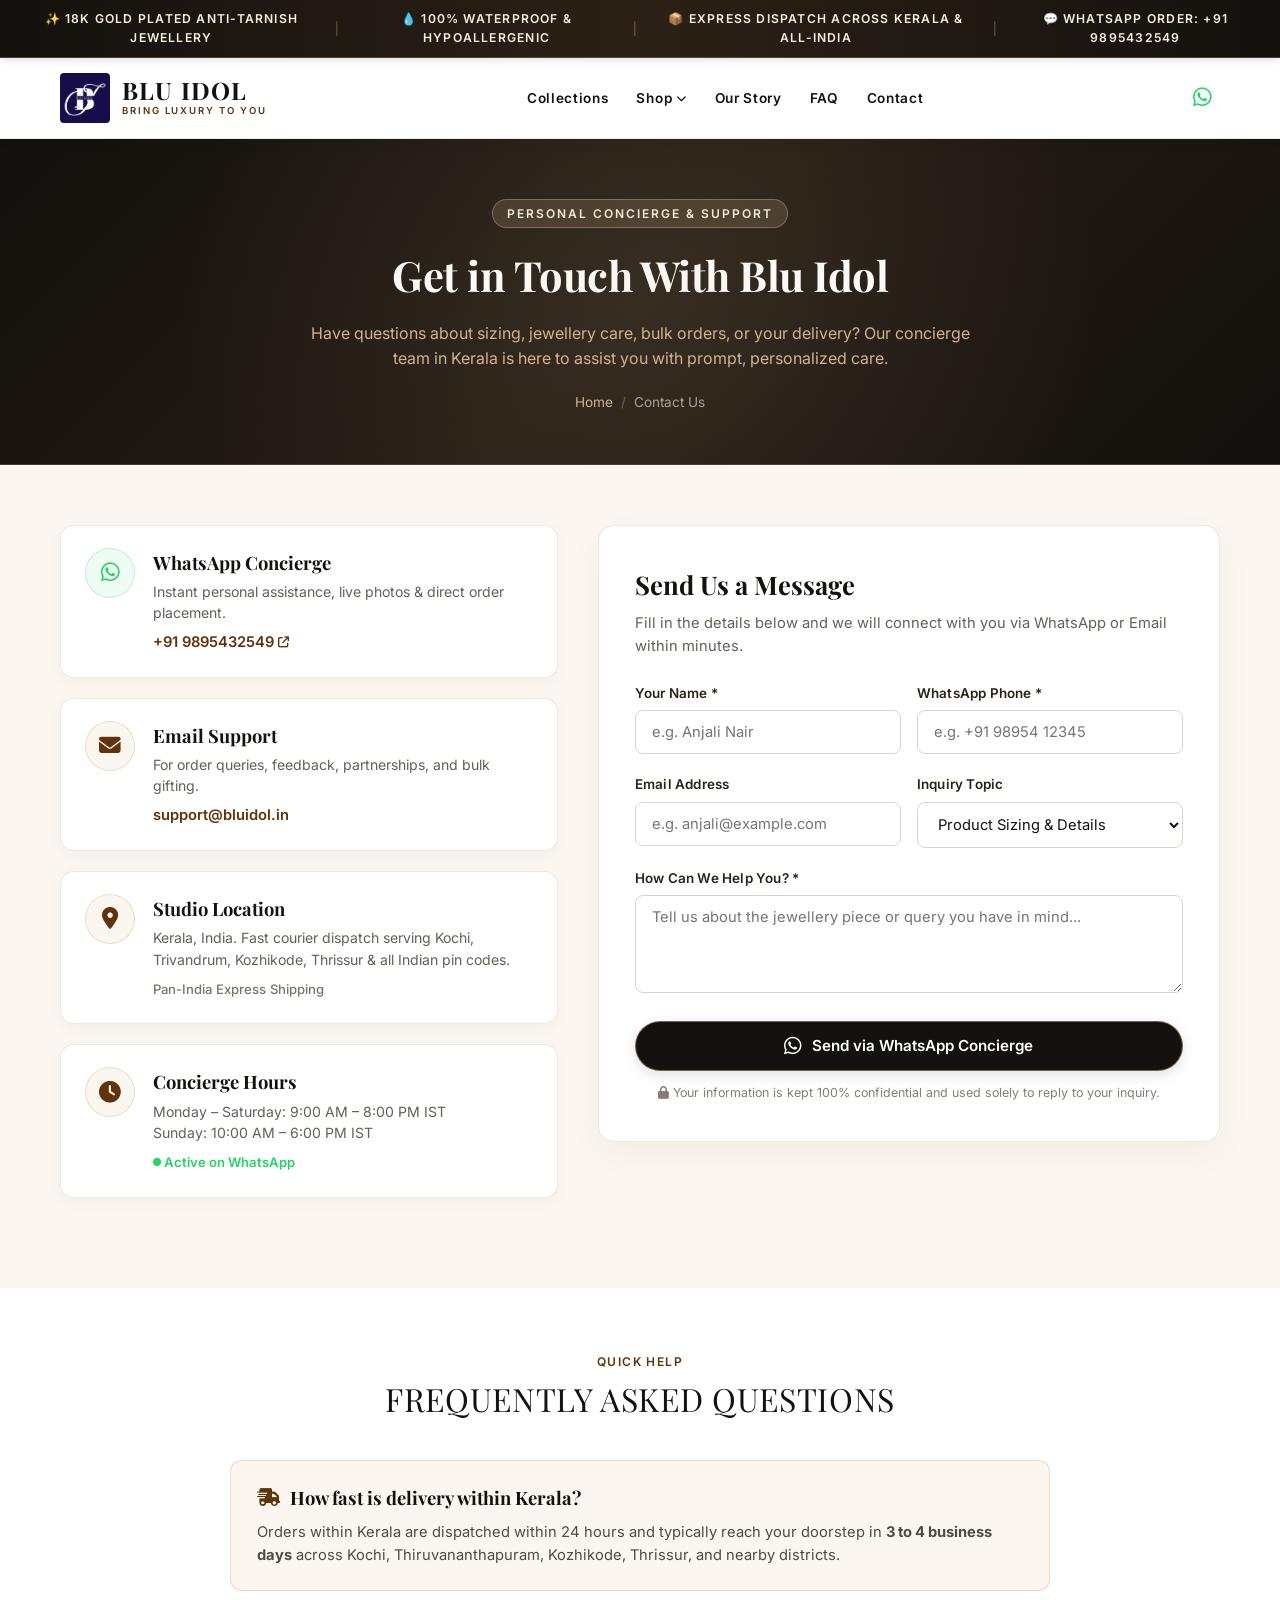
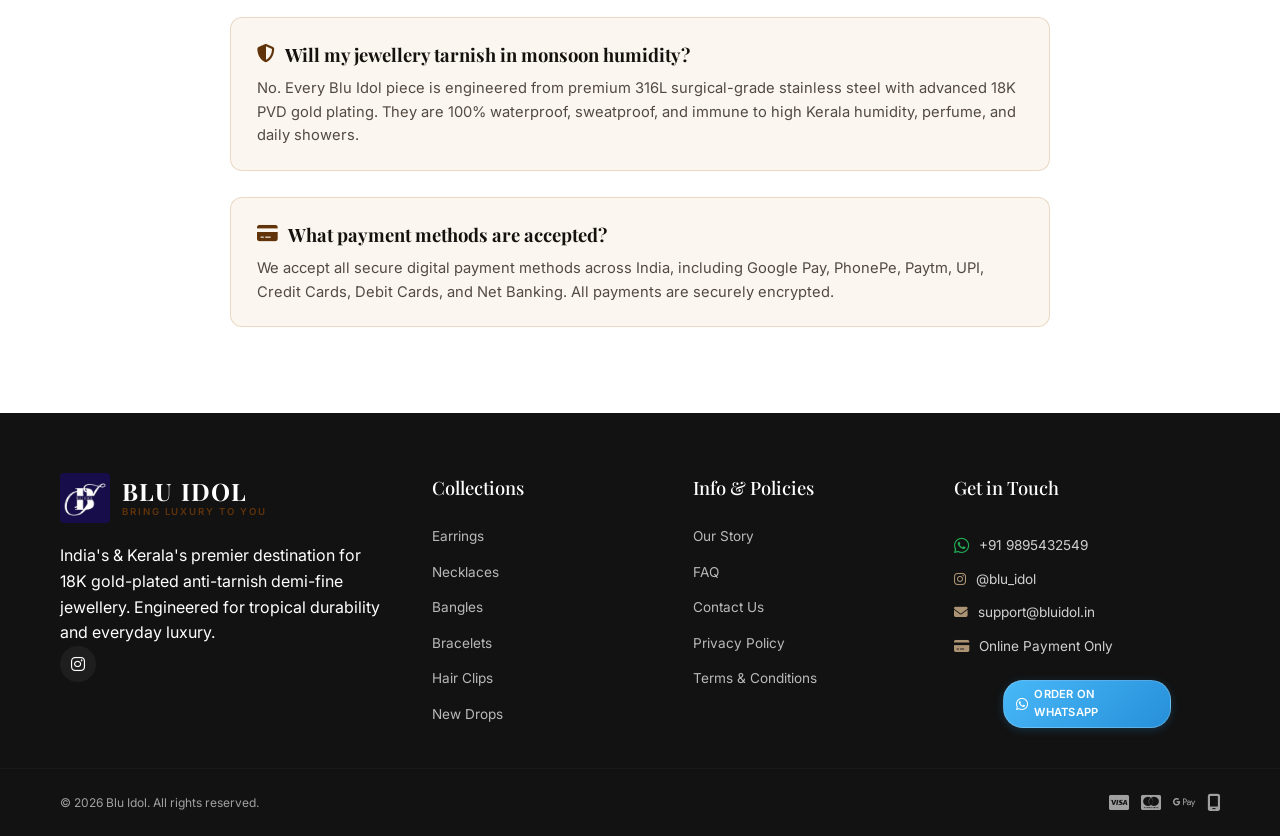
<file: contact.html>
<!DOCTYPE html>
<html lang="en">
<head>
  <!-- Google Tag Manager -->
  <script>(function(w,d,s,l,i){w[l]=w[l]||[];w[l].push({'gtm.start':
  new Date().getTime(),event:'gtm.js'});var f=d.getElementsByTagName(s)[0],
  j=d.createElement(s),dl=l!='dataLayer'?'&l='+l:'';j.async=true;j.src=
  'https://www.googletagmanager.com/gtm.js?id='+i+dl;f.parentNode.insertBefore(j,f);
  })(window,document,'script','dataLayer','GTM-MTPPNSLR');</script>
  <!-- End Google Tag Manager -->

  <!-- Google tag (gtag.js) - Google Analytics 4 -->
  <script async src="https://www.googletagmanager.com/gtag/js?id=G-24RZ1JTCJ5"></script>
  <script>
    window.dataLayer = window.dataLayer || [];
    function gtag(){dataLayer.push(arguments);}
    gtag('js', new Date());
    gtag('config', 'G-24RZ1JTCJ5');
  </script>
  <meta charset="UTF-8">
  <meta name="viewport" content="width=device-width, initial-scale=1.0, viewport-fit=cover">
  <meta name="apple-mobile-web-app-capable" content="yes">
  <meta name="apple-mobile-web-app-status-bar-style" content="default">
  <title>Contact Blu Idol – Customer Concierge, Orders & Support | Kerala, India</title>
  <meta name="description" content="Contact Blu Idol for 18K gold-plated anti-tarnish jewellery inquiries, custom sizing, delivery timelines across Kerala & pan-India, and direct WhatsApp concierge assistance (+91 9895432549).">
  <meta name="robots" content="index, follow, max-image-preview:large, max-snippet:-1, max-video-preview:-1">
  <link rel="canonical" href="https://www.bluidol.in/contact.html">
  <meta name="theme-color" content="#fbf7f0">
  <link rel="alternate" type="text/plain" href="https://www.bluidol.in/llms.txt" title="LLM Documentation">

  <!-- Open Graph -->
  <meta property="og:type" content="website">
  <meta property="og:site_name" content="Blu Idol">
  <meta property="og:url" content="https://www.bluidol.in/contact.html">
  <meta property="og:title" content="Contact Blu Idol – Customer Concierge, Orders & Support | Kerala, India">
  <meta property="og:description" content="Contact Blu Idol for 18K gold-plated anti-tarnish jewellery inquiries, custom sizing, delivery timelines across Kerala & pan-India, and direct WhatsApp concierge assistance (+91 9895432549).">
  <meta property="og:image" content="https://www.bluidol.in/images/hero.png">
  <meta property="og:locale" content="en_IN">

  <!-- Twitter / X -->
  <meta name="twitter:card" content="summary_large_image">
  <meta name="twitter:title" content="Contact Blu Idol – Customer Concierge, Orders & Support | Kerala, India">
  <meta name="twitter:description" content="Contact Blu Idol for 18K gold-plated anti-tarnish jewellery inquiries, custom sizing, delivery timelines across Kerala & pan-India, and direct WhatsApp concierge assistance (+91 9895432549).">
  <meta name="twitter:image" content="https://www.bluidol.in/images/hero.png">

  <!-- Favicon -->
  <link rel="icon" type="image/jpeg" href="images/logo.jpg">
  <link rel="apple-touch-icon" href="images/logo.jpg">

  <!-- Structured Data -->
  <script type="application/ld+json">
{
  "@context": "https://schema.org",
  "@type": "ContactPage",
  "@id": "https://www.bluidol.in/contact.html#webpage",
  "url": "https://www.bluidol.in/contact.html",
  "name": "Contact Blu Idol | Anti-Tarnish Demi-Fine Jewellery Concierge Kerala & India",
  "description": "Get in touch with Blu Idol customer concierge. Inquire about custom demi-fine jewellery, sizing, express 3-4 days delivery, and WhatsApp orders.",
  "mainEntity": {
    "@type": "JewelryStore",
    "name": "Blu Idol",
    "telephone": "+919895432549",
    "email": "support@bluidol.in",
    "url": "https://www.bluidol.in/",
    "address": {
      "@type": "PostalAddress",
      "addressRegion": "Kerala",
      "addressCountry": "IN"
    }
  }
}
  </script>

  <!-- Google Fonts & Font Awesome -->
  <link rel="preconnect" href="https://fonts.googleapis.com">
  <link rel="preconnect" href="https://fonts.gstatic.com" crossorigin>
  <link rel="preconnect" href="https://cdnjs.cloudflare.com" crossorigin>
  <link href="https://fonts.googleapis.com/css2?family=Playfair+Display:ital,wght@0,400;0,600;0,700;1,400&family=Inter:wght@300;400;500;600;700&display=swap" rel="stylesheet">
  <link rel="preload" href="https://cdnjs.cloudflare.com/ajax/libs/font-awesome/6.5.0/css/all.min.css" as="style" onload="this.onload=null;this.rel='stylesheet'">
  <noscript><link rel="stylesheet" href="https://cdnjs.cloudflare.com/ajax/libs/font-awesome/6.5.0/css/all.min.css"></noscript>
  <link rel="stylesheet" href="style.css?v=20260918-wa-lightblue-v12">
</head>
<body>
  <!-- Google Tag Manager (noscript) -->
  <noscript><iframe src="https://www.googletagmanager.com/ns.html?id=GTM-MTPPNSLR"
  height="0" width="0" style="display:none;visibility:hidden"></iframe></noscript>
  <!-- End Google Tag Manager (noscript) -->

  <!-- Announcement Bar -->
  <div class="announcement-bar" id="announcement-bar">
    <div class="announcement-content" id="ann-text">
      <span>✨ 18K GOLD PLATED ANTI-TARNISH JEWELLERY</span>
      <span class="separator">|</span>
      <span>💧 100% WATERPROOF &amp; HYPOALLERGENIC</span>
      <span class="separator">|</span>
      <span>📦 EXPRESS DISPATCH ACROSS KERALA &amp; ALL-INDIA</span>
      <span class="separator">|</span>
      <span>💬 WHATSAPP ORDER: +91 9895432549</span>
    </div>
    <button class="announcement-close" id="ann-close" aria-label="Close announcement">×</button>
  </div>

  <!-- Header -->
  <header class="header" id="header">
    <div class="header-inner container">
      <button class="hamburger" id="hamburger" aria-label="Open menu" aria-expanded="false">
        <span></span><span></span><span></span>
      </button>

      <div class="logo">
        <a href="index.html" id="logo-link" aria-label="Blu Idol Home">
          <img src="images/logo.webp" alt="Blu Idol Logo" class="logo-img-el" width="48" height="48" decoding="async">
          <div class="logo-text">
            <span class="logo-name">BLU IDOL</span>
            <span class="logo-tagline">Bring Luxury To You</span>
          </div>
        </a>
      </div>

      <nav class="nav-desktop" aria-label="Main navigation">
        <ul>
          <li><a href="index.html#collections" id="nav-collections">Collections</a></li>
          <li class="has-dropdown">
            <a href="index.html#shop" id="nav-shop">Shop <i class="fa fa-chevron-down fa-xs"></i></a>
            <ul class="dropdown">
              <li><a href="index.html#earrings">Earrings</a></li>
              <li><a href="index.html#jhumkas">Jhumkas</a></li>
              <li><a href="index.html#necklaces">Necklaces</a></li>
              <li><a href="index.html#bangles">Bangles</a></li>
              <li><a href="index.html#bracelets">Bracelets</a></li>
              <li><a href="index.html#anklets">Anklets</a></li>
              <li><a href="index.html#hair-clips">Hair Clips</a></li>
              <li><a href="index.html#clip-combos">Clip Combos</a></li>
            </ul>
          </li>
          <li><a href="index.html#about" id="nav-about">Our Story</a></li>
          <li><a href="index.html#faq" id="nav-faq">FAQ</a></li>
          <li><a href="contact.html" id="nav-contact">Contact</a></li>
        </ul>
      </nav>

      <div class="header-actions">
        <a href="https://wa.me/919895432549?text=Hi%20Blu%20Idol%2C%20I%20would%20like%20to%20inquire%20about%20your%20jewellery%20collection." target="_blank" rel="noopener" class="icon-btn whatsapp-btn" id="header-wa-btn" aria-label="WhatsApp Us" title="Chat on WhatsApp (+91 9895432549)">
          <i class="fa-brands fa-whatsapp" style="color: #25D366; font-size: 1.35rem;"></i>
        </a>
      </div>
    </div>

    <!-- Mobile Nav Drawer Overlay -->
    <div class="nav-mobile-overlay" id="nav-mobile-overlay" aria-hidden="true"></div>

    <!-- Mobile Nav Drawer -->
    <nav class="nav-mobile" id="nav-mobile" aria-label="Mobile navigation" aria-hidden="true">
      <div class="nav-mobile-header">
        <div class="logo">
          <img src="images/logo.webp" alt="Blu Idol" class="logo-img-el" width="48" height="48" decoding="async">
          <div class="logo-text">
            <span class="logo-name">BLU IDOL</span>
            <span class="logo-tagline">Bring Luxury To You</span>
          </div>
        </div>
        <button class="nav-close" id="nav-close" aria-label="Close menu">&times;</button>
      </div>
      <ul class="nav-mobile-links">
        <li><a href="index.html#collections">Collections</a></li>
        <li><a href="index.html#shop">All Jewellery</a></li>
        <li><a href="index.html#earrings">Earrings</a></li>
        <li><a href="index.html#necklaces">Necklaces</a></li>
        <li><a href="index.html#bangles">Bangles</a></li>
        <li><a href="index.html#about">Our Story</a></li>
        <li><a href="index.html#faq">FAQ</a></li>
        <li><a href="contact.html">Contact Us</a></li>
      </ul>
      <div class="nav-mobile-footer">
        <a href="https://wa.me/919895432549?text=Hi%20Blu%20Idol%2C%20I%20would%20like%20to%20order." target="_blank" rel="noopener" class="btn btn-whatsapp" style="width: 100%; justify-content: center;">
          <i class="fa-brands fa-whatsapp"></i> Chat on WhatsApp
        </a>
      </div>
    </nav>
  </header>

  <!-- Banner -->
  <section class="page-banner">
    <div class="container">
      <span class="page-banner-eyebrow">Personal Concierge &amp; Support</span>
      <h1 class="page-banner-title">Get in Touch With Blu Idol</h1>
      <p class="page-banner-desc">
        Have questions about sizing, jewellery care, bulk orders, or your delivery? Our concierge team in Kerala is here to assist you with prompt, personalized care.
      </p>
      <div class="breadcrumb-nav">
        <a href="index.html">Home</a>
        <span class="sep">/</span>
        <span>Contact Us</span>
      </div>
    </div>
  </section>

  <!-- Contact Layout -->
  <section class="contact-page-sec">
    <div class="container">
      <div class="contact-layout-grid">
        
        <!-- Left Column: Direct Info Cards -->
        <div class="contact-cards-col">
          
          <div class="contact-info-card">
            <div class="contact-card-icon wa">
              <i class="fa-brands fa-whatsapp"></i>
            </div>
            <div class="contact-card-text">
              <h4>WhatsApp Concierge</h4>
              <p>Instant personal assistance, live photos &amp; direct order placement.</p>
              <a href="https://wa.me/919895432549?text=Hi%20Blu%20Idol%2C%20I%20have%20an%20inquiry%20about%20your%20jewellery." target="_blank" rel="noopener">
                +91 9895432549 <i class="fa fa-arrow-up-right-from-square fa-xs"></i>
              </a>
            </div>
          </div>

          <div class="contact-info-card">
            <div class="contact-card-icon">
              <i class="fa fa-envelope"></i>
            </div>
            <div class="contact-card-text">
              <h4>Email Support</h4>
              <p>For order queries, feedback, partnerships, and bulk gifting.</p>
              <a href="mailto:support@bluidol.in">support@bluidol.in</a>
            </div>
          </div>

          <div class="contact-info-card">
            <div class="contact-card-icon">
              <i class="fa fa-location-dot"></i>
            </div>
            <div class="contact-card-text">
              <h4>Studio Location</h4>
              <p>Kerala, India. Fast courier dispatch serving Kochi, Trivandrum, Kozhikode, Thrissur &amp; all Indian pin codes.</p>
              <span style="font-size: 0.82rem; color: #7f7366; font-weight: 500;">Pan-India Express Shipping</span>
            </div>
          </div>

          <div class="contact-info-card">
            <div class="contact-card-icon">
              <i class="fa fa-clock"></i>
            </div>
            <div class="contact-card-text">
              <h4>Concierge Hours</h4>
              <p>Monday – Saturday: 9:00 AM – 8:00 PM IST<br>Sunday: 10:00 AM – 6:00 PM IST</p>
              <span style="font-size: 0.82rem; color: #25D366; font-weight: 600;"><i class="fa fa-circle fa-2xs"></i> Active on WhatsApp</span>
            </div>
          </div>

        </div>

        <!-- Right Column: Interactive Form -->
        <div class="contact-form-card">
          <h3>Send Us a Message</h3>
          <p class="form-subtitle">Fill in the details below and we will connect with you via WhatsApp or Email within minutes.</p>
          
          <form id="contact-inquiry-form">
            <div class="form-row-2">
              <div class="form-field">
                <label for="contact-name">Your Name *</label>
                <input type="text" id="contact-name" name="name" placeholder="e.g. Anjali Nair" required>
              </div>
              <div class="form-field">
                <label for="contact-phone">WhatsApp Phone *</label>
                <input type="tel" id="contact-phone" name="phone" placeholder="e.g. +91 98954 12345" required>
              </div>
            </div>

            <div class="form-row-2">
              <div class="form-field">
                <label for="contact-email">Email Address</label>
                <input type="email" id="contact-email" name="email" placeholder="e.g. anjali@example.com">
              </div>
              <div class="form-field">
                <label for="contact-subject">Inquiry Topic</label>
                <select id="contact-subject" name="subject">
                  <option value="Product Sizing & Details">Product Sizing &amp; Details</option>
                  <option value="Order & Delivery Status">Order &amp; Delivery Status</option>
                  <option value="Express 3-4 Days Delivery">Express 3-4 Days Delivery</option>
                  <option value="Custom Gift Box / Combos">Custom Gift Box / Combos</option>
                  <option value="Wholesale / Reseller">Wholesale / Reseller Inquiry</option>
                  <option value="Other">Other Inquiry</option>
                </select>
              </div>
            </div>

            <div class="form-field">
              <label for="contact-message">How Can We Help You? *</label>
              <textarea id="contact-message" name="message" rows="4" placeholder="Tell us about the jewellery piece or query you have in mind..." required></textarea>
            </div>

            <button type="submit" class="btn-form-wa" id="submit-contact-btn">
              <i class="fa-brands fa-whatsapp" style="font-size: 1.25rem;"></i> Send via WhatsApp Concierge
            </button>
            <p style="text-align: center; font-size: 0.78rem; color: #887d72; margin-top: 12px;">
              <i class="fa fa-lock"></i> Your information is kept 100% confidential and used solely to reply to your inquiry.
            </p>
          </form>
        </div>

      </div>
    </div>
  </section>

  <!-- Quick FAQ Section -->
  <section class="section" style="background: #ffffff; padding: 60px 0;">
    <div class="container" style="max-width: 860px;">
      <div class="section-header" style="margin-bottom: 36px;">
        <span class="section-eyebrow">Quick Help</span>
        <h2 class="section-title" style="font-size: 2rem;">Frequently Asked Questions</h2>
      </div>
      
      <div class="policy-callout">
        <h4><i class="fa fa-truck-fast" style="color: #61330a;"></i> How fast is delivery within Kerala?</h4>
        <p>Orders within Kerala are dispatched within 24 hours and typically reach your doorstep in <strong>3 to 4 business days</strong> across Kochi, Thiruvananthapuram, Kozhikode, Thrissur, and nearby districts.</p>
      </div>

      <div class="policy-callout">
        <h4><i class="fa fa-shield-halved" style="color: #61330a;"></i> Will my jewellery tarnish in monsoon humidity?</h4>
        <p>No. Every Blu Idol piece is engineered from premium 316L surgical-grade stainless steel with advanced 18K PVD gold plating. They are 100% waterproof, sweatproof, and immune to high Kerala humidity, perfume, and daily showers.</p>
      </div>

      <div class="policy-callout">
        <h4><i class="fa fa-credit-card" style="color: #61330a;"></i> What payment methods are accepted?</h4>
        <p>We accept all secure digital payment methods across India, including Google Pay, PhonePe, Paytm, UPI, Credit Cards, Debit Cards, and Net Banking. All payments are securely encrypted.</p>
      </div>
    </div>
  </section>

  <script>
    document.getElementById('contact-inquiry-form').addEventListener('submit', (e) => {
      e.preventDefault();
      const name = document.getElementById('contact-name').value.trim();
      const phone = document.getElementById('contact-phone').value.trim();
      const email = document.getElementById('contact-email').value.trim();
      const subject = document.getElementById('contact-subject').value;
      const message = document.getElementById('contact-message').value.trim();

      const text = `Hi Blu Idol Concierge!%0A%0A*Name:* ${encodeURIComponent(name)}%0A*Phone:* ${encodeURIComponent(phone)}${email ? '%0A*Email:* ' + encodeURIComponent(email) : ''}%0A*Topic:* ${encodeURIComponent(subject)}%0A*Message:* ${encodeURIComponent(message)}`;
      
      if (typeof gtag === 'function') {
        gtag('event', 'generate_lead', {
          event_category: 'contact_form',
          event_label: subject
        });
      }

      window.open(`https://wa.me/919895432549?text=${text}`, '_blank');
    });
  </script>

  <!-- Footer -->
  <footer class="footer" id="footer">
    <div class="container footer-inner">
      <div class="footer-brand">
        <div class="logo">
          <a href="index.html" aria-label="Blu Idol Home">
            <img src="images/logo.webp" alt="Blu Idol" class="logo-img-el" width="48" height="48" decoding="async">
            <div class="logo-text">
              <span class="logo-name">BLU IDOL</span>
              <span class="logo-tagline">Bring Luxury To You</span>
            </div>
          </a>
        </div>
        <p class="footer-tagline">
          India's &amp; Kerala's premier destination for 18K gold-plated anti-tarnish demi-fine jewellery. Engineered for tropical durability and everyday luxury.
        </p>
        <div class="footer-social" id="footer-social">
          <a href="https://www.instagram.com/blu_idol/" target="_blank" rel="noopener" aria-label="Instagram" id="footer-ig">
            <i class="fa-brands fa-instagram"></i>
          </a>
        </div>
      </div>

      <div class="footer-links" id="footer-links-shop">
        <h4>Collections</h4>
        <ul>
          <li><a href="index.html#earrings">Earrings</a></li>
          <li><a href="index.html#necklaces">Necklaces</a></li>
          <li><a href="index.html#bangles">Bangles</a></li>
          <li><a href="index.html#bracelets">Bracelets</a></li>
          <li><a href="index.html#hair-clips">Hair Clips</a></li>
          <li><a href="index.html#shop">New Drops</a></li>
        </ul>
      </div>

      <div class="footer-links" id="footer-links-info">
        <h4>Info &amp; Policies</h4>
        <ul>
          <li><a href="index.html#about">Our Story</a></li>
          <li><a href="index.html#faq">FAQ</a></li>
          <li><a href="contact.html">Contact Us</a></li>
          <li><a href="privacy-policy.html">Privacy Policy</a></li>
          <li><a href="terms-and-conditions.html">Terms &amp; Conditions</a></li>
        </ul>
      </div>

      <div class="footer-contact" id="contact">
        <h4>Get in Touch</h4>
        <div class="contact-item">
          <i class="fa-brands fa-whatsapp" style="color: #25D366; font-size: 1.1rem;"></i>
          <a href="https://wa.me/919895432549?text=Hi%20Blu%20Idol%2C%20I%20would%20like%20to%20order." target="_blank" rel="noopener">+91 9895432549</a>
        </div>
        <div class="contact-item">
          <i class="fa-brands fa-instagram"></i>
          <a href="https://www.instagram.com/blu_idol/" target="_blank" rel="noopener">@blu_idol</a>
        </div>
        <div class="contact-item">
          <i class="fa fa-envelope"></i>
          <span>support@bluidol.in</span>
        </div>
        <div class="contact-item">
          <i class="fa fa-credit-card"></i>
          <span>Online Payment Only</span>
        </div>
        <a href="https://wa.me/919895432549?text=Hi%20Blu%20Idol%2C%20I%20would%20like%20to%20order." target="_blank" rel="noopener" class="btn btn-whatsapp btn-sm" style="margin-top: 10px;">
          <i class="fa-brands fa-whatsapp"></i> Order on WhatsApp
        </a>
      </div>
    </div>

    <div class="footer-bottom" id="footer-bottom">
      <div class="container">
        <p>&copy; 2026 Blu Idol. All rights reserved.</p>
        <div class="payment-icons">
          <i class="fa-brands fa-cc-visa"></i>
          <i class="fa-brands fa-cc-mastercard"></i>
          <i class="fa-brands fa-google-pay"></i>
          <i class="fa fa-mobile-screen"></i>
        </div>
      </div>
    </div>
  </footer>

  <!-- Script for Mobile Menu & Announcement Close -->
  <script>
    document.addEventListener('DOMContentLoaded', () => {
      // Announcement close
      const annClose = document.getElementById('ann-close');
      const annBar = document.getElementById('announcement-bar');
      if (annClose && annBar) {
        annClose.addEventListener('click', () => {
          annBar.style.display = 'none';
        });
      }

      // Mobile Menu
      const hamburger = document.getElementById('hamburger');
      const navMobile = document.getElementById('nav-mobile');
      const navOverlay = document.getElementById('nav-mobile-overlay');
      const navClose = document.getElementById('nav-close');

      function openMenu() {
        if (hamburger) hamburger.classList.add('open');
        if (navMobile) navMobile.classList.add('active');
        if (navOverlay) navOverlay.classList.add('active');
        document.body.classList.add('menu-open');
      }

      function closeMenu() {
        if (hamburger) hamburger.classList.remove('open');
        if (navMobile) navMobile.classList.remove('active');
        if (navOverlay) navOverlay.classList.remove('active');
        document.body.classList.remove('menu-open');
      }

      if (hamburger) hamburger.addEventListener('click', openMenu);
      if (navClose) navClose.addEventListener('click', closeMenu);
      if (navOverlay) navOverlay.addEventListener('click', closeMenu);
    });
  </script>
</body>
</html>
</file>
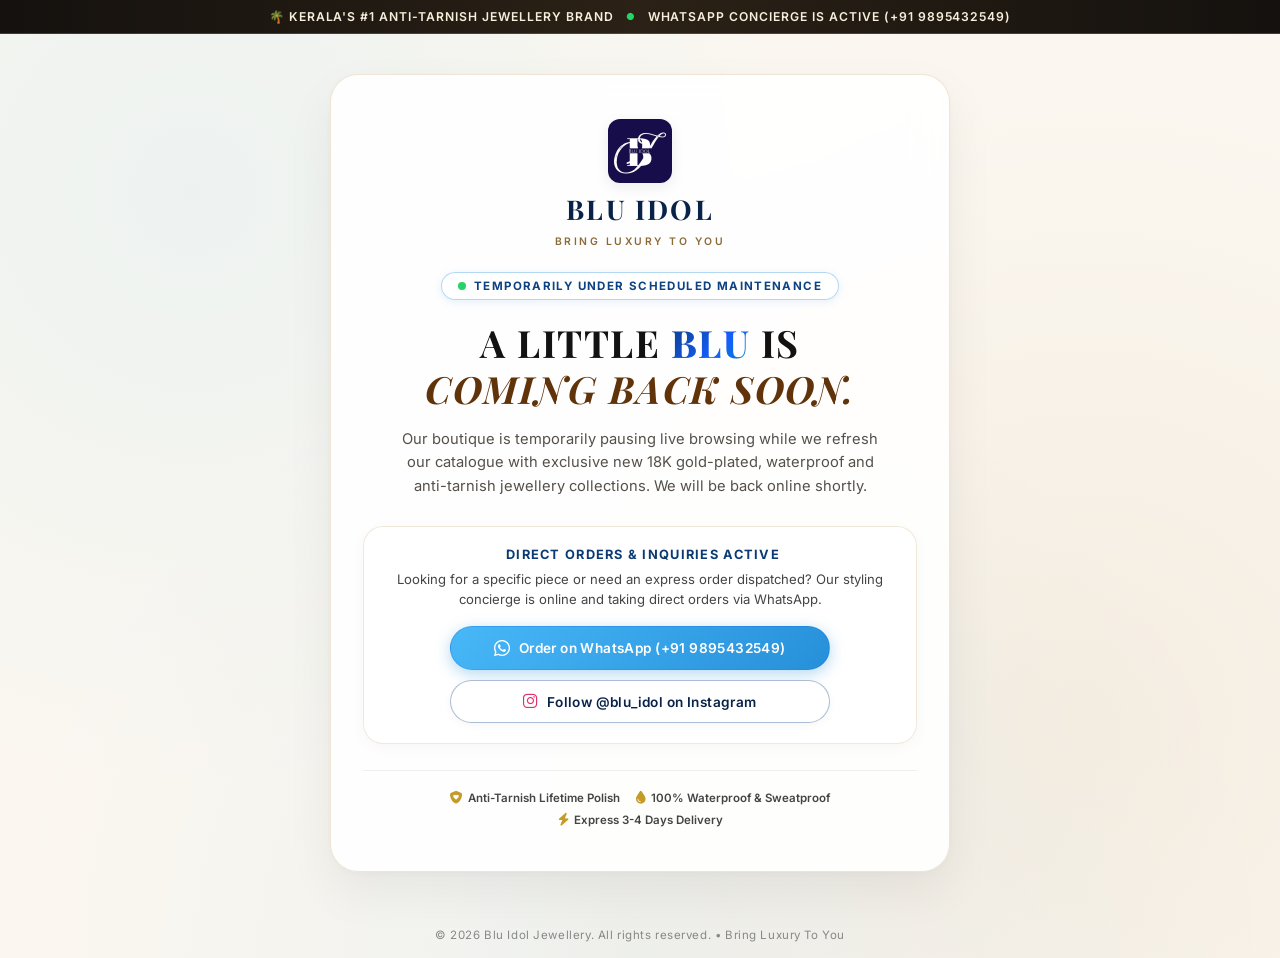
<file: maintenance.html>
﻿<!DOCTYPE html>
<html lang="en">
<head>
  <meta charset="UTF-8">
  <meta name="viewport" content="width=device-width, initial-scale=1.0">
  <title>Blu Idol - Scheduled Maintenance | Bring Luxury To You</title>
  <meta name="description" content="Blu Idol is currently undergoing scheduled maintenance. Our WhatsApp concierge is active for direct orders: +91 9895432549.">
  <meta name="robots" content="noindex, nofollow">
  <meta http-equiv="Retry-After" content="86400">

  <!-- Favicon -->
  <link rel="icon" type="image/webp" href="images/logo.webp">
  <link rel="apple-touch-icon" href="images/logo.webp">

  <!-- Preconnect and Fonts -->
  <link rel="preconnect" href="https://fonts.googleapis.com">
  <link rel="preconnect" href="https://fonts.gstatic.com" crossorigin>
  <link href="https://fonts.googleapis.com/css2?family=Playfair+Display:ital,wght@0,500;0,700;1,500&family=Inter:wght@400;500;600;700&display=swap" rel="stylesheet">
  <link rel="stylesheet" href="https://cdnjs.cloudflare.com/ajax/libs/font-awesome/6.5.0/css/all.min.css">

  <style>
    *, *::before, *::after {
      box-sizing: border-box;
      margin: 0;
      padding: 0;
    }

    :root {
      --bg-cream: #fbf7f0;
      --bg-card: rgba(255, 255, 255, 0.90);
      --text-dark: #121212;
      --text-muted: #55504a;
      --font-serif: 'Playfair Display', Georgia, serif;
      --font-sans: 'Inter', system-ui, -apple-system, sans-serif;
    }

    body {
      font-family: var(--font-sans);
      background-color: var(--bg-cream);
      color: var(--text-dark);
      min-height: 100vh;
      min-height: 100svh;
      display: flex;
      flex-direction: column;
      position: relative;
      overflow-x: hidden;
      background-image: 
        radial-gradient(circle at 15% 20%, rgba(72, 184, 248, 0.08) 0%, transparent 45%),
        radial-gradient(circle at 85% 75%, rgba(210, 180, 140, 0.15) 0%, transparent 50%),
        radial-gradient(circle at 50% 100%, rgba(38, 143, 217, 0.06) 0%, transparent 55%);
    }

    .announcement-bar {
      background: linear-gradient(90deg, #14110e 0%, #2b2116 50%, #14110e 100%);
      color: #f7eedb;
      padding: 9px 16px;
      text-align: center;
      font-size: 0.76rem;
      letter-spacing: 0.08em;
      font-weight: 600;
      display: flex;
      justify-content: center;
      align-items: center;
      gap: 12px;
      border-bottom: 1px solid rgba(210, 180, 140, 0.25);
    }
    .announcement-bar span.dot {
      color: #25D366;
      font-size: 0.6rem;
    }

    .maintenance-wrapper {
      flex: 1;
      display: flex;
      align-items: center;
      justify-content: center;
      padding: 40px 20px;
      position: relative;
      z-index: 2;
    }

    .maintenance-card {
      background: var(--bg-card);
      backdrop-filter: blur(16px);
      -webkit-backdrop-filter: blur(16px);
      border: 1px solid rgba(210, 180, 140, 0.35);
      border-radius: 28px;
      padding: 44px 32px;
      max-width: 620px;
      width: 100%;
      text-align: center;
      box-shadow: 
        0 20px 50px rgba(0, 0, 0, 0.06),
        0 2px 10px rgba(0, 0, 0, 0.03);
      position: relative;
    }

    .logo-container {
      display: inline-flex;
      flex-direction: column;
      align-items: center;
      gap: 8px;
      margin-bottom: 24px;
      text-decoration: none;
    }
    .logo-img {
      width: 64px;
      height: 64px;
      object-fit: contain;
      border-radius: 12px;
      box-shadow: 0 4px 14px rgba(0, 0, 0, 0.08);
    }
    .logo-name {
      font-family: var(--font-serif);
      font-size: 1.7rem;
      font-weight: 700;
      letter-spacing: 0.08em;
      color: #092348;
    }
    .logo-tagline {
      font-size: 0.65rem;
      letter-spacing: 0.24em;
      text-transform: uppercase;
      color: #8c6a38;
      font-weight: 600;
    }

    .status-badge {
      display: inline-flex;
      align-items: center;
      gap: 8px;
      background: rgba(255, 255, 255, 0.95);
      border: 1px solid rgba(38, 143, 217, 0.35);
      border-radius: 50px;
      padding: 6px 16px;
      font-size: 0.72rem;
      font-weight: 700;
      letter-spacing: 0.12em;
      color: #0d4285;
      text-transform: uppercase;
      margin-bottom: 20px;
      box-shadow: 0 2px 8px rgba(38, 143, 217, 0.12);
    }
    .pulse-dot {
      width: 8px;
      height: 8px;
      background-color: #25D366;
      border-radius: 50%;
      box-shadow: 0 0 0 0 rgba(37, 211, 102, 0.7);
      animation: pulse-green 2s infinite;
    }
    @keyframes pulse-green {
      0% {
        transform: scale(0.95);
        box-shadow: 0 0 0 0 rgba(37, 211, 102, 0.7);
      }
      70% {
        transform: scale(1);
        box-shadow: 0 0 0 8px rgba(37, 211, 102, 0);
      }
      100% {
        transform: scale(0.95);
        box-shadow: 0 0 0 0 rgba(37, 211, 102, 0);
      }
    }

    .maintenance-title {
      font-family: var(--font-serif);
      font-size: clamp(1.8rem, 5vw, 2.35rem);
      line-height: 1.22;
      color: #121212;
      margin-bottom: 16px;
      text-transform: uppercase;
      letter-spacing: 0.04em;
    }
    .accent-blu {
      background: linear-gradient(135deg, #093b7b 0%, #155dfc 60%, #0284c7 100%);
      -webkit-background-clip: text;
      -webkit-text-fill-color: transparent;
      display: inline;
      font-weight: 800;
    }
    .accent-italic {
      font-family: var(--font-serif);
      font-style: italic;
      color: #61330a;
    }

    .maintenance-desc {
      font-size: 0.92rem;
      line-height: 1.6;
      color: var(--text-muted);
      margin-bottom: 28px;
      max-width: 500px;
      margin-left: auto;
      margin-right: auto;
    }

    .concierge-card {
      background: rgba(255, 255, 255, 0.95);
      border: 1px solid rgba(210, 180, 140, 0.3);
      border-radius: 20px;
      padding: 20px;
      margin-bottom: 26px;
      box-shadow: 0 4px 16px rgba(0, 0, 0, 0.03);
    }
    .concierge-header {
      font-size: 0.8rem;
      font-weight: 700;
      text-transform: uppercase;
      letter-spacing: 0.1em;
      color: #0b3a75;
      margin-bottom: 8px;
      display: flex;
      align-items: center;
      justify-content: center;
      gap: 6px;
    }
    .concierge-sub {
      font-size: 0.82rem;
      line-height: 1.5;
      color: #444;
      margin-bottom: 16px;
    }

    .actions-wrap {
      display: flex;
      flex-direction: column;
      gap: 10px;
      width: 100%;
      max-width: 380px;
      margin: 0 auto;
    }

    .btn {
      display: inline-flex;
      align-items: center;
      justify-content: center;
      gap: 8px;
      padding: 12px 24px;
      border-radius: 50px;
      font-size: 0.85rem;
      font-weight: 600;
      text-decoration: none;
      letter-spacing: 0.03em;
      transition: all 0.25s ease;
      touch-action: manipulation;
    }

    .btn-wa {
      background: linear-gradient(135deg, #48b8f8 0%, #268fd9 100%);
      color: #ffffff !important;
      border: 1px solid rgba(26, 115, 232, 0.3);
      box-shadow: 0 4px 15px rgba(38, 143, 217, 0.35);
    }
    .btn-wa:hover {
      background: linear-gradient(135deg, #268fd9 0%, #1565c0 100%);
      transform: translateY(-2px);
      box-shadow: 0 6px 20px rgba(38, 143, 217, 0.45);
    }
    .btn-wa i {
      font-size: 1.15rem;
    }

    .btn-insta {
      background: rgba(255, 255, 255, 0.95);
      color: #092348;
      border: 1.5px solid rgba(13, 66, 133, 0.35);
      box-shadow: 0 2px 10px rgba(0, 0, 0, 0.04);
    }
    .btn-insta:hover {
      background: #fdfaf6;
      border-color: #092348;
      transform: translateY(-1px);
    }
    .btn-insta i {
      color: #E1306C;
      font-size: 1.05rem;
    }

    .features-list {
      display: flex;
      flex-wrap: wrap;
      justify-content: center;
      gap: 8px 16px;
      margin-top: 24px;
      padding-top: 20px;
      border-top: 1px solid rgba(0, 0, 0, 0.06);
    }
    .feature-tag {
      font-size: 0.72rem;
      font-weight: 600;
      color: #444;
      display: inline-flex;
      align-items: center;
      gap: 5px;
    }
    .feature-tag i {
      color: #c59b27;
      font-size: 0.8rem;
    }

    .maintenance-footer {
      text-align: center;
      padding: 16px;
      font-size: 0.72rem;
      color: #888;
      letter-spacing: 0.05em;
    }

    @media (max-width: 480px) {
      .maintenance-card {
        padding: 32px 20px;
        border-radius: 22px;
      }
      .logo-name {
        font-size: 1.45rem;
      }
      .maintenance-title {
        font-size: 1.6rem;
      }
      .btn {
        padding: 11px 18px;
        font-size: 0.82rem;
      }
    }
  </style>
</head>
<body>

  <div class="announcement-bar">
    <span>🌴 KERALA'S #1 ANTI-TARNISH JEWELLERY BRAND</span>
    <span class="dot">●</span>
    <span>WHATSAPP CONCIERGE IS ACTIVE (+91 9895432549)</span>
  </div>

  <div class="maintenance-wrapper">
    <div class="maintenance-card">
      
      <a href="#" class="logo-container" aria-label="Blu Idol Home">
        <img src="images/logo.webp" alt="Blu Idol Logo" class="logo-img" width="64" height="64">
        <span class="logo-name">BLU IDOL</span>
        <span class="logo-tagline">Bring Luxury To You</span>
      </a>

      <div>
        <div class="status-badge">
          <span class="pulse-dot"></span>
          <span>Temporarily Under Scheduled Maintenance</span>
        </div>
      </div>

      <h1 class="maintenance-title">
        A Little <span class="accent-blu">Blu</span> Is<br>
        <span class="accent-italic">Coming Back Soon.</span>
      </h1>

      <p class="maintenance-desc">
        Our boutique is temporarily pausing live browsing while we refresh our catalogue with exclusive new 18K gold-plated, waterproof and anti-tarnish jewellery collections. We will be back online shortly.
      </p>

      <div class="concierge-card">
        <div class="concierge-header">
          <i class="fa fa-sparkles"></i> Direct Orders &amp; Inquiries Active
        </div>
        <p class="concierge-sub">
          Looking for a specific piece or need an express order dispatched? Our styling concierge is online and taking direct orders via WhatsApp.
        </p>

        <div class="actions-wrap">
          <a href="https://wa.me/919895432549?text=Hi%20Blu%20Idol%2C%20I%20would%20like%20to%20place%20an%20order%20or%20inquire%20about%20your%20jewellery%20collection." target="_blank" rel="noopener" class="btn btn-wa">
            <i class="fa-brands fa-whatsapp"></i> Order on WhatsApp (+91 9895432549)
          </a>
          <a href="https://www.instagram.com/blu_idol/" target="_blank" rel="noopener" class="btn btn-insta">
            <i class="fa-brands fa-instagram"></i> Follow @blu_idol on Instagram
          </a>
        </div>
      </div>

      <div class="features-list">
        <span class="feature-tag"><i class="fa fa-shield-heart"></i> Anti-Tarnish Lifetime Polish</span>
        <span class="feature-tag"><i class="fa fa-droplet"></i> 100% Waterproof &amp; Sweatproof</span>
        <span class="feature-tag"><i class="fa fa-bolt"></i> Express 3-4 Days Delivery</span>
      </div>

    </div>
  </div>

  <footer class="maintenance-footer">
    &copy; 2026 Blu Idol Jewellery. All rights reserved. &bull; Bring Luxury To You
  </footer>

</body>
</html>
</file>
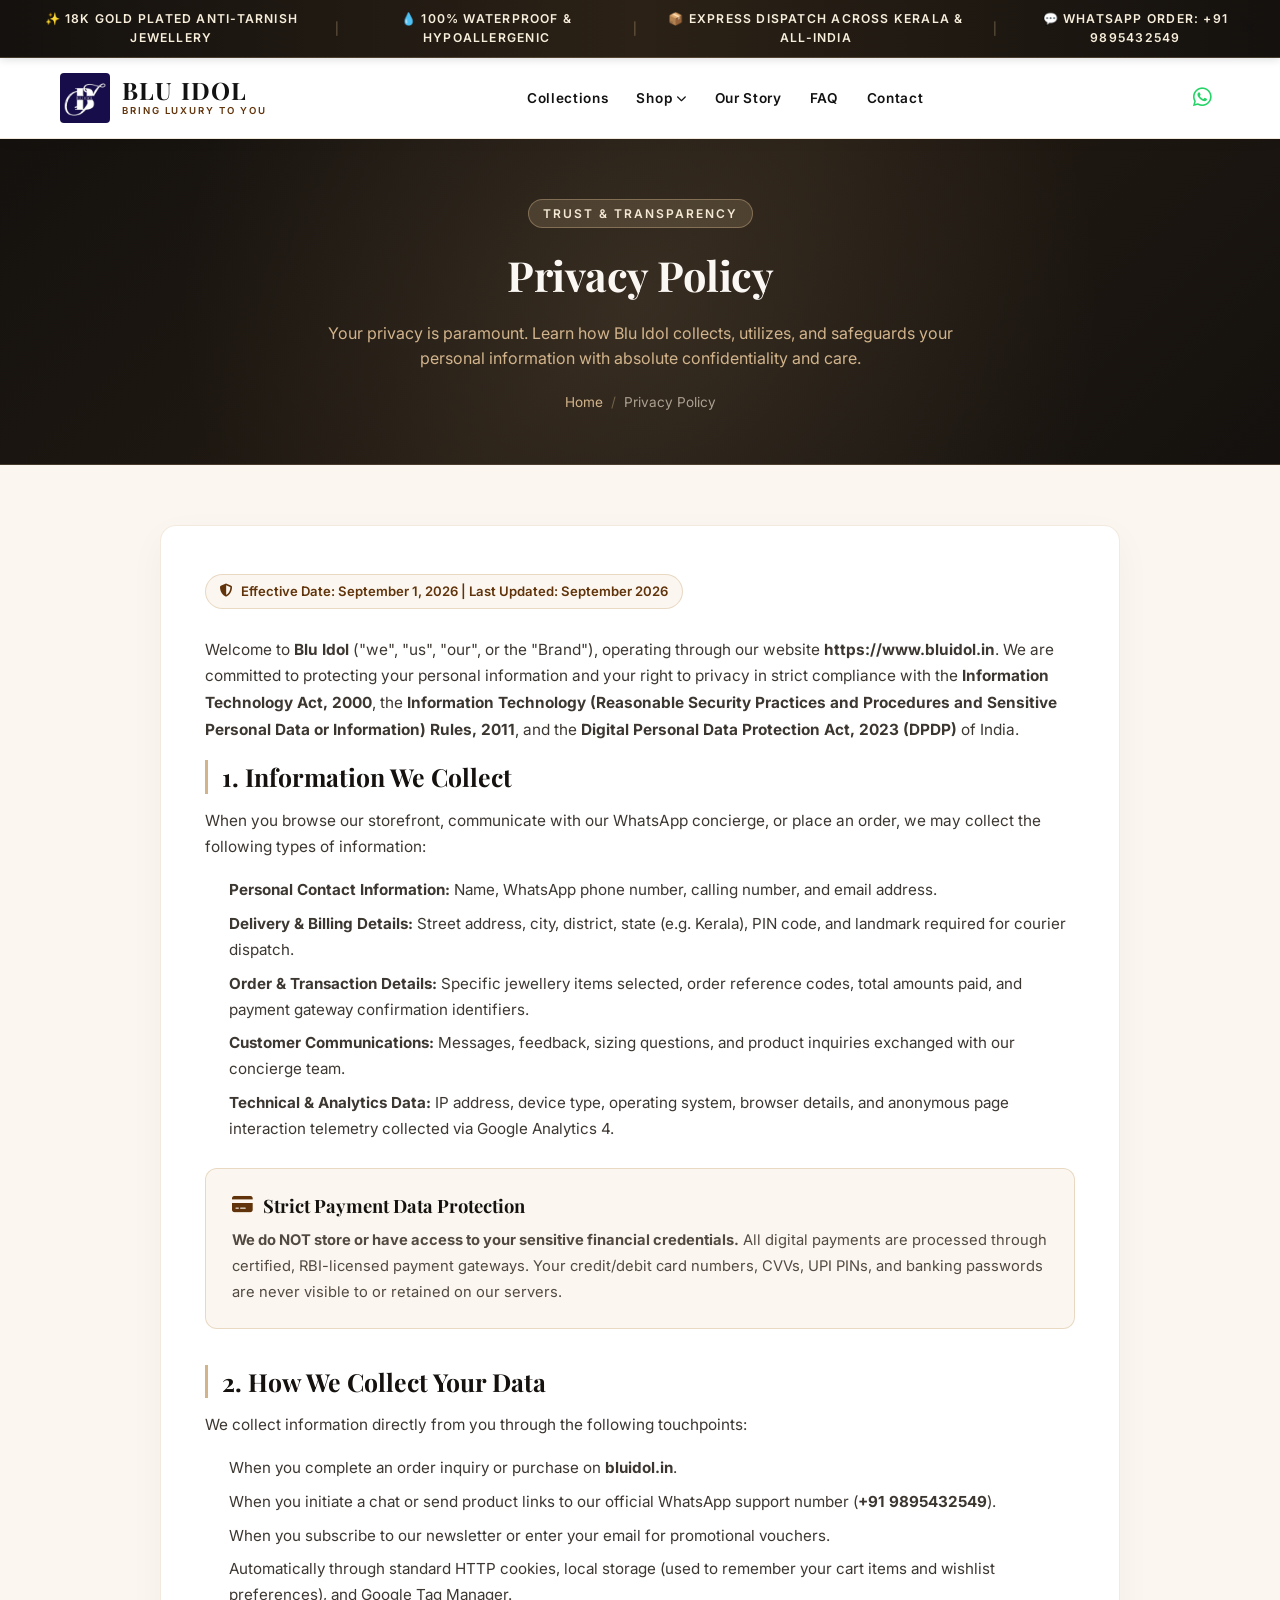
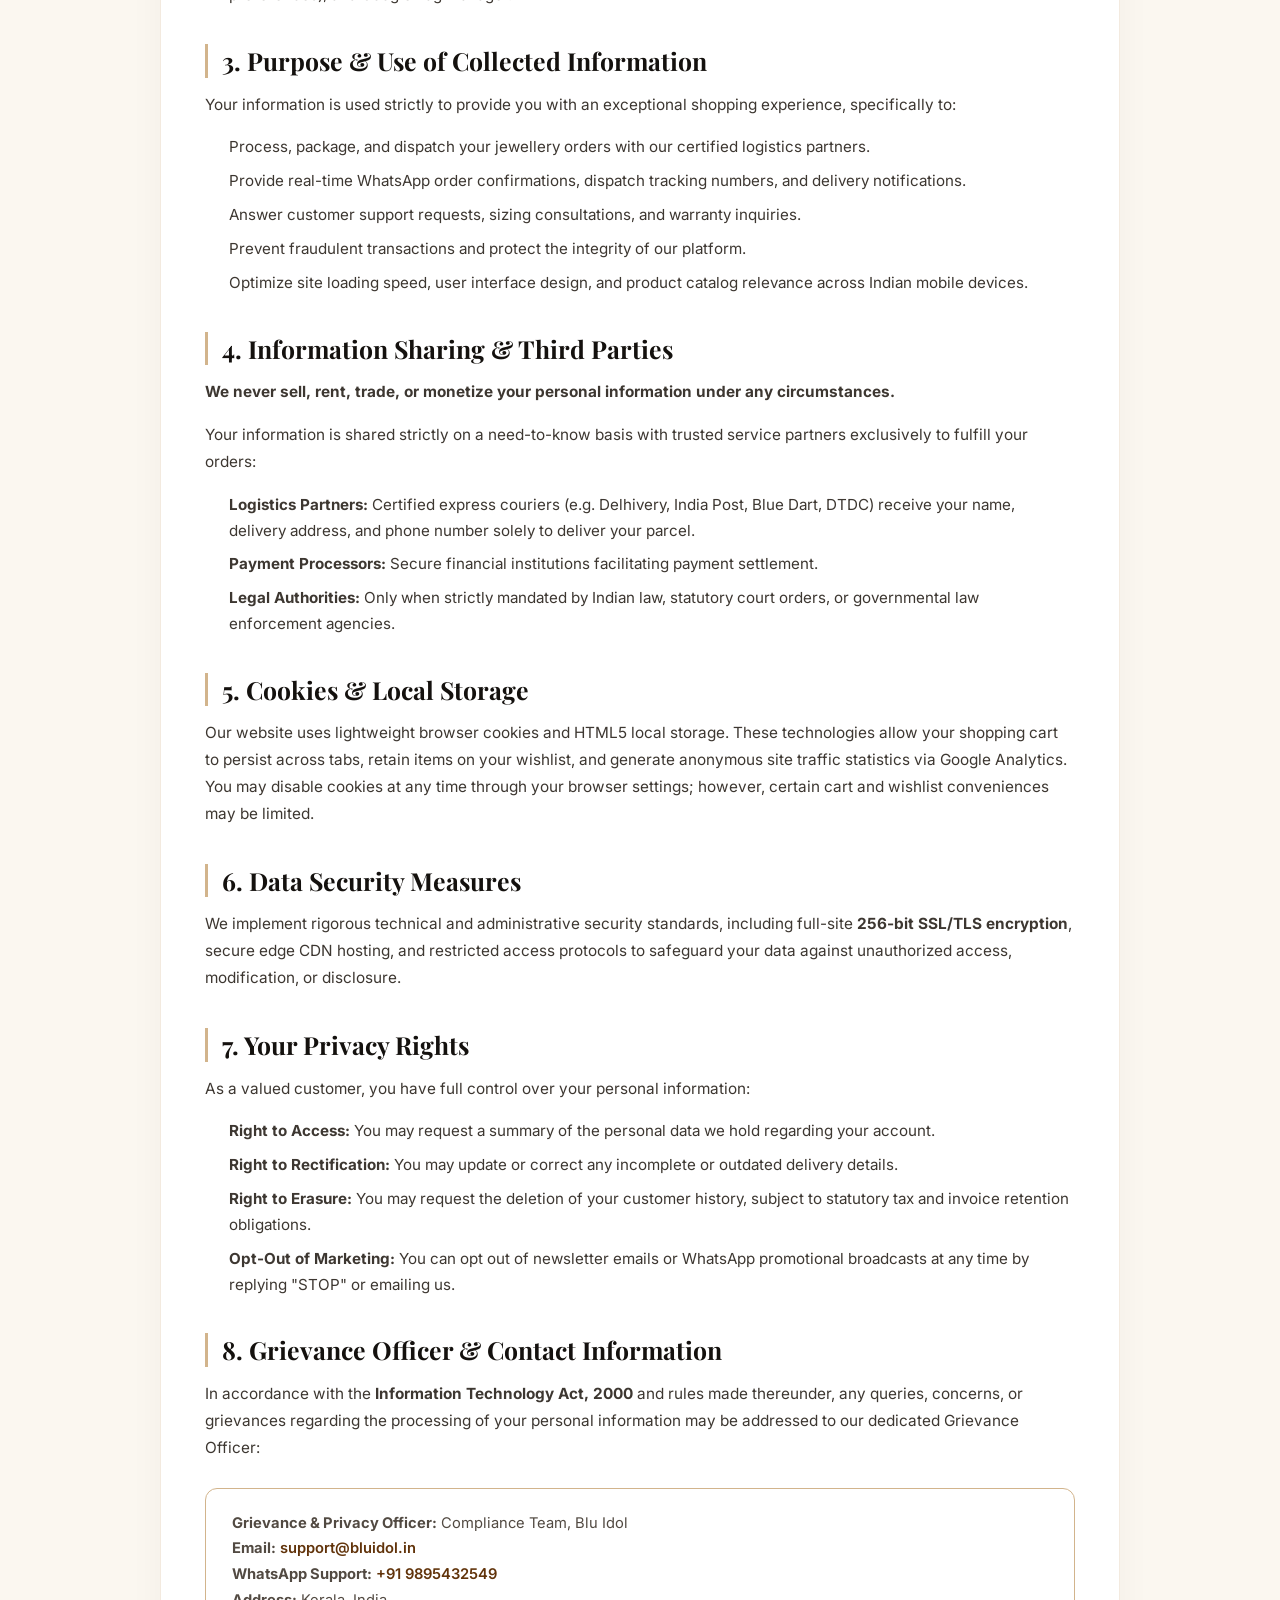
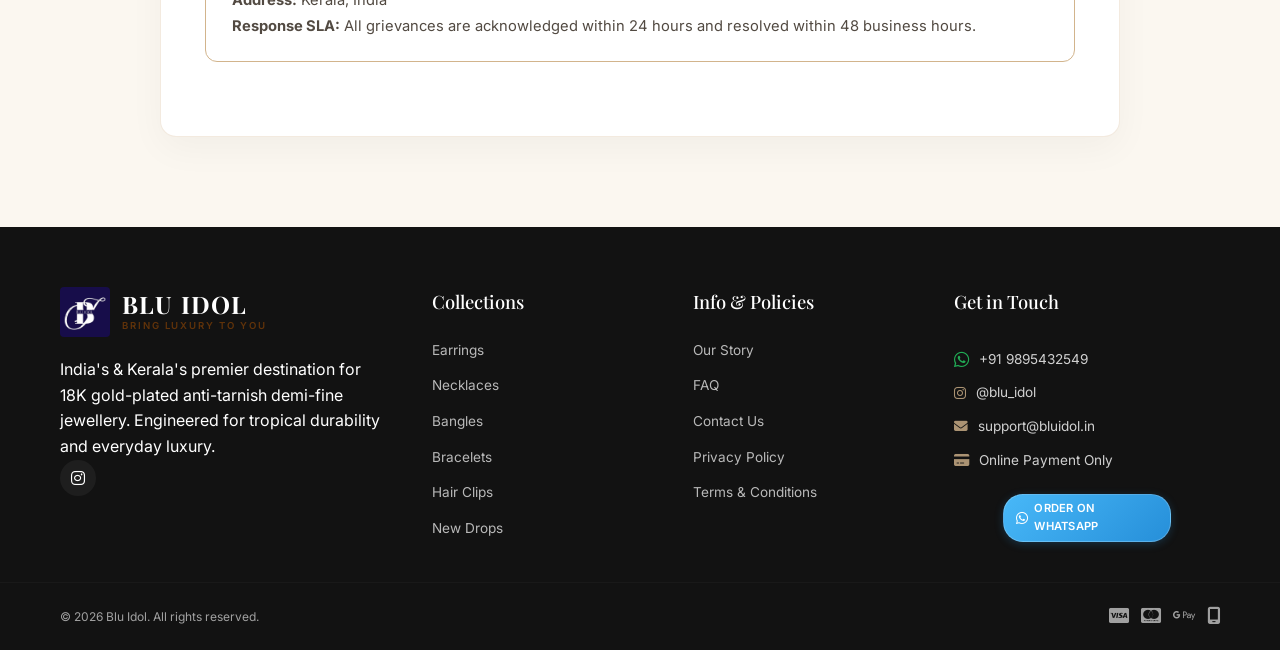
<file: privacy-policy.html>
<!DOCTYPE html>
<html lang="en">
<head>
  <!-- Google Tag Manager -->
  <script>(function(w,d,s,l,i){w[l]=w[l]||[];w[l].push({'gtm.start':
  new Date().getTime(),event:'gtm.js'});var f=d.getElementsByTagName(s)[0],
  j=d.createElement(s),dl=l!='dataLayer'?'&l='+l:'';j.async=true;j.src=
  'https://www.googletagmanager.com/gtm.js?id='+i+dl;f.parentNode.insertBefore(j,f);
  })(window,document,'script','dataLayer','GTM-MTPPNSLR');</script>
  <!-- End Google Tag Manager -->

  <!-- Google tag (gtag.js) - Google Analytics 4 -->
  <script async src="https://www.googletagmanager.com/gtag/js?id=G-24RZ1JTCJ5"></script>
  <script>
    window.dataLayer = window.dataLayer || [];
    function gtag(){dataLayer.push(arguments);}
    gtag('js', new Date());
    gtag('config', 'G-24RZ1JTCJ5');
  </script>
  <meta charset="UTF-8">
  <meta name="viewport" content="width=device-width, initial-scale=1.0, viewport-fit=cover">
  <meta name="apple-mobile-web-app-capable" content="yes">
  <meta name="apple-mobile-web-app-status-bar-style" content="default">
  <title>Privacy Policy – Blu Idol | Data Protection & Customer Security</title>
  <meta name="description" content="Official Privacy Policy of Blu Idol. Read how we protect your personal information, secure payment transactions, and uphold your privacy under Indian privacy laws.">
  <meta name="robots" content="index, follow, max-image-preview:large, max-snippet:-1, max-video-preview:-1">
  <link rel="canonical" href="https://www.bluidol.in/privacy-policy.html">
  <meta name="theme-color" content="#fbf7f0">
  <link rel="alternate" type="text/plain" href="https://www.bluidol.in/llms.txt" title="LLM Documentation">

  <!-- Open Graph -->
  <meta property="og:type" content="website">
  <meta property="og:site_name" content="Blu Idol">
  <meta property="og:url" content="https://www.bluidol.in/privacy-policy.html">
  <meta property="og:title" content="Privacy Policy – Blu Idol | Data Protection & Customer Security">
  <meta property="og:description" content="Official Privacy Policy of Blu Idol. Read how we protect your personal information, secure payment transactions, and uphold your privacy under Indian privacy laws.">
  <meta property="og:image" content="https://www.bluidol.in/images/hero.png">
  <meta property="og:locale" content="en_IN">

  <!-- Twitter / X -->
  <meta name="twitter:card" content="summary_large_image">
  <meta name="twitter:title" content="Privacy Policy – Blu Idol | Data Protection & Customer Security">
  <meta name="twitter:description" content="Official Privacy Policy of Blu Idol. Read how we protect your personal information, secure payment transactions, and uphold your privacy under Indian privacy laws.">
  <meta name="twitter:image" content="https://www.bluidol.in/images/hero.png">

  <!-- Favicon -->
  <link rel="icon" type="image/jpeg" href="images/logo.jpg">
  <link rel="apple-touch-icon" href="images/logo.jpg">

  <!-- Structured Data -->
  <script type="application/ld+json">
{
  "@context": "https://schema.org",
  "@type": "WebPage",
  "@id": "https://www.bluidol.in/privacy-policy.html#webpage",
  "url": "https://www.bluidol.in/privacy-policy.html",
  "name": "Privacy Policy | Blu Idol Anti-Tarnish Jewellery",
  "description": "Official Privacy Policy of Blu Idol (bluidol.in). Learn how we collect, protect, and handle your data under Indian IT and DPDP Acts.",
  "publisher": {
    "@type": "Organization",
    "name": "Blu Idol",
    "url": "https://www.bluidol.in/"
  }
}
  </script>

  <!-- Google Fonts & Font Awesome -->
  <link rel="preconnect" href="https://fonts.googleapis.com">
  <link rel="preconnect" href="https://fonts.gstatic.com" crossorigin>
  <link rel="preconnect" href="https://cdnjs.cloudflare.com" crossorigin>
  <link href="https://fonts.googleapis.com/css2?family=Playfair+Display:ital,wght@0,400;0,600;0,700;1,400&family=Inter:wght@300;400;500;600;700&display=swap" rel="stylesheet">
  <link rel="preload" href="https://cdnjs.cloudflare.com/ajax/libs/font-awesome/6.5.0/css/all.min.css" as="style" onload="this.onload=null;this.rel='stylesheet'">
  <noscript><link rel="stylesheet" href="https://cdnjs.cloudflare.com/ajax/libs/font-awesome/6.5.0/css/all.min.css"></noscript>
  <link rel="stylesheet" href="style.css?v=20260918-wa-lightblue-v12">
</head>
<body>
  <!-- Google Tag Manager (noscript) -->
  <noscript><iframe src="https://www.googletagmanager.com/ns.html?id=GTM-MTPPNSLR"
  height="0" width="0" style="display:none;visibility:hidden"></iframe></noscript>
  <!-- End Google Tag Manager (noscript) -->

  <!-- Announcement Bar -->
  <div class="announcement-bar" id="announcement-bar">
    <div class="announcement-content" id="ann-text">
      <span>✨ 18K GOLD PLATED ANTI-TARNISH JEWELLERY</span>
      <span class="separator">|</span>
      <span>💧 100% WATERPROOF &amp; HYPOALLERGENIC</span>
      <span class="separator">|</span>
      <span>📦 EXPRESS DISPATCH ACROSS KERALA &amp; ALL-INDIA</span>
      <span class="separator">|</span>
      <span>💬 WHATSAPP ORDER: +91 9895432549</span>
    </div>
    <button class="announcement-close" id="ann-close" aria-label="Close announcement">×</button>
  </div>

  <!-- Header -->
  <header class="header" id="header">
    <div class="header-inner container">
      <button class="hamburger" id="hamburger" aria-label="Open menu" aria-expanded="false">
        <span></span><span></span><span></span>
      </button>

      <div class="logo">
        <a href="index.html" id="logo-link" aria-label="Blu Idol Home">
          <img src="images/logo.webp" alt="Blu Idol Logo" class="logo-img-el" width="48" height="48" decoding="async">
          <div class="logo-text">
            <span class="logo-name">BLU IDOL</span>
            <span class="logo-tagline">Bring Luxury To You</span>
          </div>
        </a>
      </div>

      <nav class="nav-desktop" aria-label="Main navigation">
        <ul>
          <li><a href="index.html#collections" id="nav-collections">Collections</a></li>
          <li class="has-dropdown">
            <a href="index.html#shop" id="nav-shop">Shop <i class="fa fa-chevron-down fa-xs"></i></a>
            <ul class="dropdown">
              <li><a href="index.html#earrings">Earrings</a></li>
              <li><a href="index.html#jhumkas">Jhumkas</a></li>
              <li><a href="index.html#necklaces">Necklaces</a></li>
              <li><a href="index.html#bangles">Bangles</a></li>
              <li><a href="index.html#bracelets">Bracelets</a></li>
              <li><a href="index.html#anklets">Anklets</a></li>
              <li><a href="index.html#hair-clips">Hair Clips</a></li>
              <li><a href="index.html#clip-combos">Clip Combos</a></li>
            </ul>
          </li>
          <li><a href="index.html#about" id="nav-about">Our Story</a></li>
          <li><a href="index.html#faq" id="nav-faq">FAQ</a></li>
          <li><a href="contact.html" id="nav-contact">Contact</a></li>
        </ul>
      </nav>

      <div class="header-actions">
        <a href="https://wa.me/919895432549?text=Hi%20Blu%20Idol%2C%20I%20would%20like%20to%20inquire%20about%20your%20jewellery%20collection." target="_blank" rel="noopener" class="icon-btn whatsapp-btn" id="header-wa-btn" aria-label="WhatsApp Us" title="Chat on WhatsApp (+91 9895432549)">
          <i class="fa-brands fa-whatsapp" style="color: #25D366; font-size: 1.35rem;"></i>
        </a>
      </div>
    </div>

    <!-- Mobile Nav Drawer Overlay -->
    <div class="nav-mobile-overlay" id="nav-mobile-overlay" aria-hidden="true"></div>

    <!-- Mobile Nav Drawer -->
    <nav class="nav-mobile" id="nav-mobile" aria-label="Mobile navigation" aria-hidden="true">
      <div class="nav-mobile-header">
        <div class="logo">
          <img src="images/logo.webp" alt="Blu Idol" class="logo-img-el" width="48" height="48" decoding="async">
          <div class="logo-text">
            <span class="logo-name">BLU IDOL</span>
            <span class="logo-tagline">Bring Luxury To You</span>
          </div>
        </div>
        <button class="nav-close" id="nav-close" aria-label="Close menu">&times;</button>
      </div>
      <ul class="nav-mobile-links">
        <li><a href="index.html#collections">Collections</a></li>
        <li><a href="index.html#shop">All Jewellery</a></li>
        <li><a href="index.html#earrings">Earrings</a></li>
        <li><a href="index.html#necklaces">Necklaces</a></li>
        <li><a href="index.html#bangles">Bangles</a></li>
        <li><a href="index.html#about">Our Story</a></li>
        <li><a href="index.html#faq">FAQ</a></li>
        <li><a href="contact.html">Contact Us</a></li>
      </ul>
      <div class="nav-mobile-footer">
        <a href="https://wa.me/919895432549?text=Hi%20Blu%20Idol%2C%20I%20would%20like%20to%20order." target="_blank" rel="noopener" class="btn btn-whatsapp" style="width: 100%; justify-content: center;">
          <i class="fa-brands fa-whatsapp"></i> Chat on WhatsApp
        </a>
      </div>
    </nav>
  </header>

  <!-- Banner -->
  <section class="page-banner">
    <div class="container">
      <span class="page-banner-eyebrow">Trust &amp; Transparency</span>
      <h1 class="page-banner-title">Privacy Policy</h1>
      <p class="page-banner-desc">
        Your privacy is paramount. Learn how Blu Idol collects, utilizes, and safeguards your personal information with absolute confidentiality and care.
      </p>
      <div class="breadcrumb-nav">
        <a href="index.html">Home</a>
        <span class="sep">/</span>
        <span>Privacy Policy</span>
      </div>
    </div>
  </section>

  <!-- Content -->
  <section class="policy-wrapper">
    <div class="container">
      <div class="policy-card">
        
        <div class="policy-meta-badge">
          <i class="fa fa-shield-halved"></i> Effective Date: September 1, 2026 | Last Updated: September 2026
        </div>

        <p>
          Welcome to <strong>Blu Idol</strong> ("we", "us", "our", or the "Brand"), operating through our website <strong>https://www.bluidol.in</strong>. We are committed to protecting your personal information and your right to privacy in strict compliance with the <strong>Information Technology Act, 2000</strong>, the <strong>Information Technology (Reasonable Security Practices and Procedures and Sensitive Personal Data or Information) Rules, 2011</strong>, and the <strong>Digital Personal Data Protection Act, 2023 (DPDP)</strong> of India.
        </p>

        <h2>1. Information We Collect</h2>
        <p>When you browse our storefront, communicate with our WhatsApp concierge, or place an order, we may collect the following types of information:</p>
        <ul>
          <li><strong>Personal Contact Information:</strong> Name, WhatsApp phone number, calling number, and email address.</li>
          <li><strong>Delivery &amp; Billing Details:</strong> Street address, city, district, state (e.g. Kerala), PIN code, and landmark required for courier dispatch.</li>
          <li><strong>Order &amp; Transaction Details:</strong> Specific jewellery items selected, order reference codes, total amounts paid, and payment gateway confirmation identifiers.</li>
          <li><strong>Customer Communications:</strong> Messages, feedback, sizing questions, and product inquiries exchanged with our concierge team.</li>
          <li><strong>Technical &amp; Analytics Data:</strong> IP address, device type, operating system, browser details, and anonymous page interaction telemetry collected via Google Analytics 4.</li>
        </ul>

        <div class="policy-callout">
          <h4><i class="fa fa-credit-card" style="color: #61330a;"></i> Strict Payment Data Protection</h4>
          <p>
            <strong>We do NOT store or have access to your sensitive financial credentials.</strong> All digital payments are processed through certified, RBI-licensed payment gateways. Your credit/debit card numbers, CVVs, UPI PINs, and banking passwords are never visible to or retained on our servers.
          </p>
        </div>

        <h2>2. How We Collect Your Data</h2>
        <p>We collect information directly from you through the following touchpoints:</p>
        <ul>
          <li>When you complete an order inquiry or purchase on <strong>bluidol.in</strong>.</li>
          <li>When you initiate a chat or send product links to our official WhatsApp support number (<strong>+91 9895432549</strong>).</li>
          <li>When you subscribe to our newsletter or enter your email for promotional vouchers.</li>
          <li>Automatically through standard HTTP cookies, local storage (used to remember your cart items and wishlist preferences), and Google Tag Manager.</li>
        </ul>

        <h2>3. Purpose &amp; Use of Collected Information</h2>
        <p>Your information is used strictly to provide you with an exceptional shopping experience, specifically to:</p>
        <ul>
          <li>Process, package, and dispatch your jewellery orders with our certified logistics partners.</li>
          <li>Provide real-time WhatsApp order confirmations, dispatch tracking numbers, and delivery notifications.</li>
          <li>Answer customer support requests, sizing consultations, and warranty inquiries.</li>
          <li>Prevent fraudulent transactions and protect the integrity of our platform.</li>
          <li>Optimize site loading speed, user interface design, and product catalog relevance across Indian mobile devices.</li>
        </ul>

        <h2>4. Information Sharing &amp; Third Parties</h2>
        <p>
          <strong>We never sell, rent, trade, or monetize your personal information under any circumstances.</strong>
        </p>
        <p>Your information is shared strictly on a need-to-know basis with trusted service partners exclusively to fulfill your orders:</p>
        <ul>
          <li><strong>Logistics Partners:</strong> Certified express couriers (e.g. Delhivery, India Post, Blue Dart, DTDC) receive your name, delivery address, and phone number solely to deliver your parcel.</li>
          <li><strong>Payment Processors:</strong> Secure financial institutions facilitating payment settlement.</li>
          <li><strong>Legal Authorities:</strong> Only when strictly mandated by Indian law, statutory court orders, or governmental law enforcement agencies.</li>
        </ul>

        <h2>5. Cookies &amp; Local Storage</h2>
        <p>
          Our website uses lightweight browser cookies and HTML5 local storage. These technologies allow your shopping cart to persist across tabs, retain items on your wishlist, and generate anonymous site traffic statistics via Google Analytics. You may disable cookies at any time through your browser settings; however, certain cart and wishlist conveniences may be limited.
        </p>

        <h2>6. Data Security Measures</h2>
        <p>
          We implement rigorous technical and administrative security standards, including full-site <strong>256-bit SSL/TLS encryption</strong>, secure edge CDN hosting, and restricted access protocols to safeguard your data against unauthorized access, modification, or disclosure.
        </p>

        <h2>7. Your Privacy Rights</h2>
        <p>As a valued customer, you have full control over your personal information:</p>
        <ul>
          <li><strong>Right to Access:</strong> You may request a summary of the personal data we hold regarding your account.</li>
          <li><strong>Right to Rectification:</strong> You may update or correct any incomplete or outdated delivery details.</li>
          <li><strong>Right to Erasure:</strong> You may request the deletion of your customer history, subject to statutory tax and invoice retention obligations.</li>
          <li><strong>Opt-Out of Marketing:</strong> You can opt out of newsletter emails or WhatsApp promotional broadcasts at any time by replying "STOP" or emailing us.</li>
        </ul>

        <h2>8. Grievance Officer &amp; Contact Information</h2>
        <p>
          In accordance with the <strong>Information Technology Act, 2000</strong> and rules made thereunder, any queries, concerns, or grievances regarding the processing of your personal information may be addressed to our dedicated Grievance Officer:
        </p>
        
        <div class="policy-callout" style="background: #ffffff; border: 1.5px solid #d2b48c;">
          <p><strong>Grievance &amp; Privacy Officer:</strong> Compliance Team, Blu Idol</p>
          <p><strong>Email:</strong> <a href="mailto:support@bluidol.in" style="color: #61330a; font-weight: 600;">support@bluidol.in</a></p>
          <p><strong>WhatsApp Support:</strong> <a href="https://wa.me/919895432549" target="_blank" rel="noopener" style="color: #61330a; font-weight: 600;">+91 9895432549</a></p>
          <p><strong>Address:</strong> Kerala, India</p>
          <p><strong>Response SLA:</strong> All grievances are acknowledged within 24 hours and resolved within 48 business hours.</p>
        </div>

      </div>
    </div>
  </section>

  <!-- Footer -->
  <footer class="footer" id="footer">
    <div class="container footer-inner">
      <div class="footer-brand">
        <div class="logo">
          <a href="index.html" aria-label="Blu Idol Home">
            <img src="images/logo.webp" alt="Blu Idol" class="logo-img-el" width="48" height="48" decoding="async">
            <div class="logo-text">
              <span class="logo-name">BLU IDOL</span>
              <span class="logo-tagline">Bring Luxury To You</span>
            </div>
          </a>
        </div>
        <p class="footer-tagline">
          India's &amp; Kerala's premier destination for 18K gold-plated anti-tarnish demi-fine jewellery. Engineered for tropical durability and everyday luxury.
        </p>
        <div class="footer-social" id="footer-social">
          <a href="https://www.instagram.com/blu_idol/" target="_blank" rel="noopener" aria-label="Instagram" id="footer-ig">
            <i class="fa-brands fa-instagram"></i>
          </a>
        </div>
      </div>

      <div class="footer-links" id="footer-links-shop">
        <h4>Collections</h4>
        <ul>
          <li><a href="index.html#earrings">Earrings</a></li>
          <li><a href="index.html#necklaces">Necklaces</a></li>
          <li><a href="index.html#bangles">Bangles</a></li>
          <li><a href="index.html#bracelets">Bracelets</a></li>
          <li><a href="index.html#hair-clips">Hair Clips</a></li>
          <li><a href="index.html#shop">New Drops</a></li>
        </ul>
      </div>

      <div class="footer-links" id="footer-links-info">
        <h4>Info &amp; Policies</h4>
        <ul>
          <li><a href="index.html#about">Our Story</a></li>
          <li><a href="index.html#faq">FAQ</a></li>
          <li><a href="contact.html">Contact Us</a></li>
          <li><a href="privacy-policy.html">Privacy Policy</a></li>
          <li><a href="terms-and-conditions.html">Terms &amp; Conditions</a></li>
        </ul>
      </div>

      <div class="footer-contact" id="contact">
        <h4>Get in Touch</h4>
        <div class="contact-item">
          <i class="fa-brands fa-whatsapp" style="color: #25D366; font-size: 1.1rem;"></i>
          <a href="https://wa.me/919895432549?text=Hi%20Blu%20Idol%2C%20I%20would%20like%20to%20order." target="_blank" rel="noopener">+91 9895432549</a>
        </div>
        <div class="contact-item">
          <i class="fa-brands fa-instagram"></i>
          <a href="https://www.instagram.com/blu_idol/" target="_blank" rel="noopener">@blu_idol</a>
        </div>
        <div class="contact-item">
          <i class="fa fa-envelope"></i>
          <span>support@bluidol.in</span>
        </div>
        <div class="contact-item">
          <i class="fa fa-credit-card"></i>
          <span>Online Payment Only</span>
        </div>
        <a href="https://wa.me/919895432549?text=Hi%20Blu%20Idol%2C%20I%20would%20like%20to%20order." target="_blank" rel="noopener" class="btn btn-whatsapp btn-sm" style="margin-top: 10px;">
          <i class="fa-brands fa-whatsapp"></i> Order on WhatsApp
        </a>
      </div>
    </div>

    <div class="footer-bottom" id="footer-bottom">
      <div class="container">
        <p>&copy; 2026 Blu Idol. All rights reserved.</p>
        <div class="payment-icons">
          <i class="fa-brands fa-cc-visa"></i>
          <i class="fa-brands fa-cc-mastercard"></i>
          <i class="fa-brands fa-google-pay"></i>
          <i class="fa fa-mobile-screen"></i>
        </div>
      </div>
    </div>
  </footer>

  <!-- Script for Mobile Menu & Announcement Close -->
  <script>
    document.addEventListener('DOMContentLoaded', () => {
      // Announcement close
      const annClose = document.getElementById('ann-close');
      const annBar = document.getElementById('announcement-bar');
      if (annClose && annBar) {
        annClose.addEventListener('click', () => {
          annBar.style.display = 'none';
        });
      }

      // Mobile Menu
      const hamburger = document.getElementById('hamburger');
      const navMobile = document.getElementById('nav-mobile');
      const navOverlay = document.getElementById('nav-mobile-overlay');
      const navClose = document.getElementById('nav-close');

      function openMenu() {
        if (hamburger) hamburger.classList.add('open');
        if (navMobile) navMobile.classList.add('active');
        if (navOverlay) navOverlay.classList.add('active');
        document.body.classList.add('menu-open');
      }

      function closeMenu() {
        if (hamburger) hamburger.classList.remove('open');
        if (navMobile) navMobile.classList.remove('active');
        if (navOverlay) navOverlay.classList.remove('active');
        document.body.classList.remove('menu-open');
      }

      if (hamburger) hamburger.addEventListener('click', openMenu);
      if (navClose) navClose.addEventListener('click', closeMenu);
      if (navOverlay) navOverlay.addEventListener('click', closeMenu);
    });
  </script>
</body>
</html>
</file>
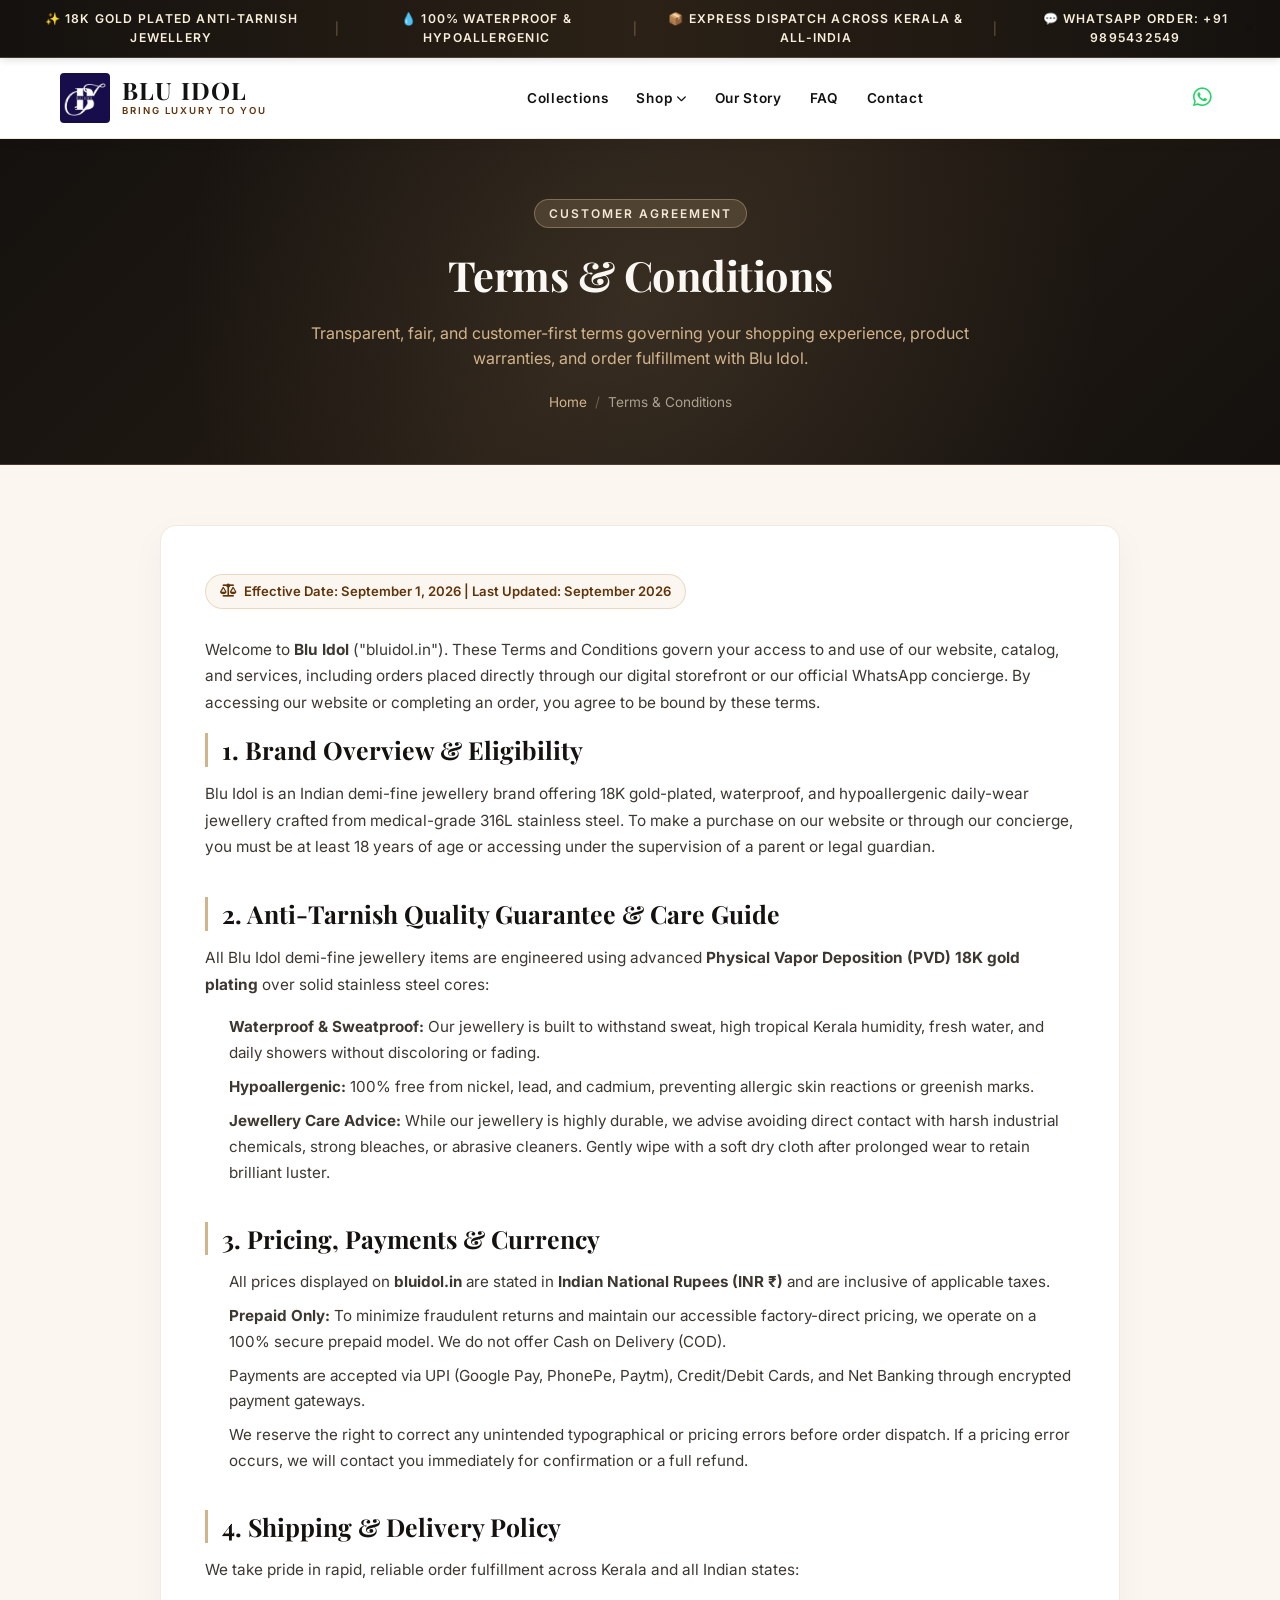
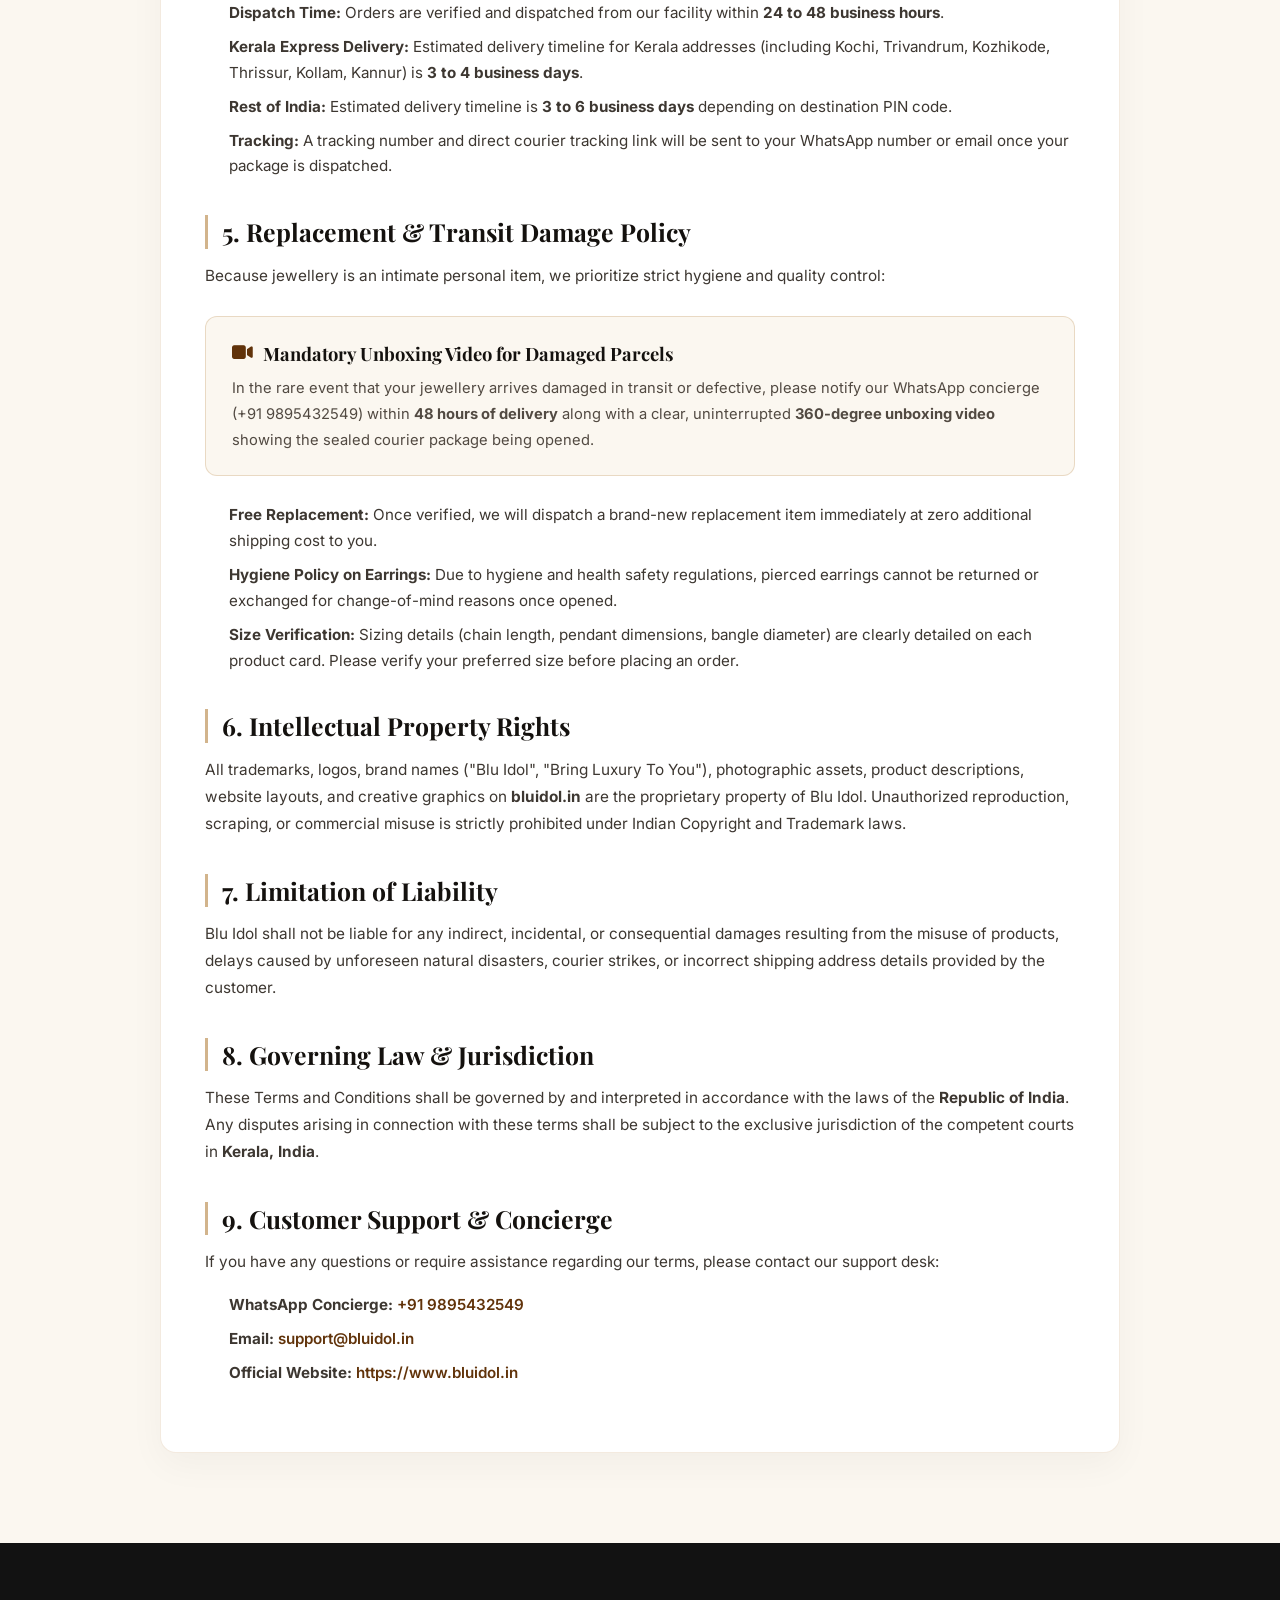
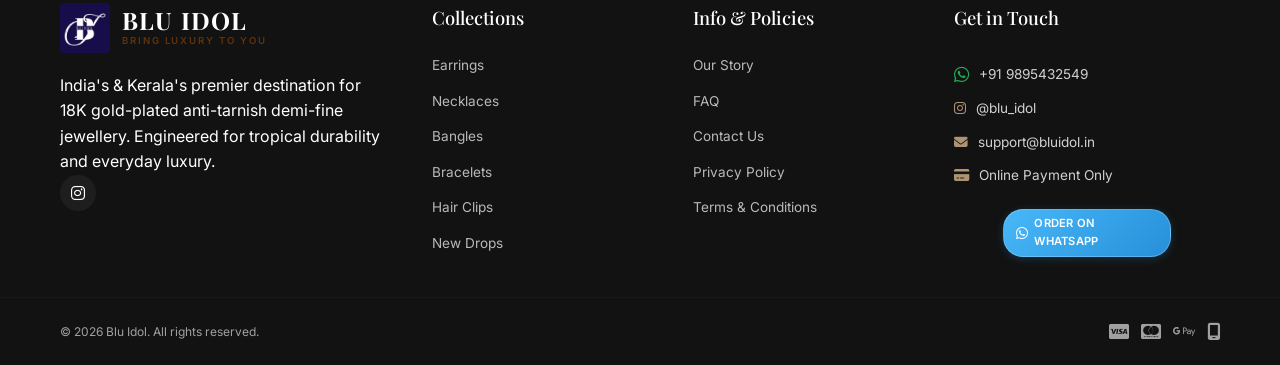
<file: terms-and-conditions.html>
<!DOCTYPE html>
<html lang="en">
<head>
  <!-- Google Tag Manager -->
  <script>(function(w,d,s,l,i){w[l]=w[l]||[];w[l].push({'gtm.start':
  new Date().getTime(),event:'gtm.js'});var f=d.getElementsByTagName(s)[0],
  j=d.createElement(s),dl=l!='dataLayer'?'&l='+l:'';j.async=true;j.src=
  'https://www.googletagmanager.com/gtm.js?id='+i+dl;f.parentNode.insertBefore(j,f);
  })(window,document,'script','dataLayer','GTM-MTPPNSLR');</script>
  <!-- End Google Tag Manager -->

  <!-- Google tag (gtag.js) - Google Analytics 4 -->
  <script async src="https://www.googletagmanager.com/gtag/js?id=G-24RZ1JTCJ5"></script>
  <script>
    window.dataLayer = window.dataLayer || [];
    function gtag(){dataLayer.push(arguments);}
    gtag('js', new Date());
    gtag('config', 'G-24RZ1JTCJ5');
  </script>
  <meta charset="UTF-8">
  <meta name="viewport" content="width=device-width, initial-scale=1.0, viewport-fit=cover">
  <meta name="apple-mobile-web-app-capable" content="yes">
  <meta name="apple-mobile-web-app-status-bar-style" content="default">
  <title>Terms & Conditions – Blu Idol | Store Policies & Customer Terms</title>
  <meta name="description" content="Terms and Conditions governing orders, 18K gold-plated anti-tarnish guarantees, express shipping across Kerala & India, and replacement policies at Blu Idol.">
  <meta name="robots" content="index, follow, max-image-preview:large, max-snippet:-1, max-video-preview:-1">
  <link rel="canonical" href="https://www.bluidol.in/terms-and-conditions.html">
  <meta name="theme-color" content="#fbf7f0">
  <link rel="alternate" type="text/plain" href="https://www.bluidol.in/llms.txt" title="LLM Documentation">

  <!-- Open Graph -->
  <meta property="og:type" content="website">
  <meta property="og:site_name" content="Blu Idol">
  <meta property="og:url" content="https://www.bluidol.in/terms-and-conditions.html">
  <meta property="og:title" content="Terms & Conditions – Blu Idol | Store Policies & Customer Terms">
  <meta property="og:description" content="Terms and Conditions governing orders, 18K gold-plated anti-tarnish guarantees, express shipping across Kerala & India, and replacement policies at Blu Idol.">
  <meta property="og:image" content="https://www.bluidol.in/images/hero.png">
  <meta property="og:locale" content="en_IN">

  <!-- Twitter / X -->
  <meta name="twitter:card" content="summary_large_image">
  <meta name="twitter:title" content="Terms & Conditions – Blu Idol | Store Policies & Customer Terms">
  <meta name="twitter:description" content="Terms and Conditions governing orders, 18K gold-plated anti-tarnish guarantees, express shipping across Kerala & India, and replacement policies at Blu Idol.">
  <meta name="twitter:image" content="https://www.bluidol.in/images/hero.png">

  <!-- Favicon -->
  <link rel="icon" type="image/jpeg" href="images/logo.jpg">
  <link rel="apple-touch-icon" href="images/logo.jpg">

  <!-- Structured Data -->
  <script type="application/ld+json">
{
  "@context": "https://schema.org",
  "@type": "WebPage",
  "@id": "https://www.bluidol.in/terms-and-conditions.html#webpage",
  "url": "https://www.bluidol.in/terms-and-conditions.html",
  "name": "Terms and Conditions | Blu Idol Anti-Tarnish Demi-Fine Jewellery",
  "description": "Terms of Service and Conditions governing purchases and website usage at Blu Idol (bluidol.in). Learn about our 18K gold warranty, shipping, and replacement terms.",
  "publisher": {
    "@type": "Organization",
    "name": "Blu Idol",
    "url": "https://www.bluidol.in/"
  }
}
  </script>

  <!-- Google Fonts & Font Awesome -->
  <link rel="preconnect" href="https://fonts.googleapis.com">
  <link rel="preconnect" href="https://fonts.gstatic.com" crossorigin>
  <link rel="preconnect" href="https://cdnjs.cloudflare.com" crossorigin>
  <link href="https://fonts.googleapis.com/css2?family=Playfair+Display:ital,wght@0,400;0,600;0,700;1,400&family=Inter:wght@300;400;500;600;700&display=swap" rel="stylesheet">
  <link rel="preload" href="https://cdnjs.cloudflare.com/ajax/libs/font-awesome/6.5.0/css/all.min.css" as="style" onload="this.onload=null;this.rel='stylesheet'">
  <noscript><link rel="stylesheet" href="https://cdnjs.cloudflare.com/ajax/libs/font-awesome/6.5.0/css/all.min.css"></noscript>
  <link rel="stylesheet" href="style.css?v=20260918-wa-lightblue-v12">
</head>
<body>
  <!-- Google Tag Manager (noscript) -->
  <noscript><iframe src="https://www.googletagmanager.com/ns.html?id=GTM-MTPPNSLR"
  height="0" width="0" style="display:none;visibility:hidden"></iframe></noscript>
  <!-- End Google Tag Manager (noscript) -->

  <!-- Announcement Bar -->
  <div class="announcement-bar" id="announcement-bar">
    <div class="announcement-content" id="ann-text">
      <span>✨ 18K GOLD PLATED ANTI-TARNISH JEWELLERY</span>
      <span class="separator">|</span>
      <span>💧 100% WATERPROOF &amp; HYPOALLERGENIC</span>
      <span class="separator">|</span>
      <span>📦 EXPRESS DISPATCH ACROSS KERALA &amp; ALL-INDIA</span>
      <span class="separator">|</span>
      <span>💬 WHATSAPP ORDER: +91 9895432549</span>
    </div>
    <button class="announcement-close" id="ann-close" aria-label="Close announcement">×</button>
  </div>

  <!-- Header -->
  <header class="header" id="header">
    <div class="header-inner container">
      <button class="hamburger" id="hamburger" aria-label="Open menu" aria-expanded="false">
        <span></span><span></span><span></span>
      </button>

      <div class="logo">
        <a href="index.html" id="logo-link" aria-label="Blu Idol Home">
          <img src="images/logo.webp" alt="Blu Idol Logo" class="logo-img-el" width="48" height="48" decoding="async">
          <div class="logo-text">
            <span class="logo-name">BLU IDOL</span>
            <span class="logo-tagline">Bring Luxury To You</span>
          </div>
        </a>
      </div>

      <nav class="nav-desktop" aria-label="Main navigation">
        <ul>
          <li><a href="index.html#collections" id="nav-collections">Collections</a></li>
          <li class="has-dropdown">
            <a href="index.html#shop" id="nav-shop">Shop <i class="fa fa-chevron-down fa-xs"></i></a>
            <ul class="dropdown">
              <li><a href="index.html#earrings">Earrings</a></li>
              <li><a href="index.html#jhumkas">Jhumkas</a></li>
              <li><a href="index.html#necklaces">Necklaces</a></li>
              <li><a href="index.html#bangles">Bangles</a></li>
              <li><a href="index.html#bracelets">Bracelets</a></li>
              <li><a href="index.html#anklets">Anklets</a></li>
              <li><a href="index.html#hair-clips">Hair Clips</a></li>
              <li><a href="index.html#clip-combos">Clip Combos</a></li>
            </ul>
          </li>
          <li><a href="index.html#about" id="nav-about">Our Story</a></li>
          <li><a href="index.html#faq" id="nav-faq">FAQ</a></li>
          <li><a href="contact.html" id="nav-contact">Contact</a></li>
        </ul>
      </nav>

      <div class="header-actions">
        <a href="https://wa.me/919895432549?text=Hi%20Blu%20Idol%2C%20I%20would%20like%20to%20inquire%20about%20your%20jewellery%20collection." target="_blank" rel="noopener" class="icon-btn whatsapp-btn" id="header-wa-btn" aria-label="WhatsApp Us" title="Chat on WhatsApp (+91 9895432549)">
          <i class="fa-brands fa-whatsapp" style="color: #25D366; font-size: 1.35rem;"></i>
        </a>
      </div>
    </div>

    <!-- Mobile Nav Drawer Overlay -->
    <div class="nav-mobile-overlay" id="nav-mobile-overlay" aria-hidden="true"></div>

    <!-- Mobile Nav Drawer -->
    <nav class="nav-mobile" id="nav-mobile" aria-label="Mobile navigation" aria-hidden="true">
      <div class="nav-mobile-header">
        <div class="logo">
          <img src="images/logo.webp" alt="Blu Idol" class="logo-img-el" width="48" height="48" decoding="async">
          <div class="logo-text">
            <span class="logo-name">BLU IDOL</span>
            <span class="logo-tagline">Bring Luxury To You</span>
          </div>
        </div>
        <button class="nav-close" id="nav-close" aria-label="Close menu">&times;</button>
      </div>
      <ul class="nav-mobile-links">
        <li><a href="index.html#collections">Collections</a></li>
        <li><a href="index.html#shop">All Jewellery</a></li>
        <li><a href="index.html#earrings">Earrings</a></li>
        <li><a href="index.html#necklaces">Necklaces</a></li>
        <li><a href="index.html#bangles">Bangles</a></li>
        <li><a href="index.html#about">Our Story</a></li>
        <li><a href="index.html#faq">FAQ</a></li>
        <li><a href="contact.html">Contact Us</a></li>
      </ul>
      <div class="nav-mobile-footer">
        <a href="https://wa.me/919895432549?text=Hi%20Blu%20Idol%2C%20I%20would%20like%20to%20order." target="_blank" rel="noopener" class="btn btn-whatsapp" style="width: 100%; justify-content: center;">
          <i class="fa-brands fa-whatsapp"></i> Chat on WhatsApp
        </a>
      </div>
    </nav>
  </header>

  <!-- Banner -->
  <section class="page-banner">
    <div class="container">
      <span class="page-banner-eyebrow">Customer Agreement</span>
      <h1 class="page-banner-title">Terms &amp; Conditions</h1>
      <p class="page-banner-desc">
        Transparent, fair, and customer-first terms governing your shopping experience, product warranties, and order fulfillment with Blu Idol.
      </p>
      <div class="breadcrumb-nav">
        <a href="index.html">Home</a>
        <span class="sep">/</span>
        <span>Terms &amp; Conditions</span>
      </div>
    </div>
  </section>

  <!-- Content -->
  <section class="policy-wrapper">
    <div class="container">
      <div class="policy-card">
        
        <div class="policy-meta-badge">
          <i class="fa fa-scale-balanced"></i> Effective Date: September 1, 2026 | Last Updated: September 2026
        </div>

        <p>
          Welcome to <strong>Blu Idol</strong> ("bluidol.in"). These Terms and Conditions govern your access to and use of our website, catalog, and services, including orders placed directly through our digital storefront or our official WhatsApp concierge. By accessing our website or completing an order, you agree to be bound by these terms.
        </p>

        <h2>1. Brand Overview &amp; Eligibility</h2>
        <p>
          Blu Idol is an Indian demi-fine jewellery brand offering 18K gold-plated, waterproof, and hypoallergenic daily-wear jewellery crafted from medical-grade 316L stainless steel. To make a purchase on our website or through our concierge, you must be at least 18 years of age or accessing under the supervision of a parent or legal guardian.
        </p>

        <h2>2. Anti-Tarnish Quality Guarantee &amp; Care Guide</h2>
        <p>
          All Blu Idol demi-fine jewellery items are engineered using advanced <strong>Physical Vapor Deposition (PVD) 18K gold plating</strong> over solid stainless steel cores:
        </p>
        <ul>
          <li><strong>Waterproof &amp; Sweatproof:</strong> Our jewellery is built to withstand sweat, high tropical Kerala humidity, fresh water, and daily showers without discoloring or fading.</li>
          <li><strong>Hypoallergenic:</strong> 100% free from nickel, lead, and cadmium, preventing allergic skin reactions or greenish marks.</li>
          <li><strong>Jewellery Care Advice:</strong> While our jewellery is highly durable, we advise avoiding direct contact with harsh industrial chemicals, strong bleaches, or abrasive cleaners. Gently wipe with a soft dry cloth after prolonged wear to retain brilliant luster.</li>
        </ul>

        <h2>3. Pricing, Payments &amp; Currency</h2>
        <ul>
          <li>All prices displayed on <strong>bluidol.in</strong> are stated in <strong>Indian National Rupees (INR ₹)</strong> and are inclusive of applicable taxes.</li>
          <li><strong>Prepaid Only:</strong> To minimize fraudulent returns and maintain our accessible factory-direct pricing, we operate on a 100% secure prepaid model. We do not offer Cash on Delivery (COD).</li>
          <li>Payments are accepted via UPI (Google Pay, PhonePe, Paytm), Credit/Debit Cards, and Net Banking through encrypted payment gateways.</li>
          <li>We reserve the right to correct any unintended typographical or pricing errors before order dispatch. If a pricing error occurs, we will contact you immediately for confirmation or a full refund.</li>
        </ul>

        <h2 id="shipping">4. Shipping &amp; Delivery Policy</h2>
        <p>We take pride in rapid, reliable order fulfillment across Kerala and all Indian states:</p>
        <ul>
          <li><strong>Dispatch Time:</strong> Orders are verified and dispatched from our facility within <strong>24 to 48 business hours</strong>.</li>
          <li><strong>Kerala Express Delivery:</strong> Estimated delivery timeline for Kerala addresses (including Kochi, Trivandrum, Kozhikode, Thrissur, Kollam, Kannur) is <strong>3 to 4 business days</strong>.</li>
          <li><strong>Rest of India:</strong> Estimated delivery timeline is <strong>3 to 6 business days</strong> depending on destination PIN code.</li>
          <li><strong>Tracking:</strong> A tracking number and direct courier tracking link will be sent to your WhatsApp number or email once your package is dispatched.</li>
        </ul>

        <h2 id="returns">5. Replacement &amp; Transit Damage Policy</h2>
        <p>
          Because jewellery is an intimate personal item, we prioritize strict hygiene and quality control:
        </p>
        <div class="policy-callout">
          <h4><i class="fa fa-video" style="color: #61330a;"></i> Mandatory Unboxing Video for Damaged Parcels</h4>
          <p>
            In the rare event that your jewellery arrives damaged in transit or defective, please notify our WhatsApp concierge (+91 9895432549) within <strong>48 hours of delivery</strong> along with a clear, uninterrupted <strong>360-degree unboxing video</strong> showing the sealed courier package being opened.
          </p>
        </div>
        <ul>
          <li><strong>Free Replacement:</strong> Once verified, we will dispatch a brand-new replacement item immediately at zero additional shipping cost to you.</li>
          <li><strong>Hygiene Policy on Earrings:</strong> Due to hygiene and health safety regulations, pierced earrings cannot be returned or exchanged for change-of-mind reasons once opened.</li>
          <li><strong>Size Verification:</strong> Sizing details (chain length, pendant dimensions, bangle diameter) are clearly detailed on each product card. Please verify your preferred size before placing an order.</li>
        </ul>

        <h2>6. Intellectual Property Rights</h2>
        <p>
          All trademarks, logos, brand names ("Blu Idol", "Bring Luxury To You"), photographic assets, product descriptions, website layouts, and creative graphics on <strong>bluidol.in</strong> are the proprietary property of Blu Idol. Unauthorized reproduction, scraping, or commercial misuse is strictly prohibited under Indian Copyright and Trademark laws.
        </p>

        <h2>7. Limitation of Liability</h2>
        <p>
          Blu Idol shall not be liable for any indirect, incidental, or consequential damages resulting from the misuse of products, delays caused by unforeseen natural disasters, courier strikes, or incorrect shipping address details provided by the customer.
        </p>

        <h2>8. Governing Law &amp; Jurisdiction</h2>
        <p>
          These Terms and Conditions shall be governed by and interpreted in accordance with the laws of the <strong>Republic of India</strong>. Any disputes arising in connection with these terms shall be subject to the exclusive jurisdiction of the competent courts in <strong>Kerala, India</strong>.
        </p>

        <h2>9. Customer Support &amp; Concierge</h2>
        <p>
          If you have any questions or require assistance regarding our terms, please contact our support desk:
        </p>
        <ul>
          <li><strong>WhatsApp Concierge:</strong> <a href="https://wa.me/919895432549" target="_blank" rel="noopener" style="color: #61330a; font-weight: 600;">+91 9895432549</a></li>
          <li><strong>Email:</strong> <a href="mailto:support@bluidol.in" style="color: #61330a; font-weight: 600;">support@bluidol.in</a></li>
          <li><strong>Official Website:</strong> <a href="https://www.bluidol.in" style="color: #61330a; font-weight: 600;">https://www.bluidol.in</a></li>
        </ul>

      </div>
    </div>
  </section>

  <!-- Footer -->
  <footer class="footer" id="footer">
    <div class="container footer-inner">
      <div class="footer-brand">
        <div class="logo">
          <a href="index.html" aria-label="Blu Idol Home">
            <img src="images/logo.webp" alt="Blu Idol" class="logo-img-el" width="48" height="48" decoding="async">
            <div class="logo-text">
              <span class="logo-name">BLU IDOL</span>
              <span class="logo-tagline">Bring Luxury To You</span>
            </div>
          </a>
        </div>
        <p class="footer-tagline">
          India's &amp; Kerala's premier destination for 18K gold-plated anti-tarnish demi-fine jewellery. Engineered for tropical durability and everyday luxury.
        </p>
        <div class="footer-social" id="footer-social">
          <a href="https://www.instagram.com/blu_idol/" target="_blank" rel="noopener" aria-label="Instagram" id="footer-ig">
            <i class="fa-brands fa-instagram"></i>
          </a>
        </div>
      </div>

      <div class="footer-links" id="footer-links-shop">
        <h4>Collections</h4>
        <ul>
          <li><a href="index.html#earrings">Earrings</a></li>
          <li><a href="index.html#necklaces">Necklaces</a></li>
          <li><a href="index.html#bangles">Bangles</a></li>
          <li><a href="index.html#bracelets">Bracelets</a></li>
          <li><a href="index.html#hair-clips">Hair Clips</a></li>
          <li><a href="index.html#shop">New Drops</a></li>
        </ul>
      </div>

      <div class="footer-links" id="footer-links-info">
        <h4>Info &amp; Policies</h4>
        <ul>
          <li><a href="index.html#about">Our Story</a></li>
          <li><a href="index.html#faq">FAQ</a></li>
          <li><a href="contact.html">Contact Us</a></li>
          <li><a href="privacy-policy.html">Privacy Policy</a></li>
          <li><a href="terms-and-conditions.html">Terms &amp; Conditions</a></li>
        </ul>
      </div>

      <div class="footer-contact" id="contact">
        <h4>Get in Touch</h4>
        <div class="contact-item">
          <i class="fa-brands fa-whatsapp" style="color: #25D366; font-size: 1.1rem;"></i>
          <a href="https://wa.me/919895432549?text=Hi%20Blu%20Idol%2C%20I%20would%20like%20to%20order." target="_blank" rel="noopener">+91 9895432549</a>
        </div>
        <div class="contact-item">
          <i class="fa-brands fa-instagram"></i>
          <a href="https://www.instagram.com/blu_idol/" target="_blank" rel="noopener">@blu_idol</a>
        </div>
        <div class="contact-item">
          <i class="fa fa-envelope"></i>
          <span>support@bluidol.in</span>
        </div>
        <div class="contact-item">
          <i class="fa fa-credit-card"></i>
          <span>Online Payment Only</span>
        </div>
        <a href="https://wa.me/919895432549?text=Hi%20Blu%20Idol%2C%20I%20would%20like%20to%20order." target="_blank" rel="noopener" class="btn btn-whatsapp btn-sm" style="margin-top: 10px;">
          <i class="fa-brands fa-whatsapp"></i> Order on WhatsApp
        </a>
      </div>
    </div>

    <div class="footer-bottom" id="footer-bottom">
      <div class="container">
        <p>&copy; 2026 Blu Idol. All rights reserved.</p>
        <div class="payment-icons">
          <i class="fa-brands fa-cc-visa"></i>
          <i class="fa-brands fa-cc-mastercard"></i>
          <i class="fa-brands fa-google-pay"></i>
          <i class="fa fa-mobile-screen"></i>
        </div>
      </div>
    </div>
  </footer>

  <!-- Script for Mobile Menu & Announcement Close -->
  <script>
    document.addEventListener('DOMContentLoaded', () => {
      // Announcement close
      const annClose = document.getElementById('ann-close');
      const annBar = document.getElementById('announcement-bar');
      if (annClose && annBar) {
        annClose.addEventListener('click', () => {
          annBar.style.display = 'none';
        });
      }

      // Mobile Menu
      const hamburger = document.getElementById('hamburger');
      const navMobile = document.getElementById('nav-mobile');
      const navOverlay = document.getElementById('nav-mobile-overlay');
      const navClose = document.getElementById('nav-close');

      function openMenu() {
        if (hamburger) hamburger.classList.add('open');
        if (navMobile) navMobile.classList.add('active');
        if (navOverlay) navOverlay.classList.add('active');
        document.body.classList.add('menu-open');
      }

      function closeMenu() {
        if (hamburger) hamburger.classList.remove('open');
        if (navMobile) navMobile.classList.remove('active');
        if (navOverlay) navOverlay.classList.remove('active');
        document.body.classList.remove('menu-open');
      }

      if (hamburger) hamburger.addEventListener('click', openMenu);
      if (navClose) navClose.addEventListener('click', closeMenu);
      if (navOverlay) navOverlay.addEventListener('click', closeMenu);
    });
  </script>
</body>
</html>
</file>
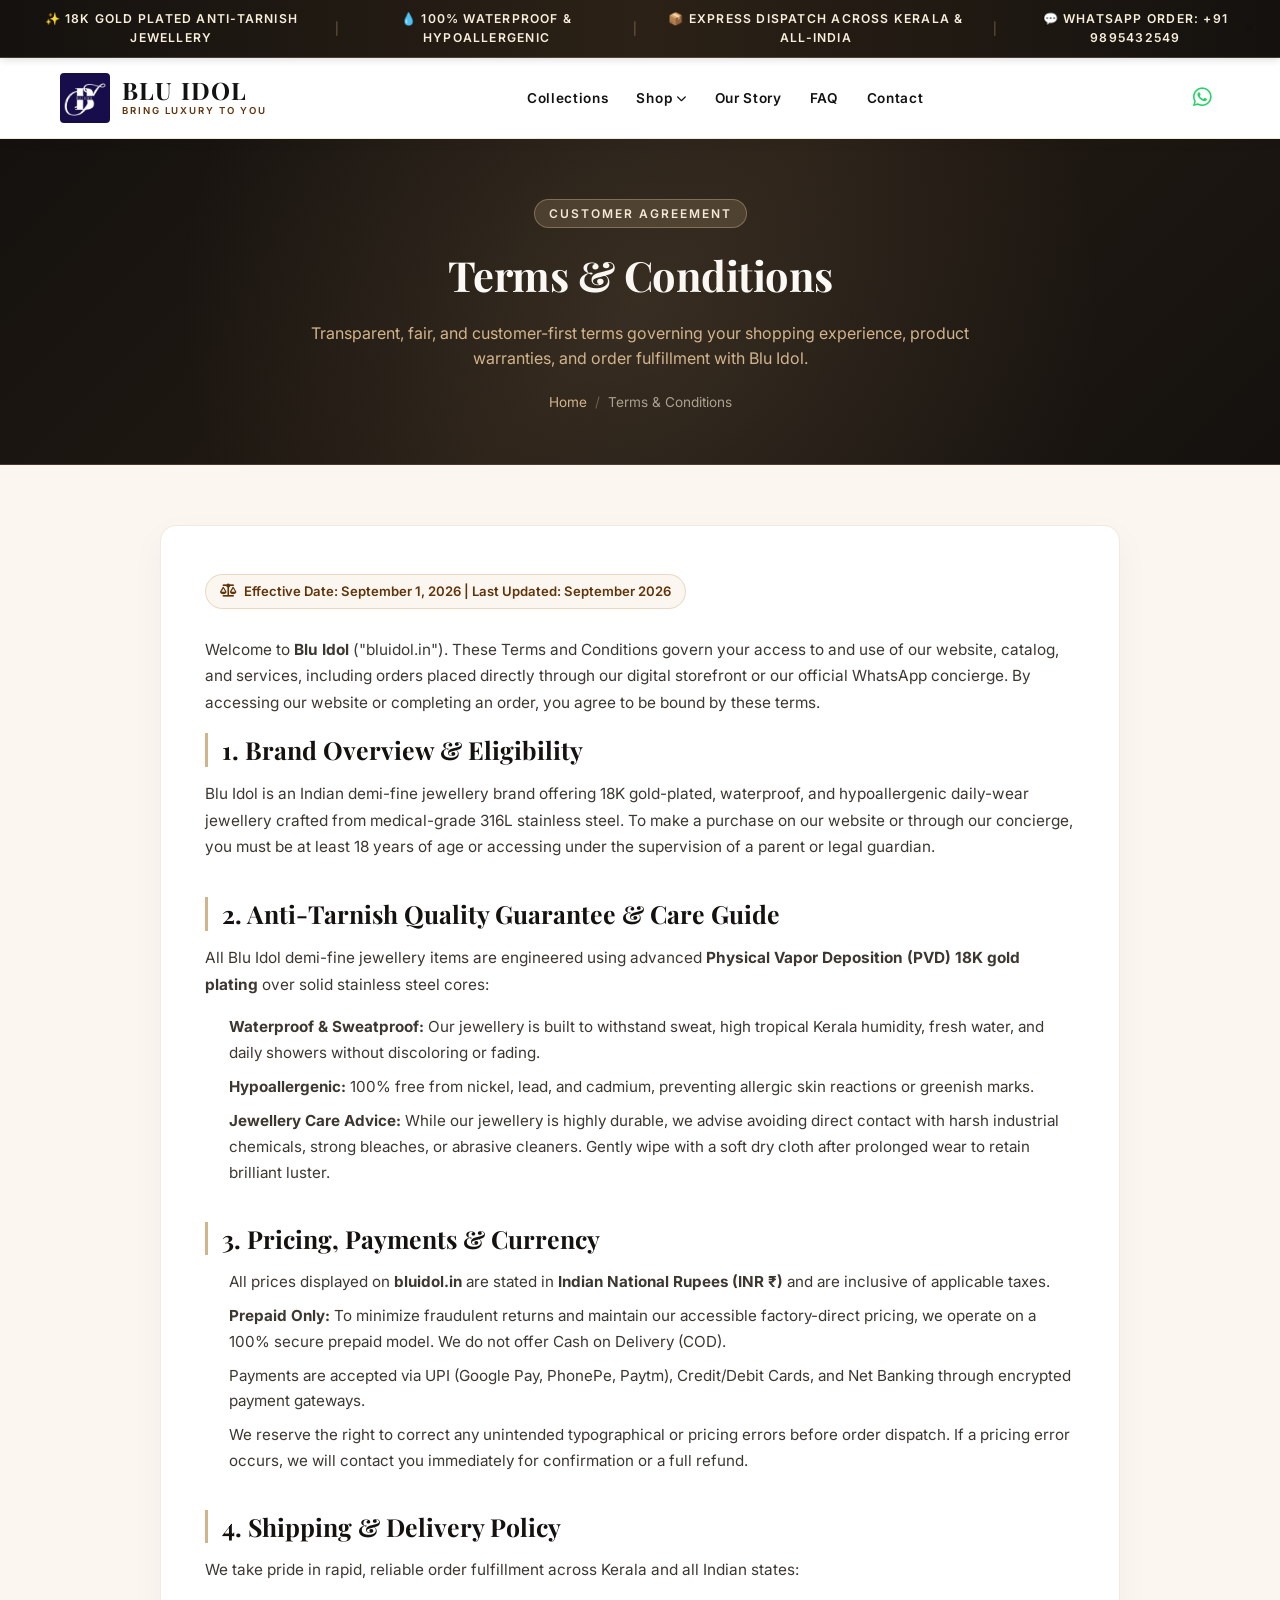
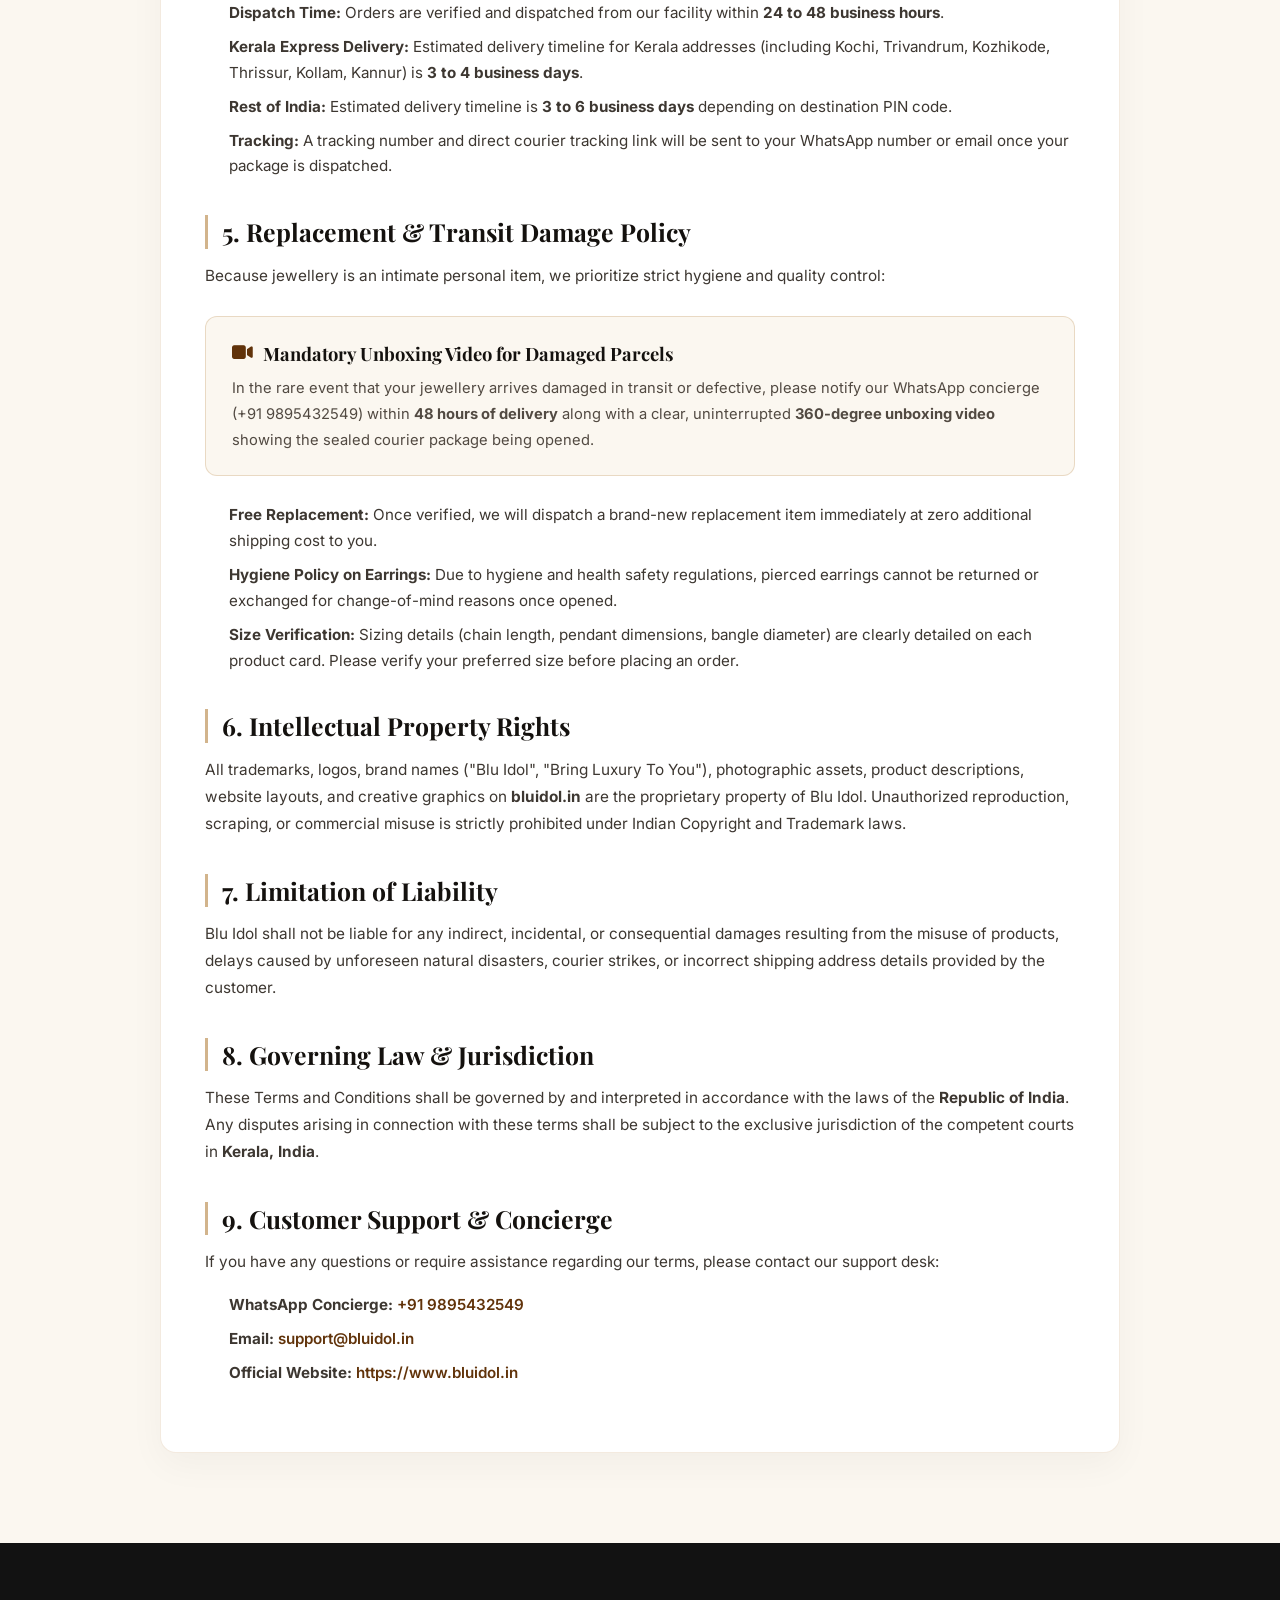
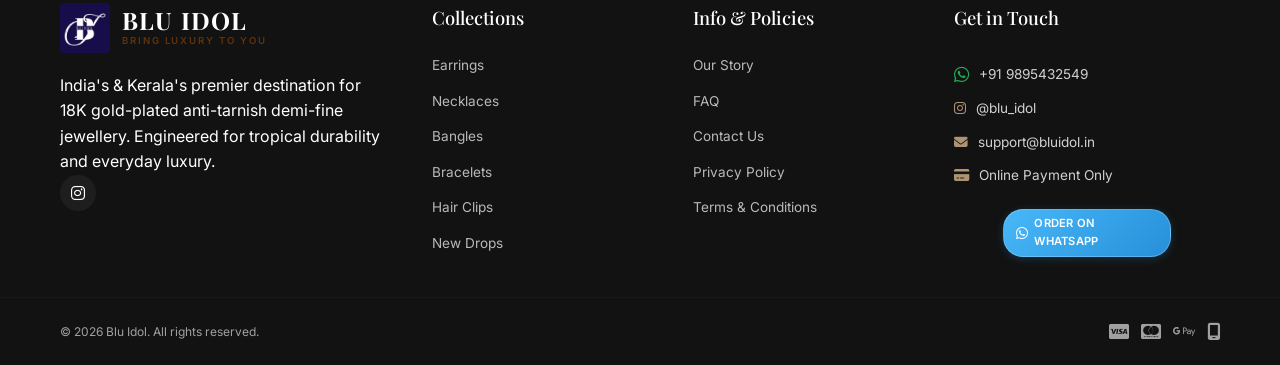
<file: terms.html>
<!DOCTYPE html>
<html lang="en">
<head>
  <meta charset="UTF-8">
  <meta http-equiv="refresh" content="0; url=terms-and-conditions.html">
  <title>Redirecting to Terms & Conditions - Blu Idol</title>
  <link rel="canonical" href="https://www.bluidol.in/terms-and-conditions.html">
  <script>window.location.replace("terms-and-conditions.html");</script>
</head>
<body style="font-family: sans-serif; text-align: center; padding: 50px;">
  <p>Redirecting to <a href="terms-and-conditions.html">Terms & Conditions</a>...</p>
</body>
</html>
</file>
<file: style.css>
/* ==========================================================================
   CUSTOM LUXURY SCROLLBAR
   ========================================================================== */
::-webkit-scrollbar {
  width: 8px;
  height: 8px;
}

::-webkit-scrollbar-track {
  background: #fbf7f0;
}

::-webkit-scrollbar-thumb {
  background: #d2b48c;
  border-radius: 4px;
}

::-webkit-scrollbar-thumb:hover {
  background: #61330a;
}

/* ==========================================================================
   BLU IDOL - ZAISHA REDESIGN THEME (LIGHT CREAM, TAN & GOLD)
   ========================================================================== */

:root {
  --primary-color: #121212;      /* Pure Slate/Black */
  --accent-color: #d2b48c;       /* Tan/Gold accent */
  --accent-dark: #61330a;        /* Deep Bronze/Brown */
  --bg-light: #ffffff;           /* White */
  --bg-cream: #fbf7f0;           /* Soft Cream */
  --bg-tan: #e9dccb;             /* Tan Background */
  --text-dark: #121212;          /* Black Text */
  --text-light: #ffffff;         /* White Text */
  --text-muted: #666666;         /* Muted Slate */
  --border-color: #e5e5e5;
  
  --font-serif: 'Playfair Display', Georgia, serif;
  --font-sans: 'Inter', system-ui, -apple-system, sans-serif;
  --font-display: 'Playfair Display', serif;
  
  --transition-smooth: all 0.3s ease;
  --transition-fast: all 0.15s ease;
}

/* --- Reset & Global --- */
* {
  margin: 0;
  padding: 0;
  box-sizing: border-box;
}

html {
  scroll-behavior: smooth;
  scroll-padding-top: 72px;
  font-size: 16px;
  -webkit-text-size-adjust: 100%;
}

body {
  font-family: var(--font-sans);
  background-color: var(--bg-light);
  color: var(--text-dark);
  line-height: 1.6;
  overflow-x: hidden;
  max-width: 100vw;
  width: 100%;
}

a {
  text-decoration: none;
  color: inherit;
  transition: var(--transition-fast);
}

ul {
  list-style: none;
}

img {
  max-width: 100%;
  height: auto;
  display: block;
}

.container {
  width: 100%;
  max-width: 1200px;
  margin: 0 auto;
  padding: 0 20px;
}

.section {
  padding: 80px 0;
}

/* --- Typography Helpers --- */
.section-header {
  text-align: center;
  margin-bottom: 50px;
}

.section-eyebrow {
  font-family: var(--font-sans);
  text-transform: uppercase;
  letter-spacing: 0.12em;
  font-size: 0.75rem;
  font-weight: 600;
  color: var(--accent-dark);
  margin-bottom: 8px;
}

.section-title {
  font-family: var(--font-serif);
  font-size: 2.5rem;
  font-weight: 400;
  color: var(--text-dark);
  letter-spacing: 0.02em;
  text-transform: uppercase;
}

.section-title em {
  font-family: var(--font-serif);
  font-style: italic;
  text-transform: lowercase;
  color: var(--accent-dark);
}

.section-subtitle {
  font-family: var(--font-sans);
  font-size: 0.95rem;
  color: var(--text-muted);
  max-width: 600px;
  margin: 12px auto 0;
  font-weight: 400;
}

/* --- Buttons --- */
.btn {
  display: inline-flex;
  align-items: center;
  justify-content: center;
  padding: 12px 24px;
  font-family: var(--font-sans);
  font-size: 0.8rem;
  font-weight: 600;
  letter-spacing: 0.1em;
  text-transform: uppercase;
  border-radius: 2px;
  cursor: pointer;
  transition: var(--transition-smooth);
  border: 1px solid transparent;
}

.btn-primary {
  background-color: var(--primary-color);
  color: var(--text-light);
  border: 1px solid rgba(210, 180, 140, 0.5);
  border-radius: 4px;
  box-shadow: 0 4px 16px rgba(0, 0, 0, 0.15);
}

.btn-primary:hover {
  background-color: var(--accent-dark);
  color: var(--text-light);
  border-color: #d2b48c;
  transform: translateY(-2px);
  box-shadow: 0 8px 24px rgba(97, 51, 10, 0.25);
}

.btn-outline {
  background-color: rgba(255, 255, 255, 0.5);
  backdrop-filter: blur(6px);
  border: 1px solid var(--primary-color);
  color: var(--primary-color);
  border-radius: 4px;
}

.btn-outline:hover {
  background-color: var(--primary-color);
  color: var(--text-light);
  transform: translateY(-2px);
  box-shadow: 0 6px 18px rgba(0, 0, 0, 0.15);
}

.btn-link {
  display: inline-flex;
  align-items: center;
  gap: 6px;
  font-family: var(--font-sans);
  font-size: 0.8rem;
  font-weight: 700;
  text-transform: uppercase;
  letter-spacing: 0.08em;
  color: var(--primary-color);
  padding: 2px 0;
  position: relative;
}

.btn-link::after {
  content: '';
  position: absolute;
  bottom: 0;
  left: 0;
  width: 100%;
  height: 1px;
  background-color: var(--primary-color);
  transition: var(--transition-smooth);
}

.btn-link:hover {
  color: var(--accent-dark);
}

.btn-link:hover::after {
  background-color: var(--accent-dark);
  width: 0;
}

/* --- Announcement Bar --- */
.announcement-bar {
  background: linear-gradient(90deg, #14110e 0%, #2b2116 50%, #14110e 100%);
  color: #f7eedb;
  border-bottom: 1px solid rgba(210, 180, 140, 0.25);
  padding: 9px 20px;
  text-align: center;
  font-family: var(--font-sans);
  font-size: 0.76rem;
  letter-spacing: 0.1em;
  font-weight: 600;
  position: relative;
  z-index: 1000;
  display: flex;
  justify-content: center;
  align-items: center;
  box-shadow: 0 2px 8px rgba(0, 0, 0, 0.12);
}

.announcement-content {
  display: flex;
  gap: 12px;
  align-items: center;
}

.announcement-bar .separator {
  color: #d2b48c;
  opacity: 0.6;
  font-weight: 300;
}

.announcement-close {
  position: absolute;
  right: 12px;
  top: 50%;
  transform: translateY(-50%);
  background: none;
  border: none;
  color: var(--text-dark);
  font-size: 1.1rem;
  cursor: pointer;
  opacity: 0.6;
  width: 36px;
  height: 36px;
  display: inline-flex;
  align-items: center;
  justify-content: center;
  touch-action: manipulation;
}

.announcement-close:hover {
  opacity: 1;
}

/* --- Header / Navigation --- */
.header {
  background-color: rgba(255, 255, 255, 0.94);
  backdrop-filter: blur(14px);
  -webkit-backdrop-filter: blur(14px);
  border-bottom: 1px solid rgba(210, 180, 140, 0.3);
  position: sticky;
  top: 0;
  z-index: 999;
  transition: box-shadow 0.3s ease, background-color 0.3s ease;
  box-shadow: 0 2px 16px rgba(0, 0, 0, 0.03);
}

.header-inner {
  display: flex;
  justify-content: space-between;
  align-items: center;
  height: 80px;
}

/* Logo styling */
.logo a {
  display: flex;
  align-items: center;
  gap: 12px;
}

.logo-img-el {
  height: 50px;
  width: auto;
  border-radius: 4px;
  object-fit: contain;
}

.logo-text {
  display: flex;
  flex-direction: column;
}

.logo-name {
  font-family: var(--font-serif);
  font-size: 1.5rem;
  font-weight: 700;
  letter-spacing: 0.05em;
  color: var(--primary-color);
  line-height: 1.1;
}

.logo-tagline {
  font-family: var(--font-sans);
  font-size: 0.6rem;
  text-transform: uppercase;
  letter-spacing: 0.2em;
  color: var(--accent-dark);
  font-weight: 600;
}

/* Desktop Navigation */
.nav-desktop ul {
  display: flex;
  align-items: center;
  gap: 28px;
}

.nav-desktop a {
  font-family: var(--font-sans);
  font-size: 0.85rem;
  font-weight: 600;
  color: var(--text-dark);
  letter-spacing: 0.05em;
  padding: 6px 0;
  position: relative;
}

.nav-desktop a:hover {
  color: var(--accent-dark);
}

/* Dropdown Menu */
.has-dropdown {
  position: relative;
}

.dropdown {
  position: absolute;
  top: 100%;
  left: 50%;
  transform: translateX(-50%) translateY(10px);
  background-color: var(--bg-light);
  min-width: 160px;
  border: 1px solid var(--border-color);
  padding: 8px 0;
  display: flex;
  flex-direction: column;
  opacity: 0;
  visibility: hidden;
  transition: var(--transition-smooth);
}

.has-dropdown:hover .dropdown {
  opacity: 1;
  visibility: visible;
  transform: translateX(-50%) translateY(0);
}

.dropdown li a {
  display: block;
  padding: 8px 16px;
  font-size: 0.8rem;
}

.dropdown li a:hover {
  background-color: var(--bg-cream);
  color: var(--accent-dark);
}

/* Header Actions */
.header-actions {
  display: flex;
  align-items: center;
  gap: 12px;
}

.icon-btn {
  background: none;
  border: none;
  font-size: 1.1rem;
  color: var(--text-dark);
  cursor: pointer;
  position: relative;
  width: 36px;
  height: 36px;
  display: flex;
  align-items: center;
  justify-content: center;
  border-radius: 50%;
}

.icon-btn:hover {
  background-color: var(--bg-cream);
  color: var(--accent-dark);
}

.icon-btn .badge {
  position: absolute;
  top: 2px;
  right: 2px;
  background-color: var(--primary-color);
  color: var(--text-light);
  font-size: 0.6rem;
  font-weight: 700;
  width: 14px;
  height: 14px;
  border-radius: 50%;
  display: flex;
  align-items: center;
  justify-content: center;
}

/* Hamburger menu button */
.hamburger {
  display: none;
  flex-direction: column;
  justify-content: space-around;
  width: 44px;
  height: 44px;
  background: none;
  border: none;
  cursor: pointer;
  z-index: 1001;
  padding: 12px 10px;
  box-sizing: border-box;
  touch-action: manipulation;
}

.hamburger span {
  width: 100%;
  height: 2px;
  background-color: var(--primary-color);
  transition: var(--transition-smooth);
  border-radius: 2px;
}

.hamburger.open span:nth-child(1) {
  transform: translateY(7px) rotate(45deg);
}

.hamburger.open span:nth-child(2) {
  opacity: 0;
  transform: translateX(-10px);
}

.hamburger.open span:nth-child(3) {
  transform: translateY(-7px) rotate(-45deg);
}

/* Mobile Nav Drawer & Overlay Base (hidden on desktop) */
.nav-mobile,
.nav-mobile-overlay,
.mobile-bottom-bar {
  display: none;
}

/* --- Hero Section --- */
.hero {
  position: relative;
  min-height: calc(100vh - 80px);
  display: flex;
  align-items: center;
  overflow: hidden;
  color: var(--text-dark);
  background: #fbf7f0;
}

.hero-bg {
  position: absolute;
  top: 0;
  left: 0;
  width: 100%;
  height: 100%;
  z-index: 1;
}

.hero-picture {
  display: block;
  width: 100%;
  height: 100%;
}

.hero-img {
  width: 100%;
  height: 100%;
  object-fit: cover;
  object-position: right center;
}

.hero-color-grade {
  position: absolute;
  top: 0;
  left: 0;
  width: 100%;
  height: 100%;
  background: radial-gradient(ellipse 70% 80% at 85% 35%, rgba(15, 76, 156, 0.08) 0%, transparent 65%);
  pointer-events: none;
  z-index: 2;
}

.hero-overlay {
  position: absolute;
  top: 0;
  left: 0;
  width: 100%;
  height: 100%;
  background: linear-gradient(90deg, 
    rgba(252, 249, 244, 0.94) 0%, 
    rgba(252, 249, 244, 0.86) 32%, 
    rgba(252, 249, 244, 0.50) 52%, 
    rgba(252, 249, 244, 0.12) 72%, 
    transparent 100%);
  z-index: 3;
  pointer-events: none;
}

.hero-content {
  position: relative;
  z-index: 4;
  display: flex;
  align-items: center;
  justify-content: flex-start;
  width: 100%;
}

.hero-text {
  max-width: 660px;
  text-align: left;
}

.hero-eyebrow {
  font-family: var(--font-sans);
  color: #0b3a75;
  background: rgba(15, 76, 156, 0.08);
  border: 1px solid rgba(15, 76, 156, 0.25);
  border-radius: 50px;
  padding: 6px 18px;
  display: inline-block;
  font-size: 0.78rem;
  letter-spacing: 0.14em;
  text-transform: uppercase;
  margin-bottom: 20px;
  font-weight: 700;
}

.hero-title {
  font-family: var(--font-serif);
  font-size: clamp(2.4rem, 4.3vw, 3.4rem);
  line-height: 1.15;
  font-weight: 400;
  letter-spacing: 0.03em;
  text-transform: uppercase;
  margin-bottom: 24px;
  color: #121212;
  text-shadow: 0 1px 2px rgba(255, 255, 255, 0.8);
}

.hero-blu-accent {
  color: #0f4c9c;
  background: linear-gradient(135deg, #093b7b 0%, #155dfc 60%, #0284c7 100%);
  -webkit-background-clip: text;
  -webkit-text-fill-color: transparent;
  display: inline-block;
  font-weight: 700;
}

.hero-title em,
.hero-everything-accent {
  font-family: var(--font-serif);
  font-style: italic;
  text-transform: uppercase !important;
  color: var(--accent-dark);
}

.hero-subtitle {
  font-family: var(--font-sans);
  font-size: 1.05rem;
  color: #4a4a4a;
  margin-bottom: 36px;
  font-weight: 400;
  line-height: 1.7;
  text-shadow: 0 1px 2px rgba(255, 255, 255, 0.8);
}

.hero-cta {
  display: flex;
  gap: 16px;
  justify-content: flex-start;
}

.hero-cta .btn-primary {
  background: linear-gradient(135deg, #0a2348 0%, #0f3d7a 50%, #1752a6 100%);
  border: 1px solid rgba(23, 82, 166, 0.6);
  color: #ffffff;
  box-shadow: 0 6px 20px rgba(15, 61, 122, 0.28);
  font-weight: 600;
}

.hero-cta .btn-primary:hover {
  background: linear-gradient(135deg, #0f3d7a 0%, #1752a6 100%);
  box-shadow: 0 8px 26px rgba(15, 61, 122, 0.42);
  transform: translateY(-2px);
}

.hero-cta .btn-outline {
  border: 1.5px solid rgba(15, 61, 122, 0.45);
  color: #0a2348;
  background: rgba(255, 255, 255, 0.9);
  font-weight: 600;
}

.hero-cta .btn-outline:hover {
  background: rgba(15, 61, 122, 0.08);
  border-color: #0f3d7a;
  color: #0f3d7a;
}

/* Scroll indicator */
.hero-scroll {
  position: absolute;
  bottom: 30px;
  left: 50%;
  transform: translateX(-50%);
  display: flex;
  flex-direction: column;
  align-items: center;
  gap: 6px;
  z-index: 4;
  color: #0f4c9c;
}

.scroll-line {
  width: 1px;
  height: 40px;
  background: #0f4c9c;
}

.scroll-text {
  font-family: var(--font-sans);
  font-size: 0.6rem;
  text-transform: uppercase;
  letter-spacing: 0.25em;
  opacity: 0.75;
  color: #0f4c9c;
}

/* --- Trust Strip --- */
.trust-strip {
  background-color: var(--bg-cream);
  color: var(--text-dark);
  padding: 24px 0;
  border-bottom: 1px solid var(--border-color);
}

.trust-inner {
  display: flex;
  justify-content: center;
  align-items: center;
  flex-wrap: wrap;
  gap: 14px;
}

.trust-item {
  display: flex;
  align-items: center;
  gap: 8px;
  background: #ffffff;
  padding: 10px 20px;
  border-radius: 30px;
  border: 1px solid rgba(210, 180, 140, 0.35);
  box-shadow: 0 2px 10px rgba(0, 0, 0, 0.02);
  transition: all 0.25s ease;
  font-family: var(--font-sans);
  font-size: 0.76rem;
  font-weight: 600;
  letter-spacing: 0.05em;
  text-transform: uppercase;
  color: #121212;
}

.trust-item:hover {
  transform: translateY(-2px);
  border-color: var(--accent-dark);
  box-shadow: 0 6px 18px rgba(97, 51, 10, 0.08);
}

.trust-item i {
  color: var(--accent-dark);
}

/* --- Collections Section --- */
.collections-grid {
  display: grid;
  grid-template-columns: repeat(auto-fit, minmax(200px, 1fr));
  gap: 20px;
}

.collection-card {
  position: relative;
  overflow: hidden;
  border-radius: 8px;
  box-shadow: 0 4px 16px rgba(0, 0, 0, 0.04);
  border: 1px solid transparent;
  transition: transform 0.35s ease, box-shadow 0.35s ease, border-color 0.35s ease;
}

.collection-card:hover {
  transform: translateY(-4px);
  box-shadow: 0 12px 28px rgba(0, 0, 0, 0.1);
  border-color: rgba(210, 180, 140, 0.5);
}

.collection-img-wrap {
  width: 100%;
  aspect-ratio: 4 / 5;
  overflow: hidden;
}

.collection-img-wrap img {
  width: 100%;
  height: 100%;
  object-fit: cover;
  transition: transform 0.6s ease;
}

.collection-overlay {
  position: absolute;
  top: 0;
  left: 0;
  width: 100%;
  height: 100%;
  background: linear-gradient(to top, rgba(0, 0, 0, 0.4) 0%, transparent 50%);
}

.collection-info {
  position: absolute;
  bottom: 0;
  left: 0;
  width: 100%;
  padding: 20px;
  color: var(--text-light);
  z-index: 2;
  text-align: center;
}

.collection-info h3 {
  font-family: var(--font-serif);
  font-size: 1.3rem;
  font-weight: 400;
  margin-bottom: 12px;
}

.collection-info .btn-link {
  color: var(--text-light);
}

.collection-info .btn-link::after {
  background-color: var(--text-light);
}

.collection-card:hover .collection-img-wrap img {
  transform: scale(1.05);
}

/* --- Featured Products --- */
.product-filters {
  display: flex;
  justify-content: center;
  gap: 10px;
  margin-bottom: 40px;
  flex-wrap: wrap;
}

.filter-btn {
  background: #ffffff;
  border: 1px solid rgba(210, 180, 140, 0.45);
  padding: 9px 22px;
  font-family: var(--font-sans);
  font-size: 0.78rem;
  font-weight: 600;
  text-transform: uppercase;
  letter-spacing: 0.06em;
  border-radius: 25px;
  cursor: pointer;
  color: #121212;
  transition: all 0.25s ease;
  box-shadow: 0 2px 6px rgba(0, 0, 0, 0.02);
}

.filter-btn:hover {
  background: var(--bg-cream);
  border-color: var(--accent-dark);
  color: var(--accent-dark);
}

.filter-btn.active {
  background-color: var(--primary-color);
  color: #ffffff;
  border-color: var(--primary-color);
  box-shadow: 0 4px 14px rgba(0, 0, 0, 0.18);
}

.filter-btn:hover, .filter-btn.active {
  background-color: var(--primary-color);
  color: var(--text-light);
  border-color: var(--primary-color);
}

.products-grid {
  display: grid;
  grid-template-columns: repeat(4, 1fr);
  gap: 20px;
}

.product-card {
  background-color: #ffffff;
  border: 1px solid #ebe6dd;
  border-radius: 8px;
  overflow: hidden;
  display: flex;
  flex-direction: column;
  position: relative;
  transition: transform 0.35s cubic-bezier(0.25, 1, 0.5, 1), box-shadow 0.35s ease, border-color 0.35s ease;
  box-shadow: 0 2px 10px rgba(0, 0, 0, 0.02);
}

.product-card:hover {
  transform: translateY(-6px);
  box-shadow: 0 16px 36px rgba(0, 0, 0, 0.08);
  border-color: rgba(210, 180, 140, 0.6);
}

.product-img-wrap {
  position: relative;
  aspect-ratio: 1 / 1;
  overflow: hidden;
}

.product-img-wrap img {
  width: 100%;
  height: 100%;
  object-fit: cover;
  transition: transform 0.5s cubic-bezier(0.25, 1, 0.5, 1);
}

.product-card:hover .product-img-wrap img {
  transform: scale(1.05);
}

.product-badges {
  position: absolute;
  top: 12px;
  left: 12px;
  z-index: 2;
  display: flex;
  flex-direction: column;
  gap: 6px;
}

.product-badges span {
  padding: 4px 10px;
  font-size: 0.62rem;
  font-weight: 700;
  letter-spacing: 0.08em;
  text-transform: uppercase;
  border-radius: 20px;
  color: #ffffff;
  box-shadow: 0 2px 8px rgba(0, 0, 0, 0.15);
  backdrop-filter: blur(4px);
}

.badge-new {
  background: linear-gradient(135deg, #1b663e 0%, #114227 100%);
}

.badge-best {
  background: linear-gradient(135deg, #1f1b16 0%, #4a341e 100%);
  border: 1px solid rgba(210, 180, 140, 0.6);
  color: #f7eedb !important;
}

.badge-sale {
  background: linear-gradient(135deg, #a92525 0%, #6e1313 100%);
}

.badge-out-of-stock {
  background: linear-gradient(135deg, #475569 0%, #1e293b 100%) !important;
  border: 1px solid rgba(255, 255, 255, 0.3) !important;
  color: #ffffff !important;
}

.product-card.out-of-stock .product-img-wrap img {
  opacity: 0.72;
  filter: grayscale(20%);
}

.product-card.out-of-stock .price-off {
  opacity: 0.5;
}

.product-actions {
  position: absolute;
  right: 12px;
  top: 12px;
  display: flex;
  flex-direction: column;
  gap: 8px;
  z-index: 2;
}

.product-actions button {
  width: 34px;
  height: 34px;
  border-radius: 50%;
  background: rgba(255, 255, 255, 0.9);
  backdrop-filter: blur(6px);
  border: 1px solid rgba(210, 180, 140, 0.35);
  color: var(--text-dark);
  display: flex;
  align-items: center;
  justify-content: center;
  cursor: pointer;
  box-shadow: 0 2px 8px rgba(0, 0, 0, 0.08);
  transition: all 0.25s ease;
}

.product-actions button:hover {
  background-color: var(--primary-color);
  color: #ffffff;
  border-color: var(--primary-color);
  transform: scale(1.1);
}

.product-actions button:hover {
  background-color: var(--primary-color);
  color: #ffffff;
}

.product-info {
  padding: 16px;
  display: flex;
  flex-direction: column;
  flex-grow: 1;
  text-align: center;
}

.product-category {
  font-size: 0.7rem;
  text-transform: uppercase;
  color: var(--text-muted);
  letter-spacing: 0.05em;
  margin-bottom: 6px;
  font-weight: 600;
}

.product-name {
  font-family: var(--font-sans);
  font-size: 0.92rem;
  color: var(--text-dark);
  font-weight: 600;
  margin-bottom: 6px;
  line-height: 1.35;
  min-height: 2.7em;
  display: -webkit-box;
  -webkit-line-clamp: 2;
  -webkit-box-orient: vertical;
  overflow: hidden;
}

.product-stars {
  display: flex;
  align-items: center;
  justify-content: center;
  gap: 3px;
  color: #f39c12;
  font-size: 0.72rem;
  margin-bottom: 10px;
}

.product-stars span {
  color: var(--text-muted);
  margin-left: 4px;
}

.product-price-row {
  display: flex;
  align-items: center;
  justify-content: center;
  gap: 8px;
  margin-bottom: 16px;
  margin-top: auto;
}

.price-current {
  font-size: 1.05rem;
  font-weight: 700;
  color: var(--text-dark);
}

.price-original {
  font-size: 0.85rem;
  text-decoration: line-through;
  color: var(--text-muted);
}

.price-off {
  font-size: 0.72rem;
  font-weight: 700;
  color: #c0392b;
  background: rgba(192, 57, 43, 0.08);
  padding: 2px 8px;
  border-radius: 12px;
}

.btn-add-cart {
  width: 100%;
  background-color: transparent;
  border: 1px solid var(--primary-color);
  color: var(--primary-color);
  padding: 8px 0;
  font-size: 0.75rem;
  gap: 6px;
}

.btn-add-cart:hover {
  background-color: var(--primary-color);
  color: var(--text-light);
}

.btn-whatsapp {
  width: 100%;
  max-width: 168px;
  margin: 0 auto;
  background: linear-gradient(135deg, #48b8f8 0%, #268fd9 100%);
  border: 1px solid rgba(26, 115, 232, 0.25);
  color: #ffffff !important;
  padding: 5px 12px;
  font-size: 0.70rem;
  font-weight: 600;
  display: inline-flex;
  align-items: center;
  justify-content: center;
  gap: 6px;
  border-radius: 20px;
  text-decoration: none;
  transition: all 0.25s cubic-bezier(0.25, 1, 0.5, 1);
  box-shadow: 0 2px 8px rgba(38, 143, 217, 0.25);
  cursor: pointer;
  letter-spacing: 0.02em;
}

.btn-whatsapp i {
  color: #ffffff;
  font-size: 0.88rem;
  transition: transform 0.25s ease;
}

.btn-whatsapp:hover {
  background: linear-gradient(135deg, #268fd9 0%, #1565c0 100%);
  border-color: #1565c0;
  color: #ffffff !important;
  transform: translateY(-1px);
  box-shadow: 0 4px 14px rgba(38, 143, 217, 0.40);
}

.btn-whatsapp:hover i {
  color: #ffffff;
  transform: scale(1.12);
}

.btn-whatsapp.btn-full {
  max-width: 100%;
  padding: 8px 16px;
  font-size: 0.80rem;
  min-height: 38px;
}

.btn-out-of-stock {
  width: 100%;
  max-width: 168px;
  margin: 0 auto;
  background: #f1f3f5 !important;
  border: 1px solid #d0d7de !important;
  color: #64748b !important;
  padding: 5px 12px;
  font-size: 0.70rem;
  font-weight: 600;
  display: inline-flex;
  align-items: center;
  justify-content: center;
  gap: 5px;
  border-radius: var(--radius-sm, 6px);
  cursor: not-allowed !important;
  pointer-events: none;
  text-transform: uppercase;
  letter-spacing: 0.04em;
  box-shadow: none !important;
  min-height: 30px;
}

.btn-out-of-stock i {
  color: #94a3b8;
  font-size: 0.82rem;
}

.view-all-wrap {
  text-align: center;
  margin-top: 50px;
}

/* --- Promo Banner Section --- */
.promo-banner {
  position: relative;
  padding: 80px 0;
  overflow: hidden;
  color: var(--text-dark);
  background-color: var(--bg-cream);
}

.promo-bg {
  position: absolute;
  top: 0;
  left: 0;
  width: 100%;
  height: 100%;
  z-index: 1;
}

.promo-bg img {
  width: 100%;
  height: 100%;
  object-fit: cover;
}

.promo-overlay {
  position: absolute;
  top: 0;
  left: 0;
  width: 100%;
  height: 100%;
  background-color: rgba(251, 247, 240, 0.7);
  z-index: 2;
}

.promo-content {
  position: relative;
  z-index: 3;
  display: flex;
  justify-content: space-between;
  align-items: center;
  flex-wrap: wrap;
  gap: 30px;
}

.promo-text {
  max-width: 600px;
}

.promo-eyebrow {
  color: var(--accent-dark);
  font-family: var(--font-sans);
  text-transform: uppercase;
  font-size: 0.75rem;
  letter-spacing: 0.15em;
  font-weight: 600;
  margin-bottom: 12px;
}

.promo-title {
  font-family: var(--font-serif);
  font-size: 2.2rem;
  font-weight: 400;
  margin-bottom: 12px;
  line-height: 1.2;
}

.promo-subtitle {
  font-family: var(--font-sans);
  font-size: 0.95rem;
  opacity: 0.9;
}

.promo-actions .btn {
  background-color: var(--primary-color);
  color: var(--text-light);
}

.promo-actions .btn:hover {
  background-color: var(--accent-dark);
}

/* --- Features Section --- */
.features-grid {
  display: grid;
  grid-template-columns: repeat(4, 1fr);
  gap: 24px;
}

.feature-card {
  background: #ffffff;
  border: 1px solid #ebe6dd;
  border-radius: 8px;
  padding: 32px 24px;
  text-align: center;
  box-shadow: 0 2px 12px rgba(0, 0, 0, 0.02);
  transition: transform 0.3s ease, box-shadow 0.3s ease, border-color 0.3s ease;
}

.feature-card:hover {
  transform: translateY(-4px);
  box-shadow: 0 12px 28px rgba(0, 0, 0, 0.06);
  border-color: rgba(210, 180, 140, 0.5);
}

.feature-icon {
  width: 58px;
  height: 58px;
  border-radius: 50%;
  background: rgba(210, 180, 140, 0.15);
  border: 1px solid rgba(210, 180, 140, 0.35);
  display: flex;
  align-items: center;
  justify-content: center;
  margin: 0 auto 18px;
  color: var(--accent-dark);
  font-size: 1.35rem;
  transition: all 0.3s ease;
}

.feature-card:hover .feature-icon {
  background: var(--accent-dark);
  color: #ffffff;
  transform: scale(1.08);
}

.testimonial-card.active {
  display: block;
}

.testimonial-stars {
  color: var(--accent-dark);
  margin-bottom: 20px;
  font-size: 0.8rem;
}

.testimonial-text {
  font-family: var(--font-serif);
  font-size: 1.5rem;
  line-height: 1.5;
  font-style: italic;
  margin-bottom: 24px;
}

.testimonial-author {
  display: flex;
  align-items: center;
  justify-content: center;
  gap: 12px;
}

.author-avatar {
  width: 40px;
  height: 40px;
  border-radius: 50%;
  background-color: var(--accent-color);
  color: var(--text-dark);
  display: flex;
  align-items: center;
  justify-content: center;
  font-weight: 600;
  font-size: 1.1rem;
}

.testimonial-author div {
  text-align: left;
}

.testimonial-author strong {
  display: block;
  font-size: 0.9rem;
}

.testimonial-author span {
  font-size: 0.7rem;
  color: var(--text-muted);
}

.slider-controls {
  display: flex;
  justify-content: center;
  gap: 10px;
  margin-top: 30px;
}

.slider-dot {
  width: 6px;
  height: 6px;
  border-radius: 50%;
  background-color: rgba(0, 0, 0, 0.2);
  border: none;
  cursor: pointer;
}

.slider-dot.active {
  background-color: var(--primary-color);
  transform: scale(1.2);
}

/* --- Instagram Section --- */
.instagram-section {
  padding-bottom: 0;
}

.instagram-grid {
  display: grid;
  grid-template-columns: repeat(6, 1fr);
  margin-top: 40px;
}

.ig-tile {
  position: relative;
  aspect-ratio: 1 / 1;
  overflow: hidden;
}

.ig-tile img {
  width: 100%;
  height: 100%;
  object-fit: cover;
}

.ig-hover {
  position: absolute;
  top: 0;
  left: 0;
  width: 100%;
  height: 100%;
  background-color: rgba(0, 0, 0, 0.4);
  opacity: 0;
  display: flex;
  align-items: center;
  justify-content: center;
  color: var(--text-light);
  font-size: 1.2rem;
  transition: var(--transition-smooth);
}

.ig-tile:hover .ig-hover {
  opacity: 1;
}

/* --- About Section --- */
.about-inner {
  display: grid;
  grid-template-columns: 1fr 1fr;
  align-items: center;
  gap: 60px;
}

.about-image {
  position: relative;
}

.about-image img {
  border-radius: 4px;
}

.about-badge {
  position: absolute;
  bottom: -20px;
  right: -20px;
  background-color: var(--primary-color);
  color: var(--text-light);
  padding: 16px;
  border-radius: 4px;
  display: flex;
  align-items: center;
  gap: 12px;
  max-width: 220px;
}

.about-badge .badge-text {
  font-family: var(--font-sans);
  font-size: 0.75rem;
  font-weight: 600;
  text-transform: uppercase;
}

.about-content {
  padding-left: 10px;
}

/* --- The Meaning Behind BLU (B - Bring, L - Luxury, U - To You) --- */
.blu-acronym-container {
  display: flex;
  gap: 14px;
  margin: 20px 0 24px;
}

.blu-letter-box {
  flex: 1;
  background-color: var(--bg-cream);
  border: 1px solid var(--border-color);
  border-radius: 6px;
  padding: 14px 10px;
  text-align: center;
  transition: var(--transition-smooth);
}

.blu-letter-box:hover {
  border-color: var(--accent-color);
  background-color: #ffffff;
  transform: translateY(-2px);
  box-shadow: 0 4px 16px rgba(210, 180, 140, 0.2);
}

.acronym-letter {
  display: block;
  font-family: var(--font-serif);
  font-size: 1.9rem;
  font-weight: 700;
  color: var(--accent-dark);
  line-height: 1;
  margin-bottom: 4px;
}

.acronym-word {
  display: block;
  font-family: var(--font-sans);
  font-size: 0.75rem;
  font-weight: 700;
  text-transform: uppercase;
  letter-spacing: 0.08em;
  color: var(--primary-color);
}

.about-text {
  font-family: var(--font-sans);
  font-size: 0.95rem;
  color: var(--text-dark);
  opacity: 0.85;
  margin-bottom: 20px;
  line-height: 1.7;
}

.about-highlights {
  display: grid;
  grid-template-columns: repeat(2, 1fr);
  gap: 12px;
  margin-bottom: 30px;
}

.highlight-item {
  display: flex;
  align-items: center;
  gap: 8px;
  font-family: var(--font-sans);
  font-size: 0.8rem;
  font-weight: 600;
  color: var(--primary-color);
}

.highlight-item i {
  color: var(--accent-dark);
}

/* --- FAQ Section (AEO & LLM Optimized) --- */
.faq-section {
  background-color: #ffffff;
  padding: 80px 0;
  border-top: 1px solid var(--border-color);
}

.faq-list {
  max-width: 860px;
  margin: 40px auto 0;
  display: flex;
  flex-direction: column;
  gap: 16px;
}

.faq-item {
  background-color: var(--bg-cream);
  border: 1px solid var(--border-color);
  border-radius: var(--radius-sm, 8px);
  overflow: hidden;
  transition: border-color 0.3s ease, box-shadow 0.3s ease;
}

.faq-item:hover {
  border-color: var(--accent-color);
  box-shadow: 0 4px 14px rgba(197, 160, 89, 0.12);
}

.faq-item.active {
  border-color: var(--accent-dark);
  box-shadow: 0 6px 20px rgba(170, 124, 17, 0.15);
}

.faq-question {
  width: 100%;
  display: flex;
  align-items: center;
  justify-content: space-between;
  padding: 20px 24px;
  background: none;
  border: none;
  text-align: left;
  font-family: var(--font-serif);
  font-size: 1.15rem;
  font-weight: 600;
  color: var(--primary-color);
  cursor: pointer;
  gap: 16px;
  transition: color 0.25s ease;
}

.faq-question:hover {
  color: var(--accent-dark);
}

.faq-icon {
  font-size: 0.95rem;
  color: var(--accent-dark);
  transition: transform 0.3s ease;
  flex-shrink: 0;
}

.faq-item.active .faq-icon {
  transform: rotate(180deg);
}

.faq-answer {
  max-height: 0;
  overflow: hidden;
  transition: max-height 0.4s cubic-bezier(0, 1, 0, 1);
  padding: 0 24px;
}

.faq-item.active .faq-answer {
  max-height: 400px;
  transition: max-height 0.4s cubic-bezier(1, 0, 1, 0);
  padding-bottom: 22px;
}

.faq-answer p {
  font-family: var(--font-sans);
  font-size: 0.95rem;
  line-height: 1.7;
  color: var(--text-dark);
  opacity: 0.88;
  margin: 0;
}

.faq-answer a {
  color: var(--primary-color);
  text-decoration: underline;
  text-underline-offset: 3px;
  font-weight: 600;
}

.faq-answer a:hover {
  color: var(--accent-dark);
}

/* --- Newsletter Section --- */
.newsletter-section {
  background-color: var(--bg-cream);
  border-top: 1px solid var(--border-color);
  border-bottom: 1px solid var(--border-color);
  padding: 60px 0;
}

.newsletter-inner {
  display: flex;
  justify-content: space-between;
  align-items: center;
  flex-wrap: wrap;
  gap: 30px;
}

.newsletter-text {
  max-width: 500px;
}

.newsletter-title {
  font-family: var(--font-serif);
  font-size: 1.8rem;
  color: var(--primary-color);
  margin-bottom: 6px;
}

.newsletter-text p {
  color: var(--text-muted);
  font-size: 0.9rem;
}

.newsletter-form {
  flex-grow: 1;
  max-width: 500px;
}

.input-wrap {
  display: flex;
  border-radius: 2px;
  overflow: hidden;
}

.newsletter-form input {
  flex-grow: 1;
  border: 1px solid var(--border-color);
  border-right: none;
  padding: 12px 16px;
  font-family: var(--font-sans);
  font-size: 0.85rem;
  outline: none;
}

.newsletter-form button {
  border-radius: 0;
  padding: 0 24px;
}

.form-note {
  font-size: 0.7rem;
  color: var(--text-muted);
  margin-top: 8px;
}

/* --- Footer --- */
.footer {
  background-color: var(--primary-color);
  color: var(--text-light);
  padding: 60px 0 0;
}

.footer-inner {
  display: grid;
  grid-template-columns: 1.5fr 1fr 1fr 1.2fr;
  gap: 40px;
  margin-bottom: 40px;
}

.footer-brand .logo {
  margin-bottom: 20px;
}

.footer-brand .logo-name {
  color: #ffffff;
}

.footer-desc {
  font-family: var(--font-sans);
  font-size: 0.85rem;
  opacity: 0.7;
  line-height: 1.6;
  margin-bottom: 20px;
}

.footer-social {
  display: flex;
  gap: 10px;
}

.footer-social a {
  width: 36px;
  height: 36px;
  border-radius: 50%;
  background-color: rgba(255, 255, 255, 0.05);
  display: flex;
  align-items: center;
  justify-content: center;
  font-size: 1rem;
}

.footer-social a:hover {
  background-color: var(--accent-dark);
  color: #ffffff;
}

.footer-links h4, .footer-contact h4 {
  font-family: var(--font-serif);
  font-size: 1.15rem;
  font-weight: 500;
  color: #ffffff;
  margin-bottom: 20px;
}

.footer-links ul {
  display: flex;
  flex-direction: column;
  gap: 10px;
}

.footer-links a {
  font-family: var(--font-sans);
  font-size: 0.85rem;
  opacity: 0.7;
}

.footer-links a:hover {
  opacity: 1;
  color: var(--accent-color);
}

.footer-contact {
  display: flex;
  flex-direction: column;
  gap: 12px;
}

.contact-item {
  display: flex;
  align-items: center;
  gap: 10px;
  font-family: var(--font-sans);
  font-size: 0.85rem;
  opacity: 0.8;
}

.contact-item i {
  color: var(--accent-color);
}

.footer-contact .btn {
  margin-top: 12px;
  align-self: flex-start;
  border-color: rgba(255, 255, 255, 0.2);
  color: #ffffff;
}

.footer-contact .btn:hover {
  background-color: var(--accent-dark);
}

.footer-bottom {
  border-top: 1px solid rgba(255, 255, 255, 0.05);
  padding: 24px 0;
  font-family: var(--font-sans);
  font-size: 0.75rem;
  opacity: 0.6;
}

.footer-bottom .container {
  display: flex;
  justify-content: space-between;
  align-items: center;
}

.payment-icons {
  display: flex;
  gap: 12px;
  font-size: 1.1rem;
}

/* --- Cart Sidebar --- */
.cart-overlay {
  position: fixed;
  top: 0;
  left: 0;
  width: 100vw;
  height: 100vh;
  background-color: rgba(0, 0, 0, 0.4);
  z-index: 1000;
  opacity: 0;
  visibility: hidden;
  transition: var(--transition-smooth);
}

.cart-overlay.active {
  opacity: 1;
  visibility: visible;
}

.cart-sidebar {
  position: fixed;
  top: 0;
  right: -400px;
  width: 100%;
  max-width: 400px;
  height: 100vh;
  background-color: #ffffff;
  box-shadow: -5px 0 25px rgba(0, 0, 0, 0.1);
  z-index: 1001;
  display: flex;
  flex-direction: column;
  transition: right 0.3s ease;
}

.cart-sidebar.active {
  right: 0;
}

.cart-header {
  padding: 20px;
  border-bottom: 1px solid var(--border-color);
  display: flex;
  justify-content: space-between;
  align-items: center;
}

.cart-header h3 {
  font-family: var(--font-serif);
  font-size: 1.3rem;
}

.cart-close {
  background: none;
  border: none;
  font-size: 1.1rem;
  color: var(--text-dark);
  cursor: pointer;
}

.cart-body {
  padding: 20px;
  flex-grow: 1;
  overflow-y: auto;
}

.cart-empty {
  display: flex;
  flex-direction: column;
  align-items: center;
  justify-content: center;
  height: 100%;
  gap: 12px;
  color: var(--text-muted);
}

.cart-empty p {
  font-size: 0.9rem;
}

.cart-items {
  display: flex;
  flex-direction: column;
  gap: 16px;
}

.cart-item {
  display: flex;
  gap: 12px;
  align-items: center;
}

.cart-item-img {
  width: 70px;
  height: 70px;
  object-fit: cover;
  border-radius: 2px;
}

.cart-item-info {
  flex-grow: 1;
}

.cart-item-name {
  font-family: var(--font-sans);
  font-size: 0.9rem;
  font-weight: 600;
  margin-bottom: 2px;
}

.cart-item-price {
  font-size: 0.85rem;
  font-weight: 700;
}

.cart-item-qty {
  display: flex;
  align-items: center;
  gap: 10px;
  margin-top: 6px;
}

.qty-btn {
  background-color: var(--bg-cream);
  border: none;
  width: 20px;
  height: 20px;
  border-radius: 50%;
  display: flex;
  align-items: center;
  justify-content: center;
  cursor: pointer;
  font-size: 0.75rem;
}

.cart-item-remove {
  background: none;
  border: none;
  color: #cc0000;
  cursor: pointer;
}

.cart-footer {
  padding: 20px;
  border-top: 1px solid var(--border-color);
  background-color: var(--bg-cream);
}

.cart-total-row {
  display: flex;
  justify-content: space-between;
  font-weight: 700;
  margin-bottom: 12px;
}

.btn-full {
  width: 100%;
}

.cart-note {
  font-size: 0.7rem;
  color: var(--text-muted);
  text-align: center;
  margin-top: 10px;
}

/* --- Back to Top --- */
.back-to-top {
  position: fixed;
  bottom: 30px;
  right: 30px;
  width: 40px;
  height: 40px;
  border-radius: 50%;
  background-color: var(--primary-color);
  color: #ffffff;
  border: none;
  display: flex;
  align-items: center;
  justify-content: center;
  cursor: pointer;
  opacity: 0;
  visibility: hidden;
  transition: var(--transition-smooth);
  z-index: 99;
}

.back-to-top.active {
  opacity: 1;
  visibility: visible;
}

/* --- Quick View Modal --- */
.modal-overlay {
  position: fixed;
  top: 0;
  left: 0;
  width: 100vw;
  height: 100vh;
  background-color: rgba(0, 0, 0, 0.4);
  z-index: 1002;
  display: flex;
  align-items: center;
  justify-content: center;
  opacity: 0;
  visibility: hidden;
  transition: var(--transition-smooth);
}

.modal-overlay.active {
  opacity: 1;
  visibility: visible;
}

.modal {
  background-color: #ffffff;
  width: 90%;
  max-width: 800px;
  border-radius: 4px;
  overflow: hidden;
  position: relative;
  transform: scale(0.95);
  transition: var(--transition-smooth);
}

.modal-overlay.active .modal {
  transform: scale(1);
}

.modal-close {
  position: absolute;
  top: 15px;
  right: 15px;
  background: none;
  border: none;
  font-size: 1.2rem;
  cursor: pointer;
  z-index: 10;
}

.modal-body {
  display: grid;
  grid-template-columns: 1fr 1fr;
}

.modal-img img {
  width: 100%;
  height: 100%;
  object-fit: cover;
}

.modal-info {
  padding: 30px;
  display: flex;
  flex-direction: column;
  justify-content: center;
}

.modal-info .product-name {
  font-family: var(--font-serif);
  font-size: 1.8rem;
  margin-bottom: 10px;
}

.modal-desc {
  font-size: 0.85rem;
  color: var(--text-muted);
  margin-bottom: 20px;
  line-height: 1.5;
}

/* ==========================================================================
   MOBILE OPTIMIZATION & RESPONSIVE MEDIA QUERIES
   ========================================================================== */

/* Touch & Mobile Accessibility Basics */
* {
  -webkit-tap-highlight-color: transparent;
}

button, a {
  touch-action: manipulation;
}

input, select, textarea {
  font-size: 16px; /* Prevents auto-zoom in iOS Safari */
}

body.menu-open,
body.cart-open {
  overflow: hidden;
  touch-action: none;
}

/* --- Tablets & Medium Screens (<= 992px) --- */
@media screen and (max-width: 992px) {
  .collections-grid {
    grid-template-columns: repeat(2, 1fr);
    gap: 16px;
  }
  .products-grid {
    grid-template-columns: repeat(3, 1fr);
    gap: 16px;
  }
  .features-grid {
    grid-template-columns: repeat(2, 1fr);
  }
  .about-inner {
    grid-template-columns: 1fr;
    gap: 40px;
  }
  .footer-inner {
    grid-template-columns: repeat(2, 1fr);
  }
}

/* --- Mobile Devices (<= 768px) --- */
@media screen and (max-width: 768px) {
  html {
    scroll-padding-top: 64px;
  }

  body {
    padding-bottom: calc(60px + env(safe-area-inset-bottom, 0px));
  }

  .section {
    padding: 50px 0;
  }

  .section-header {
    margin-bottom: 30px;
  }

  .section-title {
    font-size: 2rem;
  }

  /* --- Announcement Bar on Mobile --- */
  .announcement-bar {
    padding: 6px 34px 6px 14px;
    font-size: 0.68rem;
    overflow: hidden;
  }

  .announcement-content {
    justify-content: center;
    white-space: nowrap;
    overflow: hidden;
    text-overflow: ellipsis;
  }

  .announcement-content .separator,
  .announcement-content span:nth-child(n+3) {
    display: none;
  }

  /* --- Compact Mobile Header --- */
  .header-inner {
    height: 62px;
  }

  .logo-img-el {
    height: 38px;
  }

  .logo-name {
    font-size: 1.25rem;
  }

  .logo-tagline {
    font-size: 0.55rem;
    letter-spacing: 0.15em;
  }

  .hamburger {
    display: flex;
  }

  .nav-desktop {
    display: none;
  }

  .header-actions {
    gap: 8px;
  }

  .icon-btn {
    width: 36px;
    height: 36px;
    font-size: 1rem;
  }

  /* --- Mobile Drawer Overlay --- */
  .nav-mobile-overlay {
    display: block;
    position: fixed;
    inset: 0;
    background-color: rgba(18, 18, 18, 0.55);
    backdrop-filter: blur(4px);
    -webkit-backdrop-filter: blur(4px);
    z-index: 1000;
    opacity: 0;
    visibility: hidden;
    transition: var(--transition-smooth);
  }

  .nav-mobile-overlay.active {
    opacity: 1;
    visibility: visible;
  }

  /* --- Mobile Navigation Drawer --- */
  .nav-mobile {
    display: flex;
    flex-direction: column;
    position: fixed;
    top: 0;
    left: -100%;
    width: min(320px, 85vw);
    height: 100%;
    height: 100dvh;
    background-color: #ffffff;
    z-index: 1001;
    padding: env(safe-area-inset-top, 0px) 0 env(safe-area-inset-bottom, 0px);
    box-shadow: 6px 0 30px rgba(0, 0, 0, 0.15);
    transition: left 0.35s cubic-bezier(0.16, 1, 0.3, 1);
    overflow-y: auto;
    -webkit-overflow-scrolling: touch;
  }

  .nav-mobile.active {
    left: 0;
  }

  .nav-mobile-header {
    display: flex;
    justify-content: space-between;
    align-items: center;
    padding: 16px 20px;
    border-bottom: 1px solid var(--border-color);
    background-color: var(--bg-cream);
  }

  .nav-mobile-header .logo-img-el {
    height: 34px;
  }

  .nav-mobile-header .logo-name {
    font-size: 1.15rem;
  }

  .nav-mobile-close {
    background: none;
    border: none;
    font-size: 1.3rem;
    color: var(--text-dark);
    cursor: pointer;
    padding: 6px 8px;
    border-radius: 50%;
    touch-action: manipulation;
  }

  .nav-mobile-search {
    margin: 14px 18px 8px;
    display: flex;
    align-items: center;
    gap: 10px;
    background-color: var(--bg-cream);
    padding: 8px 14px;
    border-radius: 20px;
    border: 1px solid var(--border-color);
  }

  .nav-mobile-search i {
    color: var(--accent-dark);
    font-size: 0.85rem;
  }

  .nav-mobile-search input {
    border: none;
    background: transparent;
    outline: none;
    width: 100%;
    font-size: 16px !important; /* Prevents iOS Safari auto-zoom */
    color: var(--text-dark);
    font-family: var(--font-sans);
  }

  .nav-mobile-links {
    display: flex;
    flex-direction: column;
    padding: 8px 0;
    list-style: none;
    flex-grow: 1;
  }

  .nav-mobile-links li a {
    display: flex;
    justify-content: space-between;
    align-items: center;
    padding: 13px 22px;
    font-size: 0.92rem;
    font-weight: 500;
    color: var(--text-dark);
    border-bottom: 1px solid #f7f7f7;
    transition: background-color 0.15s ease;
  }

  .nav-mobile-links li a:active,
  .nav-mobile-links li a:hover {
    background-color: var(--bg-cream);
    color: var(--accent-dark);
  }

  .nav-mobile-links li a i {
    color: var(--text-muted);
    font-size: 0.75rem;
  }

  .nav-mobile-footer {
    padding: 18px 20px;
    border-top: 1px solid var(--border-color);
    background-color: var(--bg-cream);
    margin-top: auto;
  }

  .mobile-trust-badge {
    display: flex;
    align-items: center;
    gap: 8px;
    font-size: 0.75rem;
    color: var(--accent-dark);
    font-weight: 600;
    margin-bottom: 12px;
    letter-spacing: 0.04em;
  }

  .btn-full {
    width: 100%;
  }

  /* --- Mobile Hero Section --- */
  .hero {
    min-height: calc(100svh - 54px);
    display: flex;
    align-items: flex-start;
    justify-content: flex-start;
    padding: 24px 0 0;
    position: relative;
    background: #fbf7f0;
  }

  .hero-picture,
  .hero-img {
    display: block;
    width: 100%;
    height: 100%;
    object-fit: cover;
    object-position: center top;
  }

  .hero-color-grade {
    background: radial-gradient(circle at 50% 25%, rgba(15, 76, 156, 0.08) 0%, transparent 65%);
    mix-blend-mode: normal;
  }

  .hero-overlay {
    background: 
      linear-gradient(135deg, rgba(252, 249, 244, 0.65) 0%, rgba(252, 249, 244, 0.35) 45%, transparent 75%),
      linear-gradient(180deg, rgba(252, 249, 244, 0.50) 0%, rgba(252, 249, 244, 0.15) 40%, transparent 65%);
  }

  .hero-content {
    justify-content: flex-start;
    text-align: left;
    padding: 0 20px;
    width: 100%;
    z-index: 4;
  }

  .hero-text {
    text-align: left;
    max-width: 380px;
    margin: 0;
    background: transparent;
    backdrop-filter: none;
    -webkit-backdrop-filter: none;
    border: none;
    border-radius: 0;
    padding: 0;
    box-shadow: none;
  }

  .hero-eyebrow {
    font-size: 0.68rem;
    letter-spacing: 0.12em;
    margin-bottom: 8px;
    padding: 4px 14px;
    display: inline-block;
    background: rgba(255, 255, 255, 0.88);
    backdrop-filter: blur(8px);
    -webkit-backdrop-filter: blur(8px);
    border: 1px solid rgba(11, 79, 186, 0.28);
    color: #0b3a75;
    font-weight: 700;
    border-radius: 50px;
    box-shadow: 0 2px 10px rgba(0, 0, 0, 0.06);
    margin-left: 0;
  }

  .hero-title {
    font-size: clamp(1.55rem, 6.2vw, 2.05rem);
    line-height: 1.16;
    margin-bottom: 8px;
    letter-spacing: 0.03em;
    color: #121212;
    text-align: left;
    text-shadow: 0 1px 3px rgba(255, 255, 255, 0.95), 0 2px 8px rgba(255, 255, 255, 0.7);
  }

  .hero-subtitle {
    font-size: 0.82rem;
    line-height: 1.4;
    margin-bottom: 16px;
    max-width: 340px;
    margin-left: 0;
    margin-right: auto;
    text-align: left;
    color: #24201c;
  }

  .hero-subtitle-rest,
  .hero-subtitle-br {
    display: none;
  }

  .hero-subtitle-lead {
    display: block;
    font-size: 0.82rem;
    line-height: 1.4;
    color: #24201c;
    font-weight: 600;
    text-align: left;
    text-shadow: 0 1px 2px rgba(255, 255, 255, 0.9);
  }

  .hero-cta {
    display: flex;
    flex-direction: row;
    gap: 10px;
    justify-content: flex-start;
    width: 100%;
    max-width: 360px;
    margin-left: 0;
  }

  .hero-cta .btn {
    flex: 1;
    max-width: none;
    min-height: 44px;
    display: inline-flex;
    align-items: center;
    justify-content: center;
    padding: 0 8px;
    font-size: 0.78rem;
    font-weight: 700;
    letter-spacing: 0.03em;
    white-space: nowrap;
    border-radius: 50px;
    touch-action: manipulation;
  }

  .hero-cta .btn-primary {
    background: linear-gradient(135deg, #092348 0%, #0d4285 50%, #155dfc 100%);
    border: 1px solid rgba(21, 93, 252, 0.5);
    color: #ffffff;
    box-shadow: 0 6px 20px rgba(13, 66, 133, 0.35);
  }

  .hero-cta .btn-outline {
    background: rgba(255, 255, 255, 0.95);
    color: #092348;
    border: 1.5px solid rgba(13, 66, 133, 0.55);
    box-shadow: 0 4px 14px rgba(0, 0, 0, 0.08);
  }

  .hero-scroll {
    display: none;
  }

  /* --- Trust Strip on Mobile --- */
  .trust-strip {
    padding: 16px 0;
  }

  .trust-inner {
    display: grid;
    grid-template-columns: repeat(2, 1fr);
    gap: 10px;
  }

  .trust-item {
    justify-content: center;
    font-size: 0.75rem;
    background-color: #ffffff;
    padding: 10px 8px;
    border-radius: 4px;
    border: 1px solid var(--border-color);
  }

  /* --- Collections on Mobile --- */
  .collections-grid {
    grid-template-columns: repeat(2, 1fr);
    gap: 12px;
  }

  .collection-info {
    padding: 12px 8px;
  }

  .collection-info h3 {
    font-size: 1.1rem;
    margin-bottom: 6px;
  }

  .collection-info .btn-link {
    font-size: 0.72rem;
  }

  /* --- Swipeable Horizontal Product Filters --- */
  .product-filters {
    display: flex;
    overflow-x: auto;
    flex-wrap: nowrap;
    gap: 8px;
    margin-bottom: 24px;
    padding: 2px 4px 8px;
    -webkit-overflow-scrolling: touch;
    scrollbar-width: none;
    justify-content: flex-start;
    scroll-snap-type: x mandatory;
    overscroll-behavior-x: contain;
  }

  .product-filters::-webkit-scrollbar {
    display: none;
  }

  .filter-btn {
    flex-shrink: 0;
    scroll-snap-align: start;
    padding: 8px 16px;
    border-radius: 20px;
    font-size: 0.76rem;
    touch-action: manipulation;
  }

  /* --- 2-Column Luxury Mobile Product Grid --- */
  .products-grid {
    grid-template-columns: repeat(2, 1fr);
    gap: 12px;
  }

  .product-card {
    border-radius: 8px;
    display: flex;
    flex-direction: column;
    justify-content: space-between;
  }

  .product-info {
    padding: 12px 10px;
    display: flex;
    flex-direction: column;
    flex-grow: 1;
  }

  .product-name {
    font-size: 0.85rem;
    line-height: 1.3;
    min-height: 2.3em;
    display: -webkit-box;
    -webkit-line-clamp: 2;
    -webkit-box-orient: vertical;
    overflow: hidden;
  }

  .product-stars {
    font-size: 0.65rem;
    gap: 2px;
    margin-bottom: 6px;
  }

  .product-price-row {
    gap: 6px;
    margin-bottom: 10px;
    justify-content: center;
    flex-wrap: wrap;
  }

  .price-current {
    font-size: 0.95rem;
    font-weight: 700;
  }

  .price-original {
    font-size: 0.75rem;
  }

  .price-off {
    font-size: 0.65rem;
  }

  .btn-add-cart {
    padding: 8px 6px;
    font-size: 0.72rem;
    letter-spacing: 0.02em;
    min-height: 38px;
    touch-action: manipulation;
  }

  .btn-whatsapp {
    margin-top: auto;
    width: 100%;
    max-width: 100%;
    padding: 5px 8px;
    font-size: 0.67rem;
    font-weight: 600;
    letter-spacing: 0.01em;
    min-height: 30px;
    border-radius: 16px;
    gap: 4px;
    touch-action: manipulation;
  }

  .btn-whatsapp i {
    font-size: 0.78rem;
  }

  .btn-out-of-stock {
    margin-top: auto;
    width: 100%;
    max-width: 100%;
    padding: 5px 8px;
    font-size: 0.67rem;
    font-weight: 600;
    letter-spacing: 0.01em;
    min-height: 30px;
    border-radius: 16px;
    gap: 4px;
  }

  .btn-out-of-stock i {
    font-size: 0.78rem;
  }

  .product-actions {
    top: 8px;
    right: 8px;
    gap: 6px;
  }

  .product-actions button {
    width: 32px;
    height: 32px;
    font-size: 0.82rem;
    touch-action: manipulation;
  }

  .product-badges {
    top: 8px;
    left: 8px;
    gap: 4px;
  }

  .product-badges span {
    padding: 3px 6px;
    font-size: 0.6rem;
  }

  /* --- Promo Banner on Mobile --- */
  .promo-banner {
    padding: 50px 0;
  }

  .promo-title {
    font-size: 1.8rem;
    line-height: 1.2;
  }

  .promo-subtitle {
    font-size: 0.9rem;
    margin-bottom: 20px;
  }

  /* --- Features on Mobile --- */
  .features-grid {
    grid-template-columns: repeat(2, 1fr);
    gap: 12px;
  }

  .feature-card {
    padding: 20px 12px;
  }

  .feature-card h3 {
    font-size: 0.95rem;
    margin-bottom: 6px;
  }

  .feature-card p {
    font-size: 0.78rem;
    line-height: 1.45;
  }

  /* --- Testimonials on Mobile --- */
  .testimonial-card {
    padding: 24px 18px;
  }

  .testimonial-text {
    font-size: 0.92rem;
    line-height: 1.55;
  }

  /* --- Instagram Grid on Mobile --- */
  .instagram-grid {
    grid-template-columns: repeat(3, 1fr);
  }

  /* --- About Section on Mobile --- */
  .about-inner {
    grid-template-columns: 1fr;
    gap: 28px;
  }

  .blu-acronym-container {
    gap: 8px;
    margin: 16px 0 20px;
  }

  .blu-letter-box {
    padding: 10px 4px;
  }

  .acronym-letter {
    font-size: 1.45rem;
  }

  .acronym-word {
    font-size: 0.65rem;
    letter-spacing: 0.05em;
  }

  .about-highlights {
    grid-template-columns: 1fr;
    gap: 10px;
  }

  /* --- FAQ on Mobile --- */
  .faq-section {
    padding: 50px 0;
  }

  .faq-question {
    padding: 16px 18px;
    font-size: 1rem;
  }

  .faq-answer {
    padding: 0 18px;
  }

  .faq-item.active .faq-answer {
    padding-bottom: 16px;
  }

  /* --- Newsletter on Mobile --- */
  .newsletter-inner {
    text-align: center;
  }

  .newsletter-form .input-wrap {
    flex-direction: column;
    width: 100%;
    gap: 10px;
  }

  .newsletter-form input {
    width: 100%;
    border-radius: 4px;
    text-align: center;
    font-size: 16px !important; /* Prevents iOS Safari auto-zoom */
    padding: 12px 14px;
  }

  .newsletter-form .btn {
    width: 100%;
    min-height: 44px;
    touch-action: manipulation;
  }

  /* --- Footer on Mobile --- */
  .footer-inner {
    grid-template-columns: 1fr;
    gap: 28px;
  }

  .footer-bottom .container {
    flex-direction: column;
    gap: 12px;
    text-align: center;
  }

  /* --- Mobile Cart Drawer --- */
  .cart-sidebar {
    width: 100%;
    max-width: 100%;
  }

  .cart-footer {
    padding-bottom: calc(20px + env(safe-area-inset-bottom, 0px));
  }

  /* --- Mobile Quick View Modal --- */
  .modal {
    width: 92%;
    max-width: 440px;
    max-height: 88dvh;
    overflow-y: auto;
    overscroll-behavior: contain;
    -webkit-overflow-scrolling: touch;
    padding: 16px;
    margin: auto;
    border-radius: 14px;
  }

  .modal-close {
    width: 36px;
    height: 36px;
    border-radius: 50%;
    background: #ffffff;
    box-shadow: 0 2px 8px rgba(0, 0, 0, 0.15);
    display: flex;
    align-items: center;
    justify-content: center;
    font-size: 1rem;
    color: var(--text-dark);
    top: 12px;
    right: 12px;
    touch-action: manipulation;
  }

  .modal-body {
    grid-template-columns: 1fr;
    gap: 14px;
  }

  .modal-img {
    max-height: 260px;
    overflow: hidden;
    border-radius: 8px;
    background: var(--bg-cream);
  }

  .modal-img img {
    max-height: 260px;
    width: 100%;
    object-fit: contain;
  }

  .modal-info {
    padding: 6px 4px 4px;
    text-align: center;
  }

  .modal-info .product-name {
    font-size: 1.25rem;
    line-height: 1.3;
    margin-bottom: 6px;
  }

  .modal-desc {
    font-size: 0.84rem;
    line-height: 1.5;
    margin-bottom: 14px;
  }

  .modal-info .product-price-row {
    justify-content: center;
    margin-bottom: 12px;
  }

  /* --- App-like Mobile Sticky Bottom Bar --- */
  .mobile-bottom-bar {
    display: flex;
    position: fixed;
    bottom: 0;
    left: 0;
    width: 100%;
    height: calc(60px + env(safe-area-inset-bottom, 0px));
    padding-bottom: env(safe-area-inset-bottom, 0px);
    background-color: #ffffff;
    border-top: 1px solid var(--border-color);
    box-shadow: 0 -3px 15px rgba(0, 0, 0, 0.05);
    z-index: 998;
    align-items: center;
    justify-content: space-around;
  }

  .mobile-bar-item {
    display: flex;
    flex-direction: column;
    align-items: center;
    justify-content: center;
    gap: 3px;
    color: var(--text-muted);
    background: none;
    border: none;
    font-size: 0.65rem;
    font-family: var(--font-sans);
    font-weight: 500;
    cursor: pointer;
    text-decoration: none;
    padding: 6px 12px;
    min-width: 54px;
    min-height: 48px;
    transition: color 0.2s ease;
  }

  .mobile-bar-item i {
    font-size: 1.15rem;
  }

  .mobile-bar-item.active,
  .mobile-bar-item:hover {
    color: var(--accent-dark);
    font-weight: 700;
  }

  .bar-icon-wrap {
    position: relative;
    display: inline-flex;
  }

  .bar-icon-wrap .badge {
    position: absolute;
    top: -6px;
    right: -10px;
    background-color: var(--primary-color);
    color: #ffffff;
    font-size: 0.6rem;
    font-weight: 700;
    width: 15px;
    height: 15px;
    border-radius: 50%;
    display: flex;
    align-items: center;
    justify-content: center;
  }

  .back-to-top {
    right: 16px;
    bottom: calc(75px + env(safe-area-inset-bottom, 0px));
  }
}

/* --- Small Phones (<= 400px) --- */
@media screen and (max-width: 400px) {
  .hero-title {
    font-size: 1.7rem;
  }

  .hero-subtitle {
    font-size: 0.80rem;
    margin-bottom: 14px;
  }

  .hero-cta {
    display: flex;
    flex-direction: row;
    gap: 6px;
    justify-content: center;
    width: 100%;
  }

  .hero-cta .btn {
    flex: 1;
    max-width: 160px;
    padding: 10px 8px;
    font-size: 0.70rem;
  }

  .features-grid {
    grid-template-columns: 1fr;
  }

  .products-grid {
    gap: 8px;
  }

  .product-info {
    padding: 10px 6px;
  }

  .product-name {
    font-size: 0.8rem;
  }

  .btn-add-cart {
    font-size: 0.68rem;
    padding: 6px 4px;
    min-height: 36px;
  }

  .btn-whatsapp {
    font-size: 0.63rem;
    padding: 4px 6px;
    min-height: 28px;
    gap: 3px;
    border-radius: 14px;
  }

  .btn-whatsapp i {
    font-size: 0.72rem;
  }

  .btn-out-of-stock {
    font-size: 0.63rem;
    padding: 4px 6px;
    min-height: 28px;
    gap: 3px;
    border-radius: 14px;
  }

  .btn-out-of-stock i {
    font-size: 0.72rem;
  }

  .product-actions button {
    width: 30px;
    height: 30px;
    font-size: 0.76rem;
  }
}

/* ==========================================================================
   PERFORMANCE & CONTENT VISIBILITY OPTIMIZATIONS
   ========================================================================== */

/* Skip rendering work for off-screen cards until scrolled into viewport */
.product-card {
  content-visibility: auto;
  contain-intrinsic-size: auto 450px;
}

.collection-card {
  content-visibility: auto;
  contain-intrinsic-size: auto 320px;
}

/* Ensure smooth image rendering */
.product-img-wrap img,
.collection-img-wrap img,
.hero-img {
  content-visibility: auto;
}

/* ==========================================================================
   ANTI-TARNISH COMPARISON SECTION & KERALA TRUST STRIP STYLES
   ========================================================================== */

.anti-tarnish-section {
  background-color: var(--bg-cream);
  padding: 80px 0;
  border-top: 1px solid rgba(210, 180, 140, 0.2);
  border-bottom: 1px solid rgba(210, 180, 140, 0.2);
}

.comparison-table-wrap {
  overflow-x: auto;
  margin-top: 40px;
  border-radius: 8px;
  box-shadow: 0 4px 20px rgba(0, 0, 0, 0.05);
  background: #ffffff;
}

.comparison-table {
  width: 100%;
  border-collapse: collapse;
  text-align: left;
  font-size: 0.95rem;
}

.comparison-table th,
.comparison-table td {
  padding: 16px 20px;
  border-bottom: 1px solid #f0ece1;
}

.comparison-table thead th {
  background: #1a1a1a;
  color: #ffffff;
  font-family: var(--font-serif);
  font-weight: 600;
  letter-spacing: 0.5px;
}

.comparison-table thead th.highlight-col {
  background: var(--accent-dark);
  color: #ffffff;
  font-size: 1.05rem;
}

.comparison-table tbody td.highlight-col {
  background-color: rgba(210, 180, 140, 0.12);
  color: #121212;
}

.comparison-table .check-icon {
  color: #27ae60;
  margin-right: 6px;
}

.comparison-table .x-icon {
  color: #e74c3c;
  margin-right: 6px;
}

.comparison-table .bolt-icon {
  color: #f39c12;
  margin-right: 6px;
}

/* Kerala Delivery Trust Strip */
.kerala-delivery-strip {
  margin-top: 40px;
  background: linear-gradient(135deg, #121212 0%, #2a221b 100%);
  color: #ffffff;
  border-radius: 8px;
  padding: 28px 32px;
  display: flex;
  align-items: center;
  justify-content: space-between;
  flex-wrap: wrap;
  gap: 20px;
  box-shadow: 0 6px 24px rgba(0, 0, 0, 0.12);
}

.kerala-strip-icon {
  font-size: 2.2rem;
  color: var(--accent-color);
}

.kerala-strip-text {
  flex: 1;
  min-width: 260px;
}

.kerala-strip-text h4 {
  font-family: var(--font-serif);
  font-size: 1.25rem;
  color: #ffffff;
  margin-bottom: 6px;
}

.kerala-strip-text p {
  font-size: 0.85rem;
  color: #d2b48c;
  line-height: 1.5;
}

@media (max-width: 768px) {
  .comparison-table-wrap::after {
    content: '← Swipe horizontally to compare →';
    display: block;
    text-align: center;
    font-size: 0.72rem;
    color: var(--accent-dark);
    padding: 8px 12px;
    background: #fbf7f0;
    border-top: 1px dashed rgba(210, 180, 140, 0.4);
    font-weight: 500;
    letter-spacing: 0.05em;
  }
  .comparison-table th,
  .comparison-table td {
    padding: 10px 12px;
    font-size: 0.82rem;
  }
  .kerala-delivery-strip {
    flex-direction: column;
    text-align: center;
    padding: 22px 18px;
  }
  .kerala-strip-icon {
    margin: 0 auto;
  }
}

/* ==========================================================================
   PAGE BANNER & BREADCRUMBS (INTERIOR PAGES)
   ========================================================================== */
.page-banner {
  background: linear-gradient(135deg, #14110e 0%, #231b13 50%, #14110e 100%);
  border-bottom: 1px solid rgba(210, 180, 140, 0.25);
  padding: 60px 20px 50px;
  text-align: center;
  position: relative;
  overflow: hidden;
}

.page-banner::before {
  content: '';
  position: absolute;
  top: 0; left: 0; right: 0; bottom: 0;
  background: radial-gradient(circle at center, rgba(210, 180, 140, 0.12) 0%, transparent 70%);
  pointer-events: none;
}

.page-banner-eyebrow {
  display: inline-block;
  font-size: 0.75rem;
  letter-spacing: 2px;
  text-transform: uppercase;
  color: #f7eedb;
  background: rgba(210, 180, 140, 0.18);
  border: 1px solid rgba(210, 180, 140, 0.4);
  padding: 4px 14px;
  border-radius: 50px;
  margin-bottom: 14px;
  font-weight: 600;
}

.page-banner-title {
  font-family: var(--font-serif);
  font-size: 2.6rem;
  font-weight: 700;
  color: #ffffff;
  margin-bottom: 12px;
  letter-spacing: -0.5px;
}

.page-banner-desc {
  color: #d2b48c;
  font-size: 1rem;
  max-width: 680px;
  margin: 0 auto;
  line-height: 1.6;
}

.breadcrumb-nav {
  display: flex;
  justify-content: center;
  align-items: center;
  gap: 8px;
  font-size: 0.85rem;
  color: #a89f91;
  margin-top: 20px;
}

.breadcrumb-nav a {
  color: #d2b48c;
  text-decoration: none;
  transition: color 0.2s ease;
}

.breadcrumb-nav a:hover {
  color: #ffffff;
  text-decoration: underline;
}

.breadcrumb-nav .sep {
  color: rgba(210, 180, 140, 0.4);
}

/* ==========================================================================
   POLICY & LEGAL CONTENT WRAPPER
   ========================================================================== */
.policy-wrapper {
  background-color: var(--bg-cream);
  padding: 60px 0 90px;
}

.policy-card {
  background: #ffffff;
  border: 1px solid rgba(210, 180, 140, 0.28);
  border-radius: 16px;
  padding: 48px 44px;
  box-shadow: 0 12px 36px rgba(0, 0, 0, 0.04);
  max-width: 960px;
  margin: 0 auto;
}

.policy-meta-badge {
  display: inline-flex;
  align-items: center;
  gap: 8px;
  font-size: 0.82rem;
  color: #61330a;
  background: #fbf7f0;
  border: 1px solid rgba(210, 180, 140, 0.45);
  border-radius: 30px;
  padding: 6px 14px;
  margin-bottom: 28px;
  font-weight: 600;
}

.policy-card h2 {
  font-family: var(--font-serif);
  font-size: 1.55rem;
  color: #14110e;
  margin-top: 36px;
  margin-bottom: 14px;
  border-left: 3.5px solid #d2b48c;
  padding-left: 14px;
  line-height: 1.35;
}

.policy-card h2:first-of-type {
  margin-top: 10px;
}

.policy-card h3 {
  font-family: var(--font-serif);
  font-size: 1.2rem;
  color: #2b2116;
  margin-top: 22px;
  margin-bottom: 10px;
}

.policy-card p {
  color: #3d3731;
  font-size: 0.96rem;
  line-height: 1.75;
  margin-bottom: 16px;
}

.policy-card ul, .policy-card ol {
  margin-left: 24px;
  margin-bottom: 18px;
}

.policy-card li {
  color: #3d3731;
  font-size: 0.95rem;
  line-height: 1.7;
  margin-bottom: 8px;
}

.policy-callout {
  background: #fbf7f0;
  border: 1px solid rgba(210, 180, 140, 0.45);
  border-radius: 12px;
  padding: 22px 26px;
  margin: 26px 0;
}

.policy-callout h4 {
  font-family: var(--font-serif);
  font-size: 1.15rem;
  color: #14110e;
  margin-bottom: 8px;
  display: flex;
  align-items: center;
  gap: 10px;
}

.policy-callout p {
  margin-bottom: 0;
  font-size: 0.92rem;
  color: #524a42;
}

/* ==========================================================================
   CONTACT US SECTION & FORM
   ========================================================================== */
.contact-page-sec {
  background-color: var(--bg-cream);
  padding: 60px 0 90px;
}

.contact-layout-grid {
  display: grid;
  grid-template-columns: 1fr 1.25fr;
  gap: 40px;
  align-items: start;
}

.contact-cards-col {
  display: flex;
  flex-direction: column;
  gap: 20px;
}

.contact-info-card {
  background: #ffffff;
  border: 1px solid rgba(210, 180, 140, 0.28);
  border-radius: 14px;
  padding: 22px 24px;
  display: flex;
  align-items: flex-start;
  gap: 18px;
  transition: transform 0.25s ease, box-shadow 0.25s ease, border-color 0.25s ease;
  box-shadow: 0 4px 16px rgba(0, 0, 0, 0.03);
}

.contact-info-card:hover {
  transform: translateY(-3px);
  border-color: rgba(210, 180, 140, 0.65);
  box-shadow: 0 10px 24px rgba(0, 0, 0, 0.06);
}

.contact-card-icon {
  width: 50px;
  height: 50px;
  border-radius: 50%;
  background: #fbf7f0;
  border: 1px solid rgba(210, 180, 140, 0.4);
  display: flex;
  align-items: center;
  justify-content: center;
  font-size: 1.35rem;
  color: #61330a;
  flex-shrink: 0;
}

.contact-card-icon.wa {
  color: #25D366;
  background: rgba(37, 211, 102, 0.08);
  border-color: rgba(37, 211, 102, 0.25);
}

.contact-card-text h4 {
  font-family: var(--font-serif);
  font-size: 1.15rem;
  color: #14110e;
  margin-bottom: 4px;
}

.contact-card-text p {
  font-size: 0.88rem;
  color: #665f57;
  line-height: 1.5;
  margin-bottom: 6px;
}

.contact-card-text a {
  color: #61330a;
  font-weight: 600;
  font-size: 0.92rem;
  text-decoration: none;
  transition: color 0.2s;
}

.contact-card-text a:hover {
  color: #14110e;
  text-decoration: underline;
}

/* Form Styling */
.contact-form-card {
  background: #ffffff;
  border: 1px solid rgba(210, 180, 140, 0.32);
  border-radius: 16px;
  padding: 38px 36px;
  box-shadow: 0 12px 36px rgba(0, 0, 0, 0.04);
}

.contact-form-card h3 {
  font-family: var(--font-serif);
  font-size: 1.6rem;
  color: #14110e;
  margin-bottom: 8px;
}

.contact-form-card p.form-subtitle {
  color: #665f57;
  font-size: 0.92rem;
  margin-bottom: 26px;
  line-height: 1.5;
}

.form-row-2 {
  display: grid;
  grid-template-columns: 1fr 1fr;
  gap: 16px;
}

.form-field {
  margin-bottom: 20px;
}

.form-field label {
  display: block;
  font-size: 0.84rem;
  font-weight: 600;
  color: #2b2116;
  margin-bottom: 6px;
  letter-spacing: 0.2px;
}

.form-field input,
.form-field select,
.form-field textarea {
  width: 100%;
  padding: 12px 16px;
  border: 1px solid #dcd4cb;
  border-radius: 8px;
  font-family: var(--font-sans);
  font-size: 0.92rem;
  color: #14110e;
  background: #ffffff;
  transition: border-color 0.2s, box-shadow 0.2s;
  outline: none;
}

.form-field input:focus,
.form-field select:focus,
.form-field textarea:focus {
  border-color: #61330a;
  box-shadow: 0 0 0 3px rgba(210, 180, 140, 0.28);
}

.btn-form-wa {
  display: inline-flex;
  align-items: center;
  justify-content: center;
  gap: 10px;
  width: 100%;
  padding: 14px 24px;
  background: #14110e;
  color: #ffffff;
  border: 1px solid rgba(210, 180, 140, 0.5);
  border-radius: 50px;
  font-family: var(--font-sans);
  font-size: 0.95rem;
  font-weight: 600;
  cursor: pointer;
  transition: all 0.3s ease;
  box-shadow: 0 4px 14px rgba(0, 0, 0, 0.12);
  text-decoration: none;
}

.btn-form-wa:hover {
  background: linear-gradient(135deg, #25D366 0%, #128C7E 100%);
  border-color: #25D366;
  transform: translateY(-2px);
  box-shadow: 0 8px 22px rgba(37, 211, 102, 0.35);
  color: #ffffff;
}

@media (max-width: 900px) {
  .contact-layout-grid {
    grid-template-columns: 1fr;
    gap: 32px;
  }
  .policy-card {
    padding: 32px 24px;
  }
  .page-banner-title {
    font-size: 2rem;
  }
}

@media (max-width: 768px) {
  .form-field input,
  .form-field select,
  .form-field textarea {
    font-size: 16px !important; /* Prevents iOS Safari auto-zoom */
  }
}

@media (max-width: 600px) {
  .form-row-2 {
    grid-template-columns: 1fr;
    gap: 0;
  }
  .contact-form-card {
    padding: 24px 18px;
    border-radius: 12px;
  }
  .policy-card {
    padding: 24px 16px;
    border-radius: 12px;
  }
}
</file>
